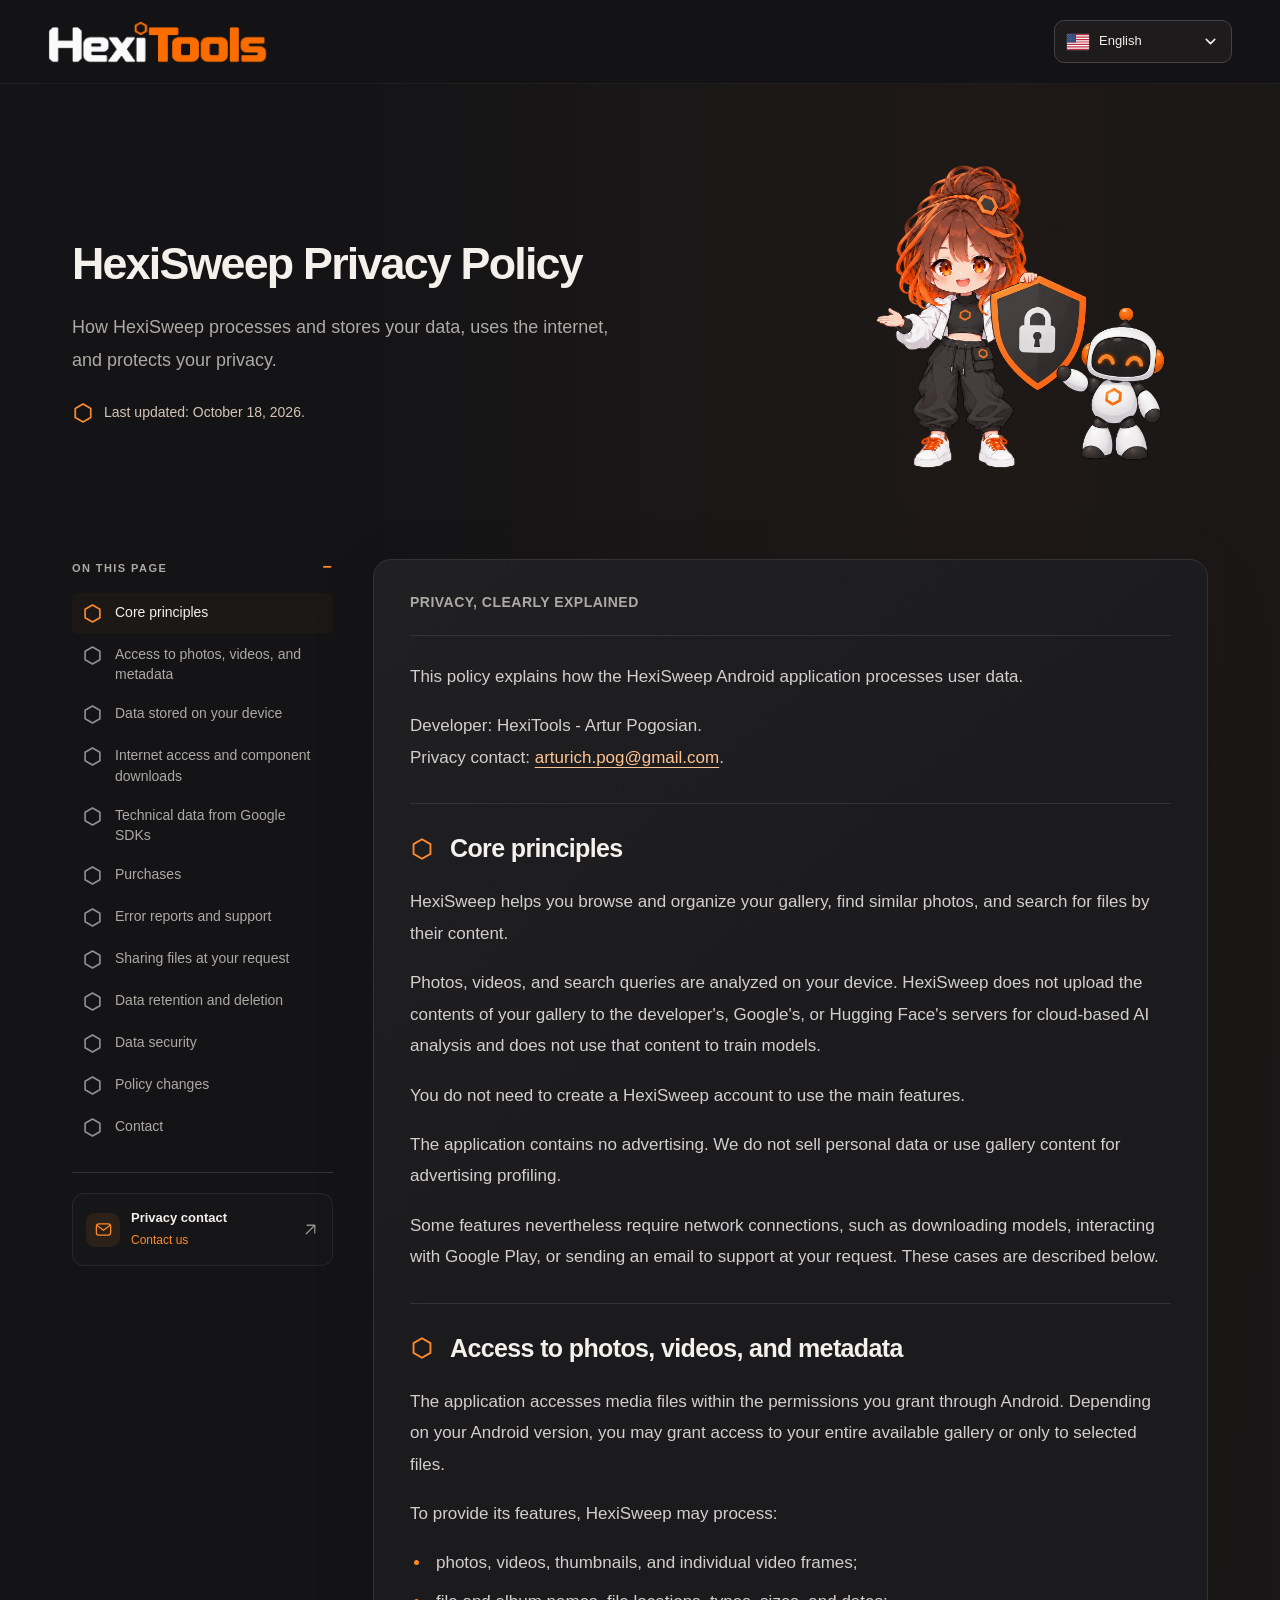
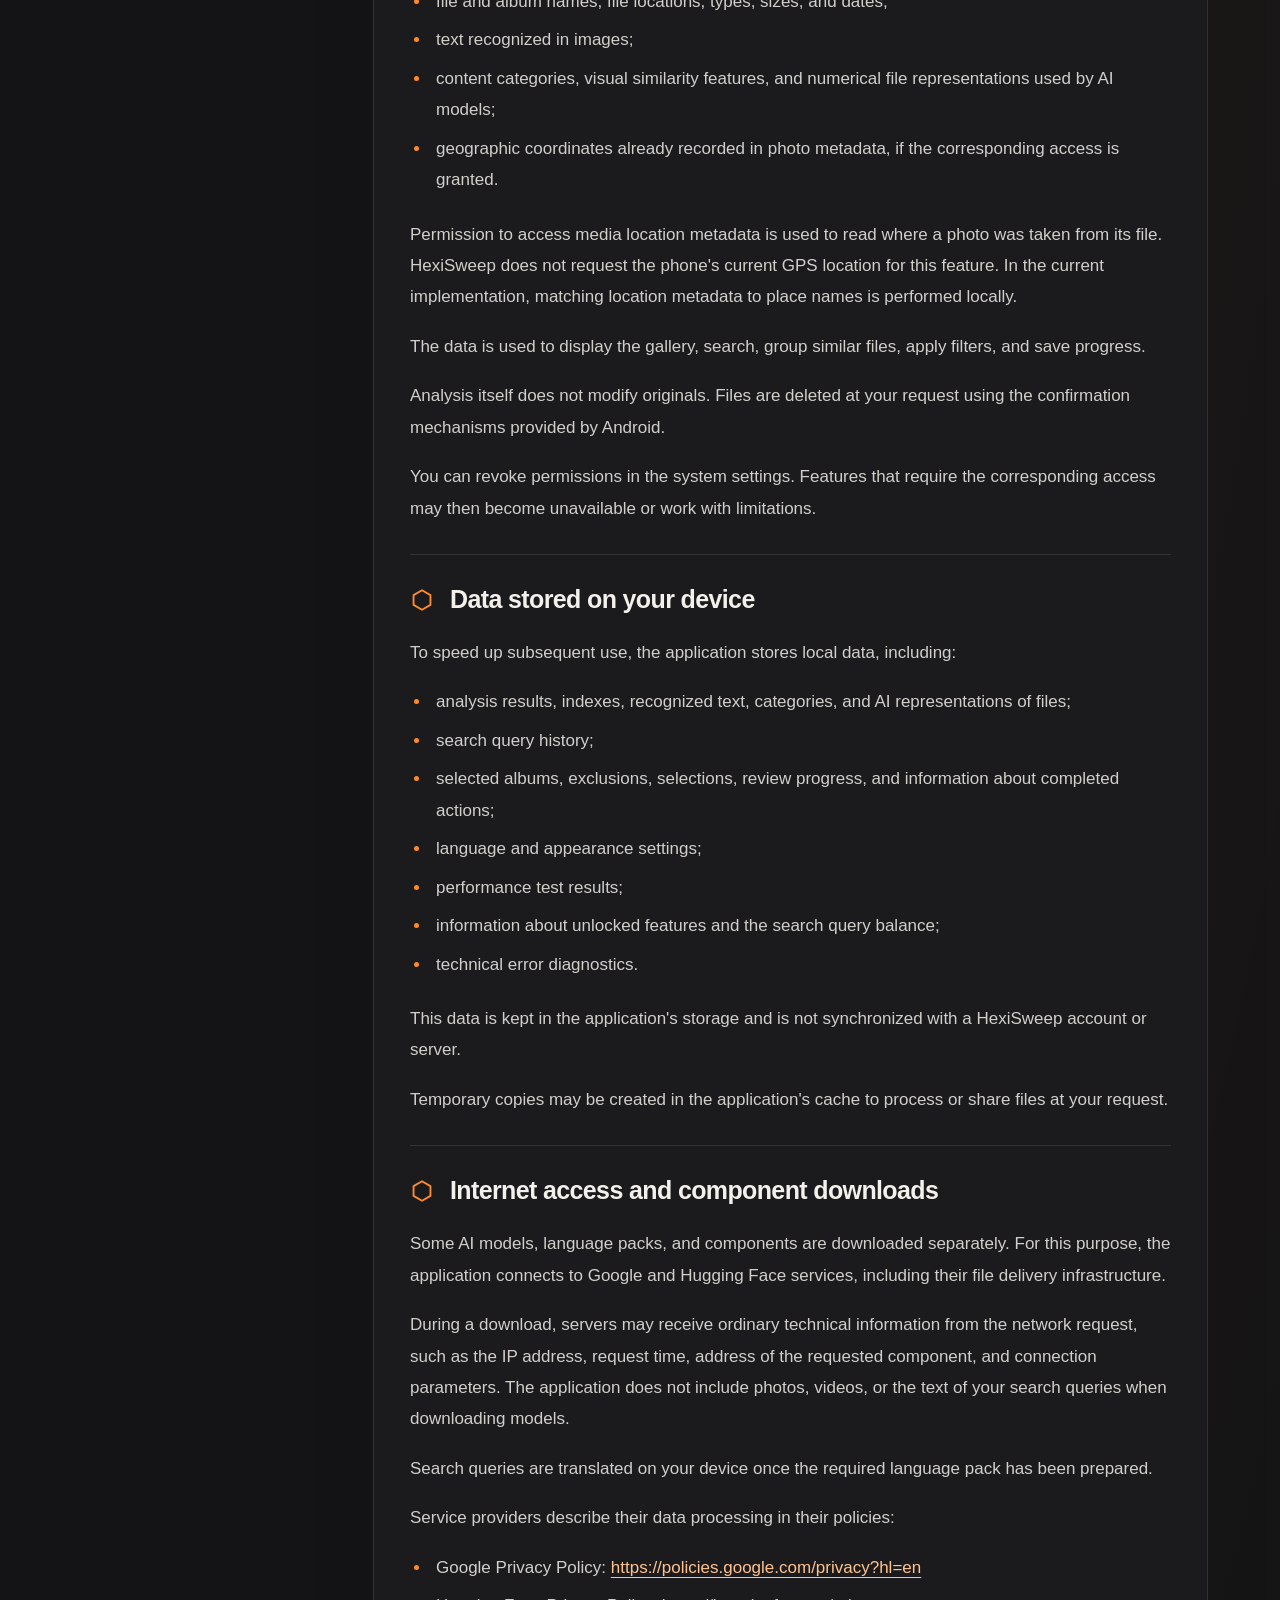
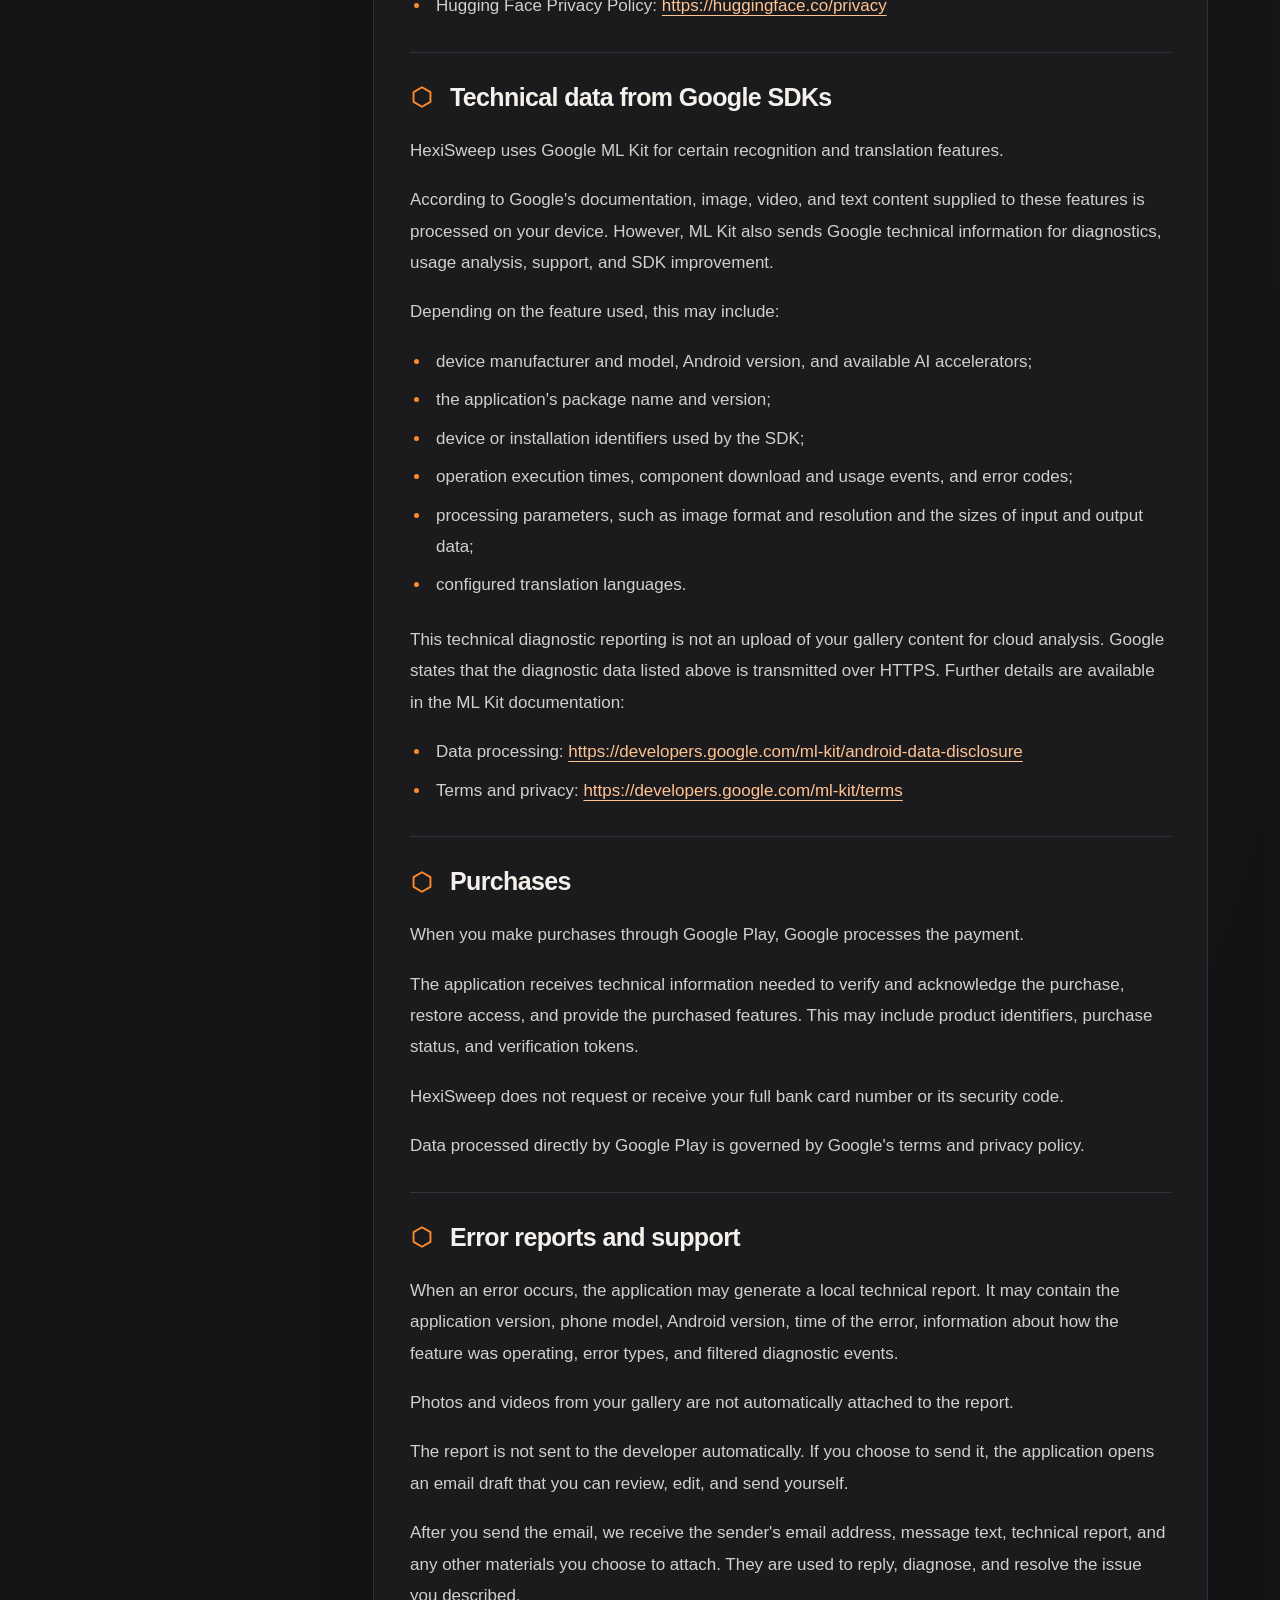
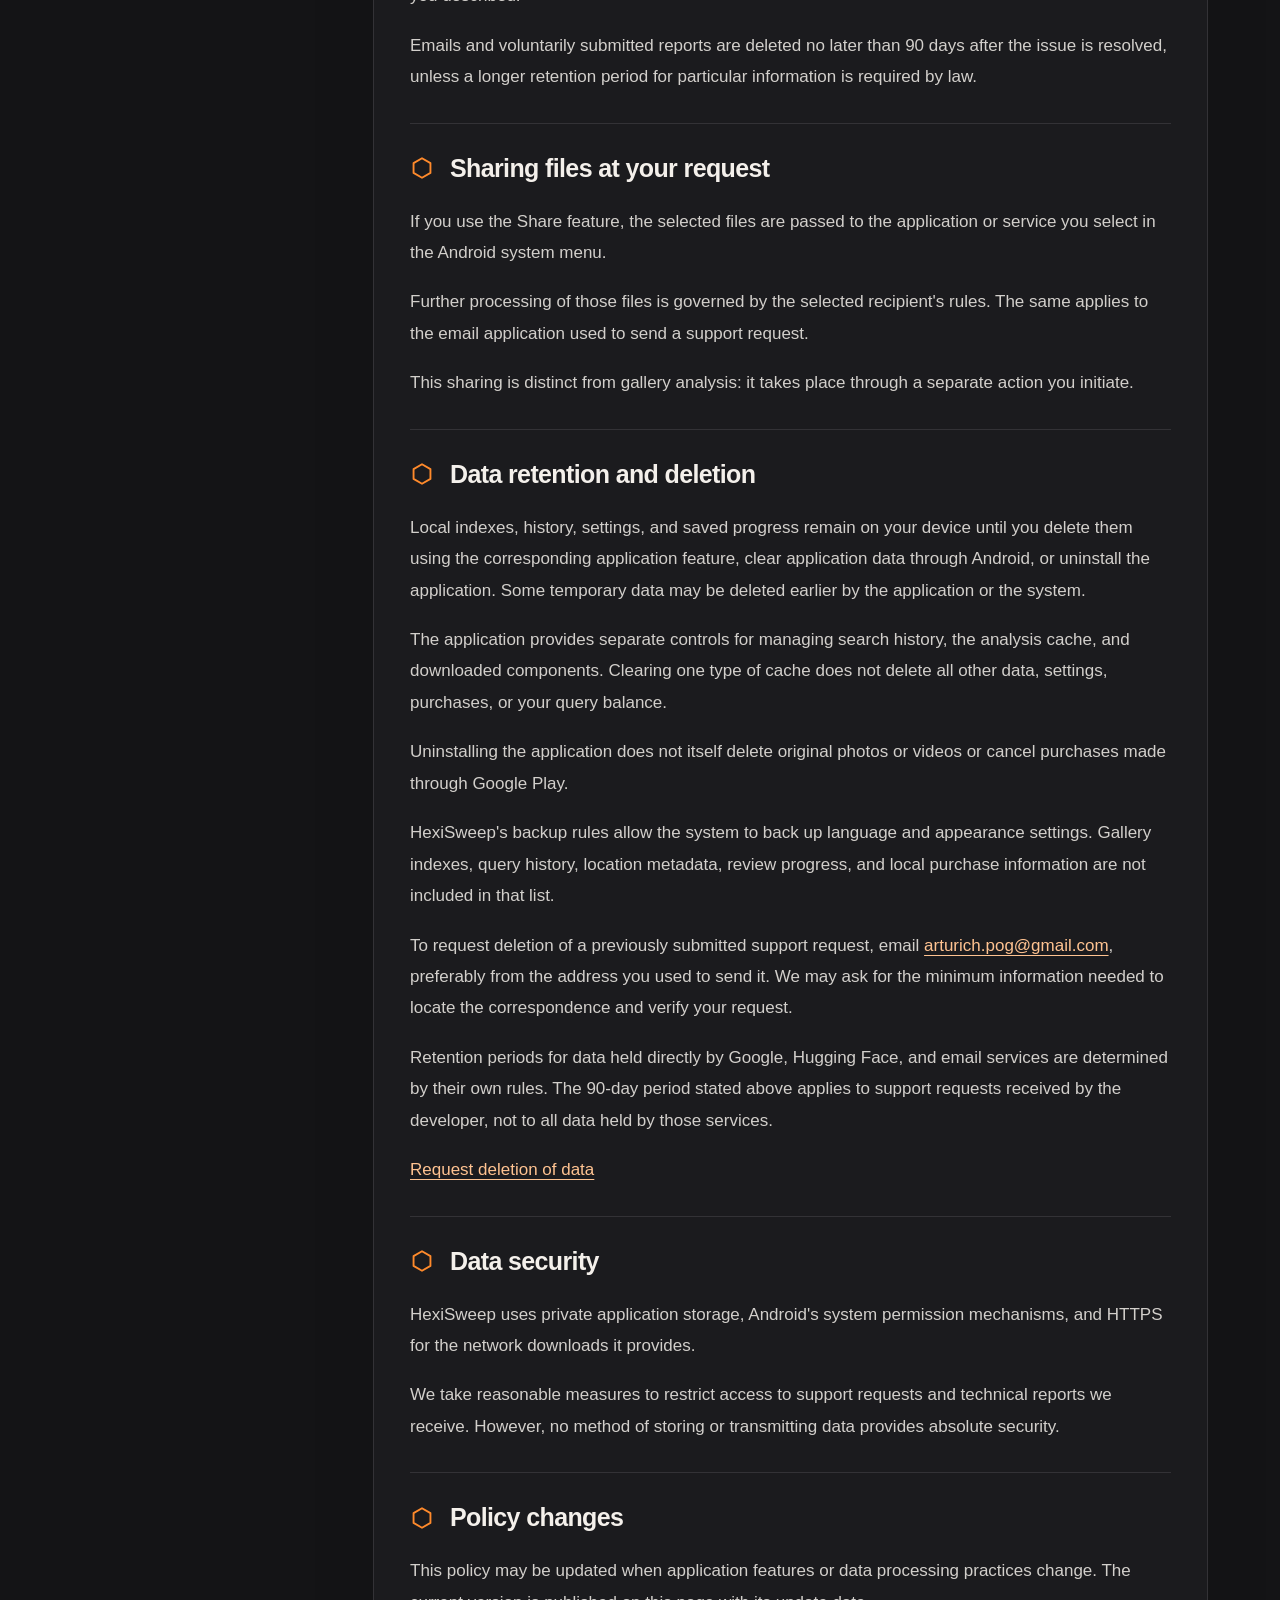
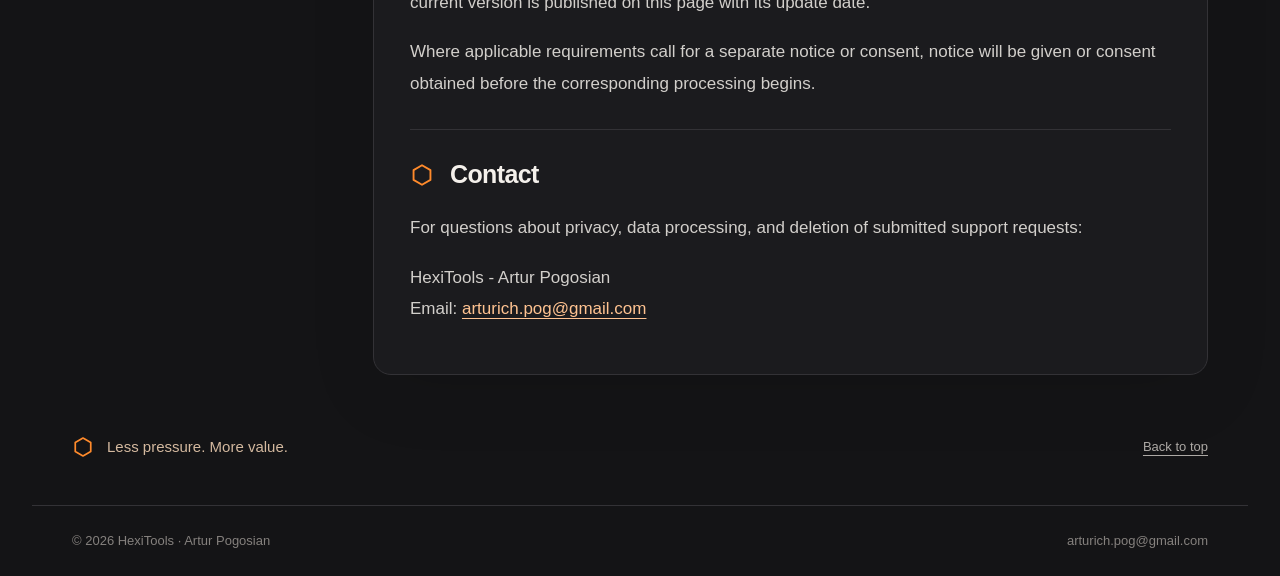
<file: hexisweep/index.html>
<!doctype html><html lang="en"><meta charset="utf-8"><meta name="viewport" content="width=device-width,initial-scale=1"><link rel="canonical" href="https://art1shock.github.io/hexitools-site/hexisweep/privacy/"><title>HexiSweep Privacy Policy</title><script>location.replace('privacy/'+location.search+location.hash)</script><noscript><meta http-equiv="refresh" content="0;url=privacy/"></noscript><a href="privacy/">HexiSweep Privacy Policy</a></html>
</file>
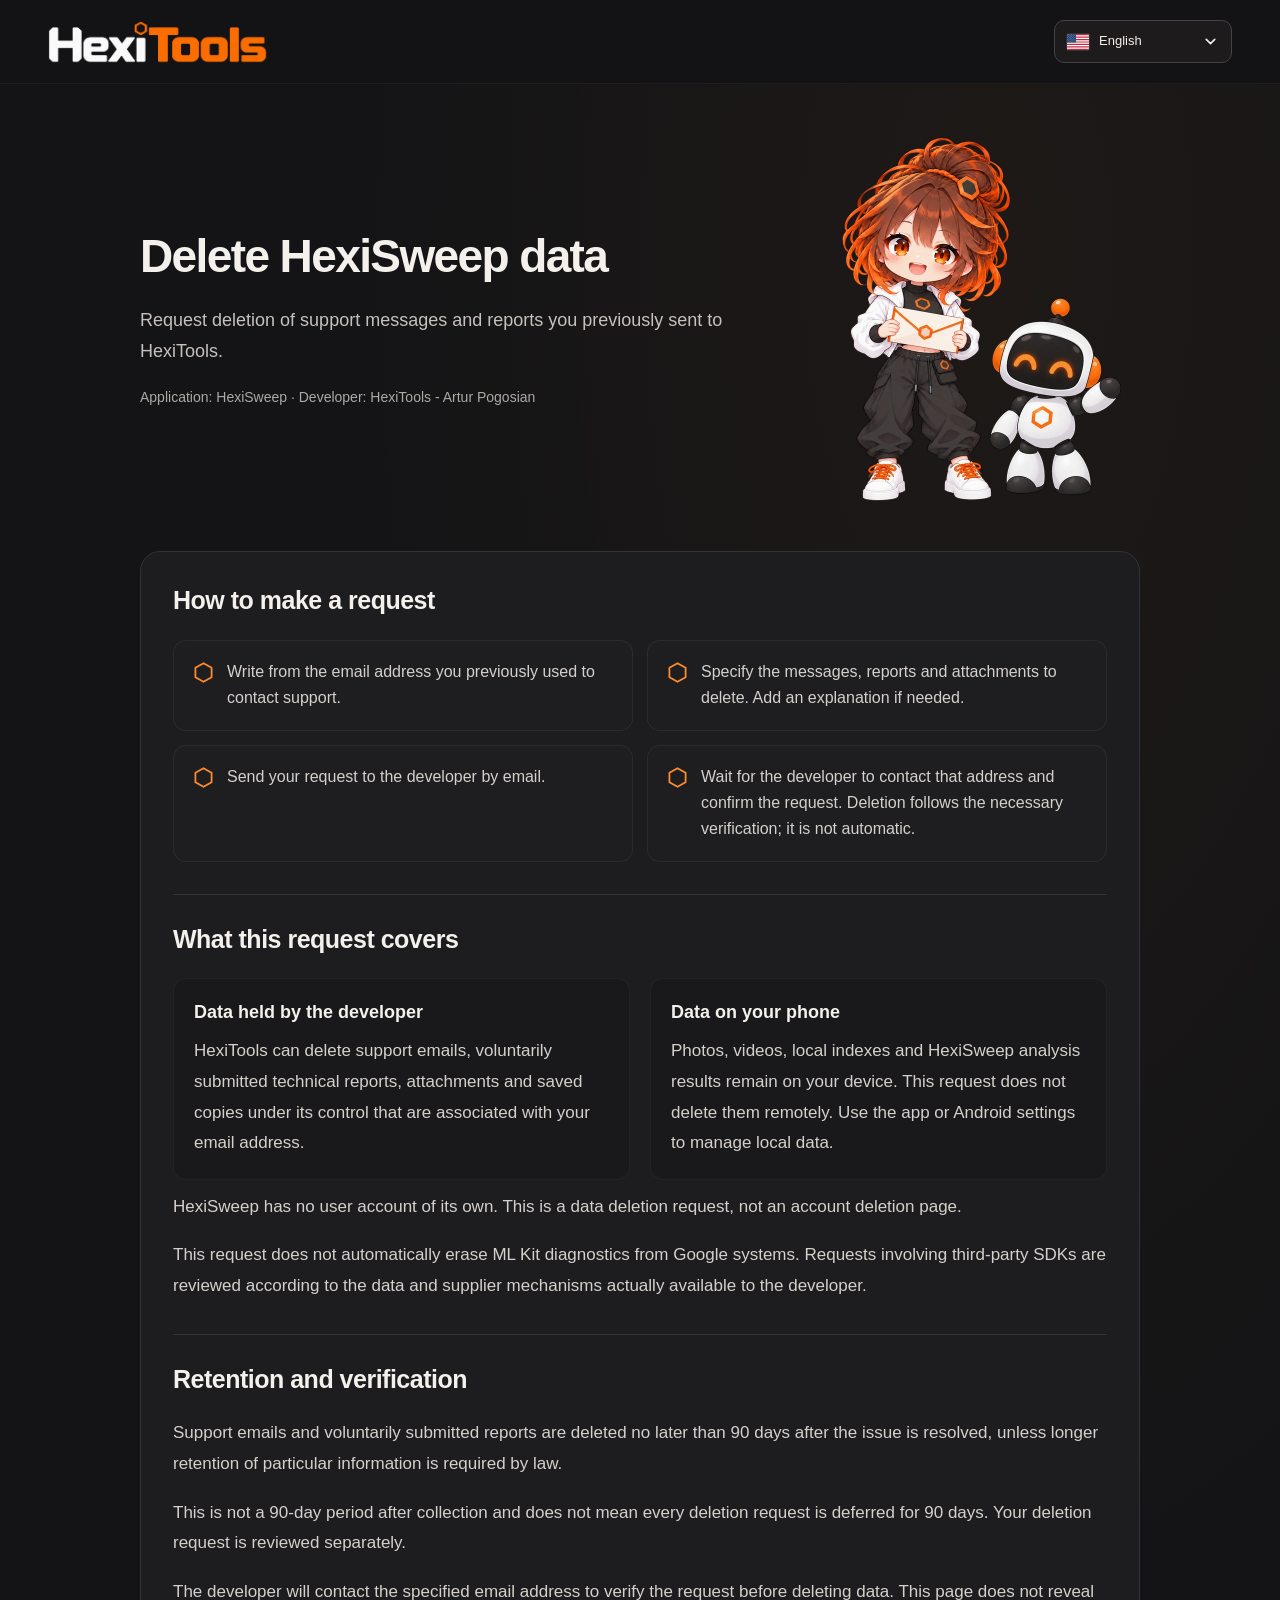
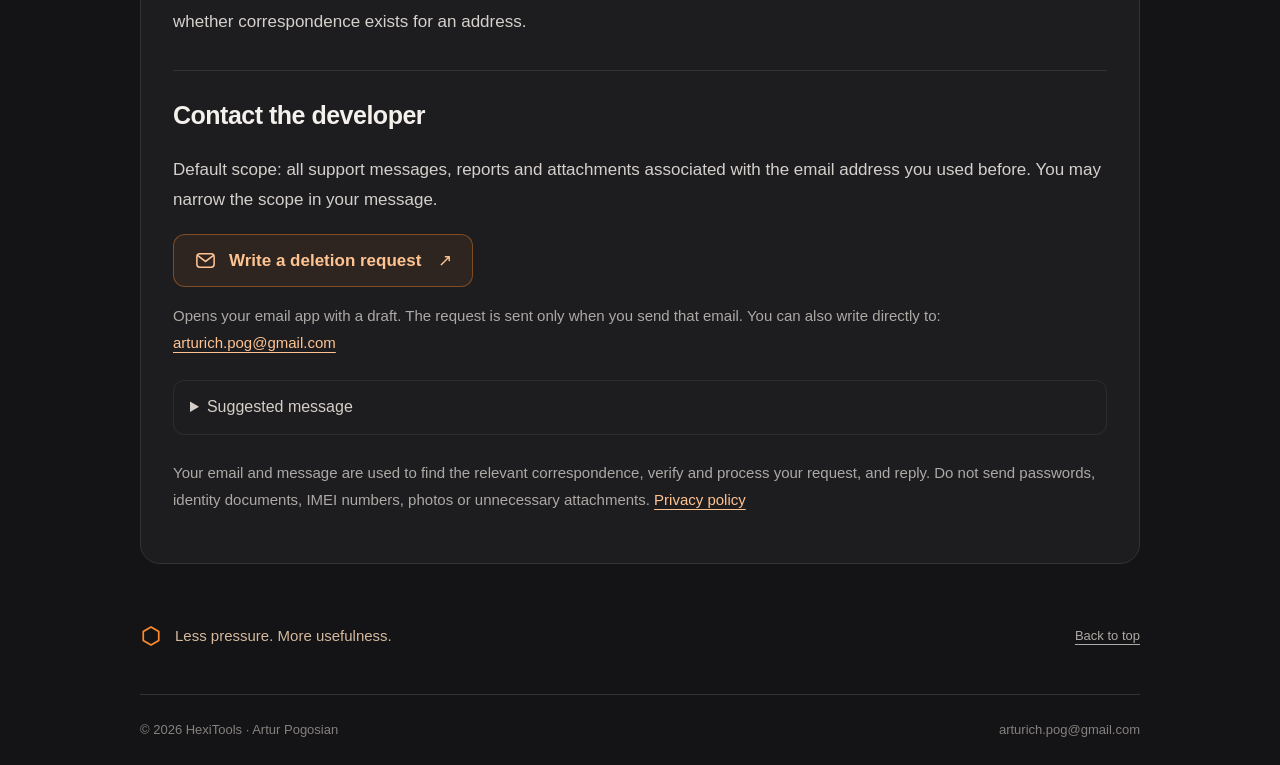
<file: hexisweep/delete-data/index.html>
<!doctype html><html lang="en" class="delete-page"><head><meta charset="utf-8"><meta name="viewport" content="width=device-width,initial-scale=1"><meta name="color-scheme" content="dark"><meta name="theme-color" content="#141416"><meta name="referrer" content="no-referrer"><meta name="description" content="Request deletion of HexiSweep support emails, reports and attachments held by HexiTools. Instructions in six languages, without an app or account."><title>Delete HexiSweep data · HexiTools</title><link rel="canonical" href="https://art1shock.github.io/hexitools-site/hexisweep/delete-data/"><link rel="icon" type="image/svg+xml" href="../privacy/hexagon.svg"><link rel="stylesheet" href="../privacy/style.css?v=20261019-7"><link rel="stylesheet" href="style.css?v=20261019-4"><script src="app.js?v=20261019-2" defer></script></head><body id="top"><header class="site-header"><div class="header-inner"><a aria-label="HexiTools" class="brand" href="#top"><img alt="HexiTools" height="378" src="../privacy/assets/hexitools-wordmark-v2.png" width="1980"/></a><div class="header-right"><div class="language"><label class="sr-only" data-ui="8" for="language">Language</label><select class="language-native" id="language"><option value="en">English</option><option value="ru">Русский</option><option value="es">Español</option><option value="de">Deutsch</option><option value="fr">Français</option><option value="pt-BR">Português (Brasil)</option></select><button aria-controls="language-menu" aria-expanded="false" aria-haspopup="listbox" class="language-toggle" hidden="" id="language-toggle" type="button"><img alt="" height="16" id="language-flag" src="../privacy/assets/flags/en.svg" width="22"/><span id="language-name">English</span><svg aria-hidden="true" class="language-chevron" fill="none" viewbox="0 0 20 20"><path d="m5 7.5 5 5 5-5" stroke="currentColor" stroke-linecap="round" stroke-linejoin="round" stroke-width="1.8"></path></svg></button><div aria-label="Language" class="language-menu" hidden="" id="language-menu" role="listbox" tabindex="-1"></div></div></div></div></header><main class="delete-wrap"><section class="delete-hero"><div><h1 id="page-title">Delete HexiSweep data</h1><p id="page-lead">Request deletion of support messages and reports you previously sent to HexiTools.</p><p id="developer-line">Application: HexiSweep · Developer: HexiTools - Artur Pogosian</p></div><img src="assets/hexi_delete_request_v1.webp" alt="" width="680" height="744"></section><noscript><div class="no-js-note">Instructions and direct email contact remain available without JavaScript.<br><a href="#en-steps" lang="en">en</a> · <a href="#ru-steps" lang="ru">ru</a> · <a href="#es-steps" lang="es">es</a> · <a href="#de-steps" lang="de">de</a> · <a href="#fr-steps" lang="fr">fr</a> · <a href="#pt-BR-steps" lang="pt-BR">pt-BR</a></div><style>.delete-copy[hidden]{display:block!important}.delete-copy{margin-bottom:40px}.language{display:none}</style></noscript><div class="delete-document"><article lang="en" id="delete-en" class="delete-copy">
<section data-block="steps" id="en-steps"><h2>How to make a request</h2><ol class="steps"><li><span class="site-hex step-hex" aria-hidden="true"></span><span>Write from the email address you previously used to contact support.</span></li><li><span class="site-hex step-hex" aria-hidden="true"></span><span>Specify the messages, reports and attachments to delete. Add an explanation if needed.</span></li><li><span class="site-hex step-hex" aria-hidden="true"></span><span>Send your request to the developer by email.</span></li><li><span class="site-hex step-hex" aria-hidden="true"></span><span>Wait for the developer to contact that address and confirm the request. Deletion follows the necessary verification; it is not automatic.</span></li></ol></section>
<section data-block="scope" id="en-scope"><h2>What this request covers</h2><div class="scope-grid"><div><h3>Data held by the developer</h3><p>HexiTools can delete support emails, voluntarily submitted technical reports, attachments and saved copies under its control that are associated with your email address.</p></div><div><h3>Data on your phone</h3><p>Photos, videos, local indexes and HexiSweep analysis results remain on your device. This request does not delete them remotely. Use the app or Android settings to manage local data.</p></div></div><p>HexiSweep has no user account of its own. This is a data deletion request, not an account deletion page.</p><p>This request does not automatically erase ML Kit diagnostics from Google systems. Requests involving third-party SDKs are reviewed according to the data and supplier mechanisms actually available to the developer.</p></section>
<section data-block="retention" id="en-retention"><h2>Retention and verification</h2><p>Support emails and voluntarily submitted reports are deleted no later than 90 days after the issue is resolved, unless longer retention of particular information is required by law.</p><p>This is not a 90-day period after collection and does not mean every deletion request is deferred for 90 days. Your deletion request is reviewed separately.</p><p>The developer will contact the specified email address to verify the request before deleting data. This page does not reveal whether correspondence exists for an address.</p></section>
<section data-block="request" id="en-request" class="request-panel"><h2>Contact the developer</h2><p>Default scope: all support messages, reports and attachments associated with the email address you used before. You may narrow the scope in your message.</p><a class="email-button" href="mailto:arturich.pog@gmail.com?subject=HexiSweep%20-%20data%20deletion%20request&amp;body=Application%3A%20HexiSweep%0APrevious%20support%20email%20address%3A%20%5Byour%20email%5D%0AData%20to%20delete%3A%20all%20associated%20support%20messages%2C%20reports%20and%20attachments%0AAdditional%20information%20%28optional%29%3A%20%5Bdetails%5D"><svg viewBox="0 0 24 24" fill="none" stroke="currentColor" stroke-width="1.6" aria-hidden="true"><rect x="3" y="5" width="18" height="14" rx="3"/><path d="m4 7 8 6 8-6"/></svg><span>Write a deletion request</span><span aria-hidden="true">↗</span></a><p class="mail-hint">Opens your email app with a draft. The request is sent only when you send that email. You can also write directly to:<br><a class="direct-email" href="mailto:arturich.pog@gmail.com">arturich.pog@gmail.com</a></p><details class="message-template"><summary>Suggested message</summary><pre>Application: HexiSweep
Previous support email address: [your email]
Data to delete: all associated support messages, reports and attachments
Additional information (optional): [details]</pre></details><p class="usage">Your email and message are used to find the relevant correspondence, verify and process your request, and reply. Do not send passwords, identity documents, IMEI numbers, photos or unnecessary attachments. <a class="privacy-link" href="../privacy/?lang=en" target="_blank" rel="noopener noreferrer">Privacy policy</a></p></section>
</article><article lang="ru" id="delete-ru" class="delete-copy" hidden>
<section data-block="steps" id="ru-steps"><h2>Как отправить запрос</h2><ol class="steps"><li><span class="site-hex step-hex" aria-hidden="true"></span><span>Напишите с адреса электронной почты, с которого ранее обращались в поддержку.</span></li><li><span class="site-hex step-hex" aria-hidden="true"></span><span>Укажите обращения, отчёты и вложения, которые хотите удалить. При необходимости добавьте пояснение.</span></li><li><span class="site-hex step-hex" aria-hidden="true"></span><span>Отправьте запрос разработчику по электронной почте.</span></li><li><span class="site-hex step-hex" aria-hidden="true"></span><span>Дождитесь письма разработчика на этот адрес для подтверждения запроса. Удаление выполняется после необходимой проверки, а не автоматически.</span></li></ol></section>
<section data-block="scope" id="ru-scope"><h2>Какие данные можно удалить</h2><div class="scope-grid"><div><h3>Данные у разработчика</h3><p>HexiTools может удалить находящиеся под его контролем письма поддержки, добровольно присланные технические отчёты, вложения и сохранённые копии, связанные с вашим email.</p></div><div><h3>Данные на телефоне</h3><p>Фотографии, видео, локальные индексы и результаты анализа HexiSweep находятся на вашем устройстве. Этот запрос не удаляет их дистанционно. Управлять локальными данными можно в приложении или настройках Android.</p></div></div><p>У HexiSweep нет собственного пользовательского аккаунта. Эта страница предназначена для удаления данных, а не аккаунта.</p><p>Запрос не удаляет автоматически диагностику ML Kit из систем Google. Обращения, затрагивающие сторонние SDK, рассматриваются с учётом реально доступных разработчику данных и механизмов поставщика.</p></section>
<section data-block="retention" id="ru-retention"><h2>Хранение и проверка запроса</h2><p>Письма поддержки и добровольно присланные отчёты удаляются не позднее 90 дней после решения вопроса, кроме случаев обязательного хранения отдельных сведений по закону.</p><p>Это не срок в 90 дней после сбора данных и не разрешение откладывать любой запрос на удаление на 90 дней. Запрос на удаление рассматривается отдельно.</p><p>Перед удалением разработчик связывается с указанным адресом для проверки запроса. Страница не раскрывает, существует ли переписка по определённому email.</p></section>
<section data-block="request" id="ru-request" class="request-panel"><h2>Связаться с разработчиком</h2><p>По умолчанию можно запросить удаление всех обращений, отчётов и вложений, связанных с email предыдущего обращения. При желании уточните состав данных в письме.</p><a class="email-button" href="mailto:arturich.pog@gmail.com?subject=HexiSweep%20-%20%D0%B7%D0%B0%D0%BF%D1%80%D0%BE%D1%81%20%D0%BD%D0%B0%20%D1%83%D0%B4%D0%B0%D0%BB%D0%B5%D0%BD%D0%B8%D0%B5%20%D0%B4%D0%B0%D0%BD%D0%BD%D1%8B%D1%85&amp;body=%D0%9F%D1%80%D0%B8%D0%BB%D0%BE%D0%B6%D0%B5%D0%BD%D0%B8%D0%B5%3A%20HexiSweep%0AEmail%20%D0%BF%D1%80%D0%B5%D0%B4%D1%8B%D0%B4%D1%83%D1%89%D0%B5%D0%B3%D0%BE%20%D0%BE%D0%B1%D1%80%D0%B0%D1%89%D0%B5%D0%BD%D0%B8%D1%8F%3A%20%5B%D0%B2%D0%B0%D1%88%20%D0%B0%D0%B4%D1%80%D0%B5%D1%81%5D%0A%D0%9A%D0%B0%D0%BA%D0%B8%D0%B5%20%D0%B4%D0%B0%D0%BD%D0%BD%D1%8B%D0%B5%20%D1%83%D0%B4%D0%B0%D0%BB%D0%B8%D1%82%D1%8C%3A%20%D0%B2%D1%81%D0%B5%20%D1%81%D0%B2%D1%8F%D0%B7%D0%B0%D0%BD%D0%BD%D1%8B%D0%B5%20%D0%BE%D0%B1%D1%80%D0%B0%D1%89%D0%B5%D0%BD%D0%B8%D1%8F%2C%20%D0%BE%D1%82%D1%87%D1%91%D1%82%D1%8B%20%D0%B8%20%D0%B2%D0%BB%D0%BE%D0%B6%D0%B5%D0%BD%D0%B8%D1%8F%0A%D0%94%D0%BE%D0%BF%D0%BE%D0%BB%D0%BD%D0%B8%D1%82%D0%B5%D0%BB%D1%8C%D0%BD%D0%B0%D1%8F%20%D0%B8%D0%BD%D1%84%D0%BE%D1%80%D0%BC%D0%B0%D1%86%D0%B8%D1%8F%20%28%D0%BD%D0%B5%D0%BE%D0%B1%D1%8F%D0%B7%D0%B0%D1%82%D0%B5%D0%BB%D1%8C%D0%BD%D0%BE%29%3A%20%5B%D0%BF%D0%BE%D1%8F%D1%81%D0%BD%D0%B5%D0%BD%D0%B8%D0%B5%5D"><svg viewBox="0 0 24 24" fill="none" stroke="currentColor" stroke-width="1.6" aria-hidden="true"><rect x="3" y="5" width="18" height="14" rx="3"/><path d="m4 7 8 6 8-6"/></svg><span>Написать запрос на удаление</span><span aria-hidden="true">↗</span></a><p class="mail-hint">Откроется почтовое приложение с черновиком. Запрос будет отправлен только после отправки письма вами. Также можно написать напрямую:<br><a class="direct-email" href="mailto:arturich.pog@gmail.com">arturich.pog@gmail.com</a></p><details class="message-template"><summary>Шаблон письма</summary><pre>Приложение: HexiSweep
Email предыдущего обращения: [ваш адрес]
Какие данные удалить: все связанные обращения, отчёты и вложения
Дополнительная информация (необязательно): [пояснение]</pre></details><p class="usage">Ваш email и текст письма используются для поиска переписки, проверки и обработки запроса, а также ответа. Не присылайте пароли, документы, IMEI, фотографии и ненужные вложения. <a class="privacy-link" href="../privacy/?lang=ru" target="_blank" rel="noopener noreferrer">Политика конфиденциальности</a></p></section>
</article><article lang="es" id="delete-es" class="delete-copy" hidden>
<section data-block="steps" id="es-steps"><h2>Cómo enviar una solicitud</h2><ol class="steps"><li><span class="site-hex step-hex" aria-hidden="true"></span><span>Escribe desde el correo electrónico que usaste para contactar con soporte.</span></li><li><span class="site-hex step-hex" aria-hidden="true"></span><span>Indica los mensajes, informes y archivos adjuntos que deseas eliminar. Añade una explicación si es necesario.</span></li><li><span class="site-hex step-hex" aria-hidden="true"></span><span>Envía tu solicitud al desarrollador por correo electrónico.</span></li><li><span class="site-hex step-hex" aria-hidden="true"></span><span>Espera a que el desarrollador contacte con esa dirección para confirmar la solicitud. La eliminación se realiza tras la verificación necesaria, no automáticamente.</span></li></ol></section>
<section data-block="scope" id="es-scope"><h2>Qué datos puedes solicitar que se eliminen</h2><div class="scope-grid"><div><h3>Datos en poder del desarrollador</h3><p>HexiTools puede eliminar correos de soporte, informes técnicos enviados voluntariamente, adjuntos y copias guardadas bajo su control que estén vinculados a tu correo electrónico.</p></div><div><h3>Datos en tu teléfono</h3><p>Las fotos, vídeos, índices locales y resultados del análisis de HexiSweep permanecen en tu dispositivo. Esta solicitud no los elimina de forma remota. Puedes gestionar los datos locales en la aplicación o en los ajustes de Android.</p></div></div><p>HexiSweep no tiene una cuenta de usuario propia. Esta página sirve para solicitar la eliminación de datos, no de una cuenta.</p><p>La solicitud no elimina automáticamente los diagnósticos de ML Kit de los sistemas de Google. Las solicitudes relativas a SDK de terceros se revisan según los datos y mecanismos del proveedor realmente disponibles para el desarrollador.</p></section>
<section data-block="retention" id="es-retention"><h2>Conservación y verificación</h2><p>Los correos de soporte y los informes enviados voluntariamente se eliminan como máximo 90 días después de resolver el asunto, salvo que la ley exija conservar determinados datos durante más tiempo.</p><p>Este plazo no empieza cuando se recopilan los datos ni permite aplazar todas las solicitudes de eliminación durante 90 días. Cada solicitud de eliminación se revisa por separado.</p><p>Antes de eliminar los datos, el desarrollador contactará con la dirección indicada para verificar la solicitud. Esta página no revela si existe correspondencia para una dirección.</p></section>
<section data-block="request" id="es-request" class="request-panel"><h2>Contactar con el desarrollador</h2><p>Puedes solicitar por defecto todos los mensajes, informes y adjuntos asociados al correo que usaste antes. Si lo deseas, delimita los datos en tu mensaje.</p><a class="email-button" href="mailto:arturich.pog@gmail.com?subject=HexiSweep%20-%20solicitud%20de%20eliminaci%C3%B3n%20de%20datos&amp;body=Aplicaci%C3%B3n%3A%20HexiSweep%0ACorreo%20de%20la%20consulta%20anterior%3A%20%5Btu%20correo%5D%0ADatos%20que%20eliminar%3A%20todos%20los%20mensajes%20de%20soporte%2C%20informes%20y%20adjuntos%20asociados%0AInformaci%C3%B3n%20adicional%20%28opcional%29%3A%20%5Bdetalles%5D"><svg viewBox="0 0 24 24" fill="none" stroke="currentColor" stroke-width="1.6" aria-hidden="true"><rect x="3" y="5" width="18" height="14" rx="3"/><path d="m4 7 8 6 8-6"/></svg><span>Escribir una solicitud de eliminación</span><span aria-hidden="true">↗</span></a><p class="mail-hint">Abre tu aplicación de correo con un borrador. La solicitud solo se envía cuando envías el mensaje. También puedes escribir directamente a:<br><a class="direct-email" href="mailto:arturich.pog@gmail.com">arturich.pog@gmail.com</a></p><details class="message-template"><summary>Mensaje sugerido</summary><pre>Aplicación: HexiSweep
Correo de la consulta anterior: [tu correo]
Datos que eliminar: todos los mensajes de soporte, informes y adjuntos asociados
Información adicional (opcional): [detalles]</pre></details><p class="usage">Tu correo y tu mensaje se usan para localizar la correspondencia, verificar y tramitar la solicitud y responderte. No envíes contraseñas, documentos de identidad, IMEI, fotos ni adjuntos innecesarios. <a class="privacy-link" href="../privacy/?lang=es" target="_blank" rel="noopener noreferrer">Política de privacidad</a></p></section>
</article><article lang="de" id="delete-de" class="delete-copy" hidden>
<section data-block="steps" id="de-steps"><h2>So stellst du eine Anfrage</h2><ol class="steps"><li><span class="site-hex step-hex" aria-hidden="true"></span><span>Schreibe von der E-Mail-Adresse, mit der du den Support zuvor kontaktiert hast.</span></li><li><span class="site-hex step-hex" aria-hidden="true"></span><span>Gib an, welche Nachrichten, Berichte und Anhänge gelöscht werden sollen. Ergänze bei Bedarf eine Erklärung.</span></li><li><span class="site-hex step-hex" aria-hidden="true"></span><span>Sende deine Anfrage per E-Mail an den Entwickler.</span></li><li><span class="site-hex step-hex" aria-hidden="true"></span><span>Warte auf eine Nachricht des Entwicklers an diese Adresse, um die Anfrage zu bestätigen. Die Löschung erfolgt nach der notwendigen Prüfung, nicht automatisch.</span></li></ol></section>
<section data-block="scope" id="de-scope"><h2>Welche Daten gelöscht werden können</h2><div class="scope-grid"><div><h3>Daten beim Entwickler</h3><p>HexiTools kann Support-E-Mails, freiwillig eingesendete technische Berichte, Anhänge und gespeicherte Kopien unter seiner Kontrolle löschen, die mit deiner E-Mail-Adresse verknüpft sind.</p></div><div><h3>Daten auf deinem Smartphone</h3><p>Fotos, Videos, lokale Indizes und Analyseergebnisse von HexiSweep bleiben auf deinem Gerät. Diese Anfrage löscht sie nicht aus der Ferne. Lokale Daten kannst du in der App oder in den Android-Einstellungen verwalten.</p></div></div><p>HexiSweep hat kein eigenes Benutzerkonto. Diese Seite dient der Datenlöschung, nicht der Kontolöschung.</p><p>Die Anfrage löscht ML-Kit-Diagnosedaten nicht automatisch aus Google-Systemen. Anfragen zu Drittanbieter-SDKs werden anhand der Daten und Anbieterverfahren geprüft, die dem Entwickler tatsächlich zur Verfügung stehen.</p></section>
<section data-block="retention" id="de-retention"><h2>Aufbewahrung und Prüfung</h2><p>Support-E-Mails und freiwillig eingesendete Berichte werden spätestens 90 Tage nach Klärung des Anliegens gelöscht, sofern eine längere Aufbewahrung einzelner Angaben nicht gesetzlich vorgeschrieben ist.</p><p>Die Frist beginnt nicht mit der Erhebung und erlaubt nicht, jede Löschanfrage um 90 Tage zu verschieben. Löschanfragen werden gesondert geprüft.</p><p>Vor der Löschung kontaktiert der Entwickler die angegebene Adresse, um die Anfrage zu prüfen. Diese Seite verrät nicht, ob zu einer Adresse Korrespondenz vorhanden ist.</p></section>
<section data-block="request" id="de-request" class="request-panel"><h2>Entwickler kontaktieren</h2><p>Standardmäßig kannst du alle Supportnachrichten, Berichte und Anhänge zu deiner bisherigen E-Mail-Adresse anfordern. Du kannst den Umfang in deiner Nachricht eingrenzen.</p><a class="email-button" href="mailto:arturich.pog@gmail.com?subject=HexiSweep%20-%20Anfrage%20zur%20Datenl%C3%B6schung&amp;body=App%3A%20HexiSweep%0AE-Mail-Adresse%20der%20fr%C3%BCheren%20Anfrage%3A%20%5Bdeine%20Adresse%5D%0AZu%20l%C3%B6schende%20Daten%3A%20alle%20zugeh%C3%B6rigen%20Supportnachrichten%2C%20Berichte%20und%20Anh%C3%A4nge%0AZus%C3%A4tzliche%20Informationen%20%28optional%29%3A%20%5BDetails%5D"><svg viewBox="0 0 24 24" fill="none" stroke="currentColor" stroke-width="1.6" aria-hidden="true"><rect x="3" y="5" width="18" height="14" rx="3"/><path d="m4 7 8 6 8-6"/></svg><span>Löschanfrage per E-Mail schreiben</span><span aria-hidden="true">↗</span></a><p class="mail-hint">Öffnet deine E-Mail-App mit einem Entwurf. Die Anfrage wird erst versendet, wenn du die E-Mail absendest. Du kannst auch direkt schreiben an:<br><a class="direct-email" href="mailto:arturich.pog@gmail.com">arturich.pog@gmail.com</a></p><details class="message-template"><summary>Nachrichtenvorlage</summary><pre>App: HexiSweep
E-Mail-Adresse der früheren Anfrage: [deine Adresse]
Zu löschende Daten: alle zugehörigen Supportnachrichten, Berichte und Anhänge
Zusätzliche Informationen (optional): [Details]</pre></details><p class="usage">Deine E-Mail-Adresse und Nachricht dienen dazu, die Korrespondenz zu finden, deine Anfrage zu prüfen und zu bearbeiten sowie dir zu antworten. Sende keine Passwörter, Ausweisdokumente, IMEI-Nummern, Fotos oder unnötigen Anhänge. <a class="privacy-link" href="../privacy/?lang=de" target="_blank" rel="noopener noreferrer">Datenschutzerklärung</a></p></section>
</article><article lang="fr" id="delete-fr" class="delete-copy" hidden>
<section data-block="steps" id="fr-steps"><h2>Comment faire une demande</h2><ol class="steps"><li><span class="site-hex step-hex" aria-hidden="true"></span><span>Écrivez depuis l’adresse e-mail utilisée pour contacter le support auparavant.</span></li><li><span class="site-hex step-hex" aria-hidden="true"></span><span>Précisez les messages, rapports et pièces jointes à supprimer. Ajoutez une explication si nécessaire.</span></li><li><span class="site-hex step-hex" aria-hidden="true"></span><span>Envoyez votre demande au développeur par e-mail.</span></li><li><span class="site-hex step-hex" aria-hidden="true"></span><span>Attendez le message du développeur à cette adresse pour confirmer la demande. La suppression intervient après la vérification nécessaire, et non automatiquement.</span></li></ol></section>
<section data-block="scope" id="fr-scope"><h2>Données concernées</h2><div class="scope-grid"><div><h3>Données détenues par le développeur</h3><p>HexiTools peut supprimer les e-mails de support, rapports techniques envoyés volontairement, pièces jointes et copies conservées sous son contrôle qui sont associés à votre adresse e-mail.</p></div><div><h3>Données sur votre téléphone</h3><p>Les photos, vidéos, index locaux et résultats d’analyse de HexiSweep restent sur votre appareil. Cette demande ne les supprime pas à distance. Gérez les données locales dans l’application ou les paramètres Android.</p></div></div><p>HexiSweep ne possède pas de compte utilisateur propre. Cette page concerne la suppression de données, pas d’un compte.</p><p>La demande n’efface pas automatiquement les diagnostics ML Kit des systèmes de Google. Les demandes concernant des SDK tiers sont examinées selon les données et mécanismes du fournisseur réellement accessibles au développeur.</p></section>
<section data-block="retention" id="fr-retention"><h2>Conservation et vérification</h2><p>Les e-mails de support et les rapports envoyés volontairement sont supprimés au plus tard 90 jours après la résolution du problème, sauf si la loi impose de conserver certaines informations plus longtemps.</p><p>Ce délai ne commence pas à la collecte et ne permet pas de reporter toutes les demandes de suppression de 90 jours. Les demandes de suppression sont examinées séparément.</p><p>Avant la suppression, le développeur contacte l’adresse indiquée pour vérifier la demande. Cette page ne révèle pas si une correspondance existe pour une adresse.</p></section>
<section data-block="request" id="fr-request" class="request-panel"><h2>Contacter le développeur</h2><p>Vous pouvez demander par défaut tous les messages, rapports et pièces jointes liés à l’adresse utilisée auparavant. Vous pouvez préciser un périmètre plus restreint dans votre message.</p><a class="email-button" href="mailto:arturich.pog@gmail.com?subject=HexiSweep%20-%20demande%20de%20suppression%20de%20donn%C3%A9es&amp;body=Application%20%3A%20HexiSweep%0AAdresse%20utilis%C3%A9e%20pour%20la%20demande%20pr%C3%A9c%C3%A9dente%20%3A%20%5Bvotre%20adresse%5D%0ADonn%C3%A9es%20%C3%A0%20supprimer%20%3A%20tous%20les%20messages%2C%20rapports%20et%20pi%C3%A8ces%20jointes%20associ%C3%A9s%0AInformations%20compl%C3%A9mentaires%20%28facultatif%29%20%3A%20%5Bpr%C3%A9cisions%5D"><svg viewBox="0 0 24 24" fill="none" stroke="currentColor" stroke-width="1.6" aria-hidden="true"><rect x="3" y="5" width="18" height="14" rx="3"/><path d="m4 7 8 6 8-6"/></svg><span>Rédiger une demande de suppression</span><span aria-hidden="true">↗</span></a><p class="mail-hint">Ouvre votre application de messagerie avec un brouillon. La demande n’est envoyée que lorsque vous envoyez cet e-mail. Vous pouvez aussi écrire directement à :<br><a class="direct-email" href="mailto:arturich.pog@gmail.com">arturich.pog@gmail.com</a></p><details class="message-template"><summary>Modèle de message</summary><pre>Application : HexiSweep
Adresse utilisée pour la demande précédente : [votre adresse]
Données à supprimer : tous les messages, rapports et pièces jointes associés
Informations complémentaires (facultatif) : [précisions]</pre></details><p class="usage">Votre adresse et votre message servent à retrouver la correspondance, vérifier et traiter la demande, puis vous répondre. N’envoyez pas de mots de passe, de pièces d’identité, d’IMEI, de photos ou de pièces jointes inutiles. <a class="privacy-link" href="../privacy/?lang=fr" target="_blank" rel="noopener noreferrer">Politique de confidentialité</a></p></section>
</article><article lang="pt-BR" id="delete-pt-BR" class="delete-copy" hidden>
<section data-block="steps" id="pt-BR-steps"><h2>Como enviar uma solicitação</h2><ol class="steps"><li><span class="site-hex step-hex" aria-hidden="true"></span><span>Escreva usando o endereço de e-mail com o qual entrou em contato com o suporte anteriormente.</span></li><li><span class="site-hex step-hex" aria-hidden="true"></span><span>Indique as mensagens, os relatórios e os anexos que deseja excluir. Acrescente uma explicação, se necessário.</span></li><li><span class="site-hex step-hex" aria-hidden="true"></span><span>Envie a solicitação ao desenvolvedor por e-mail.</span></li><li><span class="site-hex step-hex" aria-hidden="true"></span><span>Aguarde a mensagem do desenvolvedor nesse endereço para confirmar a solicitação. A exclusão ocorre após a verificação necessária, não automaticamente.</span></li></ol></section>
<section data-block="scope" id="pt-BR-scope"><h2>Quais dados podem ser excluídos</h2><div class="scope-grid"><div><h3>Dados em poder do desenvolvedor</h3><p>A HexiTools pode excluir e-mails de suporte, relatórios técnicos enviados voluntariamente, anexos e cópias salvas sob seu controle que estejam associados ao seu e-mail.</p></div><div><h3>Dados no seu celular</h3><p>Fotos, vídeos, índices locais e resultados da análise do HexiSweep permanecem no seu dispositivo. Esta solicitação não os exclui remotamente. Gerencie os dados locais no aplicativo ou nas configurações do Android.</p></div></div><p>O HexiSweep não possui uma conta de usuário própria. Esta página trata da exclusão de dados, não de uma conta.</p><p>A solicitação não apaga automaticamente os diagnósticos do ML Kit dos sistemas do Google. Solicitações que envolvam SDKs de terceiros são analisadas conforme os dados e mecanismos do fornecedor realmente disponíveis ao desenvolvedor.</p></section>
<section data-block="retention" id="pt-BR-retention"><h2>Retenção e verificação</h2><p>Os e-mails de suporte e os relatórios enviados voluntariamente são excluídos em até 90 dias após a resolução do assunto, salvo quando a lei exigir a retenção de determinadas informações por mais tempo.</p><p>Esse prazo não começa na coleta nem permite adiar toda solicitação de exclusão por 90 dias. Solicitações de exclusão são analisadas separadamente.</p><p>Antes de excluir os dados, o desenvolvedor entra em contato com o endereço informado para verificar a solicitação. Esta página não revela se existe correspondência associada a um endereço.</p></section>
<section data-block="request" id="pt-BR-request" class="request-panel"><h2>Entrar em contato com o desenvolvedor</h2><p>Por padrão, você pode solicitar todas as mensagens, os relatórios e os anexos associados ao e-mail usado anteriormente. Se preferir, delimite o escopo na mensagem.</p><a class="email-button" href="mailto:arturich.pog@gmail.com?subject=HexiSweep%20-%20solicita%C3%A7%C3%A3o%20de%20exclus%C3%A3o%20de%20dados&amp;body=Aplicativo%3A%20HexiSweep%0AE-mail%20do%20contato%20anterior%3A%20%5Bseu%20endere%C3%A7o%5D%0ADados%20a%20excluir%3A%20todas%20as%20mensagens%2C%20relat%C3%B3rios%20e%20anexos%20associados%0AInforma%C3%A7%C3%B5es%20adicionais%20%28opcional%29%3A%20%5Bdetalhes%5D"><svg viewBox="0 0 24 24" fill="none" stroke="currentColor" stroke-width="1.6" aria-hidden="true"><rect x="3" y="5" width="18" height="14" rx="3"/><path d="m4 7 8 6 8-6"/></svg><span>Escrever solicitação de exclusão</span><span aria-hidden="true">↗</span></a><p class="mail-hint">Abre seu aplicativo de e-mail com um rascunho. A solicitação só é enviada quando você envia a mensagem. Você também pode escrever diretamente para:<br><a class="direct-email" href="mailto:arturich.pog@gmail.com">arturich.pog@gmail.com</a></p><details class="message-template"><summary>Modelo de mensagem</summary><pre>Aplicativo: HexiSweep
E-mail do contato anterior: [seu endereço]
Dados a excluir: todas as mensagens, relatórios e anexos associados
Informações adicionais (opcional): [detalhes]</pre></details><p class="usage">Seu e-mail e sua mensagem são usados para localizar a correspondência, verificar e processar a solicitação e responder. Não envie senhas, documentos de identidade, IMEI, fotos ou anexos desnecessários. <a class="privacy-link" href="../privacy/?lang=pt-BR" target="_blank" rel="noopener noreferrer">Política de privacidade</a></p></section>
</article></div><div class="closing"><div><span aria-hidden="true" class="site-hex closing-hex"></span><span id="footer-line">Less pressure. More usefulness.</span></div><a id="back-top" href="#top">Back to top</a></div><footer><span>© 2026 HexiTools · Artur Pogosian</span><div class="footer-links"><a href="mailto:arturich.pog@gmail.com">arturich.pog@gmail.com</a></div></footer></main><script type="application/json" id="translations">{"en": {"title": "Delete HexiSweep data", "lead": "Request deletion of support messages and reports you previously sent to HexiTools.", "stepsTitle": "How to make a request", "steps": ["Write from the email address you previously used to contact support.", "Specify the messages, reports and attachments to delete. Add an explanation if needed.", "Send your request to the developer by email.", "Wait for the developer to contact that address and confirm the request. Deletion follows the necessary verification; it is not automatic."], "scopeTitle": "What this request covers", "canTitle": "Data held by the developer", "can": "HexiTools can delete support emails, voluntarily submitted technical reports, attachments and saved copies under its control that are associated with your email address.", "localTitle": "Data on your phone", "local": "Photos, videos, local indexes and HexiSweep analysis results remain on your device. This request does not delete them remotely. Use the app or Android settings to manage local data.", "account": "HexiSweep has no user account of its own. This is a data deletion request, not an account deletion page.", "sdk": "This request does not automatically erase ML Kit diagnostics from Google systems. Requests involving third-party SDKs are reviewed according to the data and supplier mechanisms actually available to the developer.", "retentionTitle": "Retention and verification", "retention": "Support emails and voluntarily submitted reports are deleted no later than 90 days after the issue is resolved, unless longer retention of particular information is required by law.", "timing": "This is not a 90-day period after collection and does not mean every deletion request is deferred for 90 days. Your deletion request is reviewed separately.", "verification": "The developer will contact the specified email address to verify the request before deleting data. This page does not reveal whether correspondence exists for an address.", "requestTitle": "Contact the developer", "requestLead": "Default scope: all support messages, reports and attachments associated with the email address you used before. You may narrow the scope in your message.", "button": "Write a deletion request", "mailHint": "Opens your email app with a draft. The request is sent only when you send that email. You can also write directly to:", "templateTitle": "Suggested message", "subject": "HexiSweep - data deletion request", "template": "Application: HexiSweep\nPrevious support email address: [your email]\nData to delete: all associated support messages, reports and attachments\nAdditional information (optional): [details]", "usage": "Your email and message are used to find the relevant correspondence, verify and process your request, and reply. Do not send passwords, identity documents, IMEI numbers, photos or unnecessary attachments.", "privacy": "Privacy policy", "developer": "Application: HexiSweep · Developer: HexiTools - Artur Pogosian", "link": "Request deletion of data", "footer": "Less pressure. More usefulness.", "back": "Back to privacy policy", "language": "Language", "noscript": "Instructions and direct email contact remain available without JavaScript.", "backTop": "Back to top"}, "ru": {"title": "Удаление данных HexiSweep", "lead": "Запросите удаление обращений и отчётов, которые вы ранее отправляли HexiTools.", "stepsTitle": "Как отправить запрос", "steps": ["Напишите с адреса электронной почты, с которого ранее обращались в поддержку.", "Укажите обращения, отчёты и вложения, которые хотите удалить. При необходимости добавьте пояснение.", "Отправьте запрос разработчику по электронной почте.", "Дождитесь письма разработчика на этот адрес для подтверждения запроса. Удаление выполняется после необходимой проверки, а не автоматически."], "scopeTitle": "Какие данные можно удалить", "canTitle": "Данные у разработчика", "can": "HexiTools может удалить находящиеся под его контролем письма поддержки, добровольно присланные технические отчёты, вложения и сохранённые копии, связанные с вашим email.", "localTitle": "Данные на телефоне", "local": "Фотографии, видео, локальные индексы и результаты анализа HexiSweep находятся на вашем устройстве. Этот запрос не удаляет их дистанционно. Управлять локальными данными можно в приложении или настройках Android.", "account": "У HexiSweep нет собственного пользовательского аккаунта. Эта страница предназначена для удаления данных, а не аккаунта.", "sdk": "Запрос не удаляет автоматически диагностику ML Kit из систем Google. Обращения, затрагивающие сторонние SDK, рассматриваются с учётом реально доступных разработчику данных и механизмов поставщика.", "retentionTitle": "Хранение и проверка запроса", "retention": "Письма поддержки и добровольно присланные отчёты удаляются не позднее 90 дней после решения вопроса, кроме случаев обязательного хранения отдельных сведений по закону.", "timing": "Это не срок в 90 дней после сбора данных и не разрешение откладывать любой запрос на удаление на 90 дней. Запрос на удаление рассматривается отдельно.", "verification": "Перед удалением разработчик связывается с указанным адресом для проверки запроса. Страница не раскрывает, существует ли переписка по определённому email.", "requestTitle": "Связаться с разработчиком", "requestLead": "По умолчанию можно запросить удаление всех обращений, отчётов и вложений, связанных с email предыдущего обращения. При желании уточните состав данных в письме.", "button": "Написать запрос на удаление", "mailHint": "Откроется почтовое приложение с черновиком. Запрос будет отправлен только после отправки письма вами. Также можно написать напрямую:", "templateTitle": "Шаблон письма", "subject": "HexiSweep - запрос на удаление данных", "template": "Приложение: HexiSweep\nEmail предыдущего обращения: [ваш адрес]\nКакие данные удалить: все связанные обращения, отчёты и вложения\nДополнительная информация (необязательно): [пояснение]", "usage": "Ваш email и текст письма используются для поиска переписки, проверки и обработки запроса, а также ответа. Не присылайте пароли, документы, IMEI, фотографии и ненужные вложения.", "privacy": "Политика конфиденциальности", "developer": "Приложение: HexiSweep · Разработчик: HexiTools - Artur Pogosian", "link": "Запросить удаление данных", "footer": "Меньше навязчивости. Больше пользы.", "back": "К политике конфиденциальности", "language": "Язык", "noscript": "Инструкция и прямой контакт по email доступны без JavaScript.", "backTop": "Наверх"}, "es": {"title": "Eliminación de datos de HexiSweep", "lead": "Solicita la eliminación de mensajes e informes que enviaste a HexiTools.", "stepsTitle": "Cómo enviar una solicitud", "steps": ["Escribe desde el correo electrónico que usaste para contactar con soporte.", "Indica los mensajes, informes y archivos adjuntos que deseas eliminar. Añade una explicación si es necesario.", "Envía tu solicitud al desarrollador por correo electrónico.", "Espera a que el desarrollador contacte con esa dirección para confirmar la solicitud. La eliminación se realiza tras la verificación necesaria, no automáticamente."], "scopeTitle": "Qué datos puedes solicitar que se eliminen", "canTitle": "Datos en poder del desarrollador", "can": "HexiTools puede eliminar correos de soporte, informes técnicos enviados voluntariamente, adjuntos y copias guardadas bajo su control que estén vinculados a tu correo electrónico.", "localTitle": "Datos en tu teléfono", "local": "Las fotos, vídeos, índices locales y resultados del análisis de HexiSweep permanecen en tu dispositivo. Esta solicitud no los elimina de forma remota. Puedes gestionar los datos locales en la aplicación o en los ajustes de Android.", "account": "HexiSweep no tiene una cuenta de usuario propia. Esta página sirve para solicitar la eliminación de datos, no de una cuenta.", "sdk": "La solicitud no elimina automáticamente los diagnósticos de ML Kit de los sistemas de Google. Las solicitudes relativas a SDK de terceros se revisan según los datos y mecanismos del proveedor realmente disponibles para el desarrollador.", "retentionTitle": "Conservación y verificación", "retention": "Los correos de soporte y los informes enviados voluntariamente se eliminan como máximo 90 días después de resolver el asunto, salvo que la ley exija conservar determinados datos durante más tiempo.", "timing": "Este plazo no empieza cuando se recopilan los datos ni permite aplazar todas las solicitudes de eliminación durante 90 días. Cada solicitud de eliminación se revisa por separado.", "verification": "Antes de eliminar los datos, el desarrollador contactará con la dirección indicada para verificar la solicitud. Esta página no revela si existe correspondencia para una dirección.", "requestTitle": "Contactar con el desarrollador", "requestLead": "Puedes solicitar por defecto todos los mensajes, informes y adjuntos asociados al correo que usaste antes. Si lo deseas, delimita los datos en tu mensaje.", "button": "Escribir una solicitud de eliminación", "mailHint": "Abre tu aplicación de correo con un borrador. La solicitud solo se envía cuando envías el mensaje. También puedes escribir directamente a:", "templateTitle": "Mensaje sugerido", "subject": "HexiSweep - solicitud de eliminación de datos", "template": "Aplicación: HexiSweep\nCorreo de la consulta anterior: [tu correo]\nDatos que eliminar: todos los mensajes de soporte, informes y adjuntos asociados\nInformación adicional (opcional): [detalles]", "usage": "Tu correo y tu mensaje se usan para localizar la correspondencia, verificar y tramitar la solicitud y responderte. No envíes contraseñas, documentos de identidad, IMEI, fotos ni adjuntos innecesarios.", "privacy": "Política de privacidad", "developer": "Aplicación: HexiSweep · Desarrollador: HexiTools - Artur Pogosian", "link": "Solicitar la eliminación de datos", "footer": "Menos presión. Más utilidad.", "back": "Volver a la política de privacidad", "language": "Idioma", "noscript": "Las instrucciones y el contacto directo por correo están disponibles sin JavaScript.", "backTop": "Volver arriba"}, "de": {"title": "HexiSweep-Daten löschen", "lead": "Fordere die Löschung von Supportnachrichten und Berichten an, die du an HexiTools gesendet hast.", "stepsTitle": "So stellst du eine Anfrage", "steps": ["Schreibe von der E-Mail-Adresse, mit der du den Support zuvor kontaktiert hast.", "Gib an, welche Nachrichten, Berichte und Anhänge gelöscht werden sollen. Ergänze bei Bedarf eine Erklärung.", "Sende deine Anfrage per E-Mail an den Entwickler.", "Warte auf eine Nachricht des Entwicklers an diese Adresse, um die Anfrage zu bestätigen. Die Löschung erfolgt nach der notwendigen Prüfung, nicht automatisch."], "scopeTitle": "Welche Daten gelöscht werden können", "canTitle": "Daten beim Entwickler", "can": "HexiTools kann Support-E-Mails, freiwillig eingesendete technische Berichte, Anhänge und gespeicherte Kopien unter seiner Kontrolle löschen, die mit deiner E-Mail-Adresse verknüpft sind.", "localTitle": "Daten auf deinem Smartphone", "local": "Fotos, Videos, lokale Indizes und Analyseergebnisse von HexiSweep bleiben auf deinem Gerät. Diese Anfrage löscht sie nicht aus der Ferne. Lokale Daten kannst du in der App oder in den Android-Einstellungen verwalten.", "account": "HexiSweep hat kein eigenes Benutzerkonto. Diese Seite dient der Datenlöschung, nicht der Kontolöschung.", "sdk": "Die Anfrage löscht ML-Kit-Diagnosedaten nicht automatisch aus Google-Systemen. Anfragen zu Drittanbieter-SDKs werden anhand der Daten und Anbieterverfahren geprüft, die dem Entwickler tatsächlich zur Verfügung stehen.", "retentionTitle": "Aufbewahrung und Prüfung", "retention": "Support-E-Mails und freiwillig eingesendete Berichte werden spätestens 90 Tage nach Klärung des Anliegens gelöscht, sofern eine längere Aufbewahrung einzelner Angaben nicht gesetzlich vorgeschrieben ist.", "timing": "Die Frist beginnt nicht mit der Erhebung und erlaubt nicht, jede Löschanfrage um 90 Tage zu verschieben. Löschanfragen werden gesondert geprüft.", "verification": "Vor der Löschung kontaktiert der Entwickler die angegebene Adresse, um die Anfrage zu prüfen. Diese Seite verrät nicht, ob zu einer Adresse Korrespondenz vorhanden ist.", "requestTitle": "Entwickler kontaktieren", "requestLead": "Standardmäßig kannst du alle Supportnachrichten, Berichte und Anhänge zu deiner bisherigen E-Mail-Adresse anfordern. Du kannst den Umfang in deiner Nachricht eingrenzen.", "button": "Löschanfrage per E-Mail schreiben", "mailHint": "Öffnet deine E-Mail-App mit einem Entwurf. Die Anfrage wird erst versendet, wenn du die E-Mail absendest. Du kannst auch direkt schreiben an:", "templateTitle": "Nachrichtenvorlage", "subject": "HexiSweep - Anfrage zur Datenlöschung", "template": "App: HexiSweep\nE-Mail-Adresse der früheren Anfrage: [deine Adresse]\nZu löschende Daten: alle zugehörigen Supportnachrichten, Berichte und Anhänge\nZusätzliche Informationen (optional): [Details]", "usage": "Deine E-Mail-Adresse und Nachricht dienen dazu, die Korrespondenz zu finden, deine Anfrage zu prüfen und zu bearbeiten sowie dir zu antworten. Sende keine Passwörter, Ausweisdokumente, IMEI-Nummern, Fotos oder unnötigen Anhänge.", "privacy": "Datenschutzerklärung", "developer": "App: HexiSweep · Entwickler: HexiTools - Artur Pogosian", "link": "Löschung von Daten anfragen", "footer": "Weniger Druck. Mehr Nutzen.", "back": "Zur Datenschutzerklärung", "language": "Sprache", "noscript": "Anleitung und direkter E-Mail-Kontakt sind ohne JavaScript verfügbar.", "backTop": "Nach oben"}, "fr": {"title": "Suppression des données HexiSweep", "lead": "Demandez la suppression des messages et rapports que vous avez envoyés à HexiTools.", "stepsTitle": "Comment faire une demande", "steps": ["Écrivez depuis l’adresse e-mail utilisée pour contacter le support auparavant.", "Précisez les messages, rapports et pièces jointes à supprimer. Ajoutez une explication si nécessaire.", "Envoyez votre demande au développeur par e-mail.", "Attendez le message du développeur à cette adresse pour confirmer la demande. La suppression intervient après la vérification nécessaire, et non automatiquement."], "scopeTitle": "Données concernées", "canTitle": "Données détenues par le développeur", "can": "HexiTools peut supprimer les e-mails de support, rapports techniques envoyés volontairement, pièces jointes et copies conservées sous son contrôle qui sont associés à votre adresse e-mail.", "localTitle": "Données sur votre téléphone", "local": "Les photos, vidéos, index locaux et résultats d’analyse de HexiSweep restent sur votre appareil. Cette demande ne les supprime pas à distance. Gérez les données locales dans l’application ou les paramètres Android.", "account": "HexiSweep ne possède pas de compte utilisateur propre. Cette page concerne la suppression de données, pas d’un compte.", "sdk": "La demande n’efface pas automatiquement les diagnostics ML Kit des systèmes de Google. Les demandes concernant des SDK tiers sont examinées selon les données et mécanismes du fournisseur réellement accessibles au développeur.", "retentionTitle": "Conservation et vérification", "retention": "Les e-mails de support et les rapports envoyés volontairement sont supprimés au plus tard 90 jours après la résolution du problème, sauf si la loi impose de conserver certaines informations plus longtemps.", "timing": "Ce délai ne commence pas à la collecte et ne permet pas de reporter toutes les demandes de suppression de 90 jours. Les demandes de suppression sont examinées séparément.", "verification": "Avant la suppression, le développeur contacte l’adresse indiquée pour vérifier la demande. Cette page ne révèle pas si une correspondance existe pour une adresse.", "requestTitle": "Contacter le développeur", "requestLead": "Vous pouvez demander par défaut tous les messages, rapports et pièces jointes liés à l’adresse utilisée auparavant. Vous pouvez préciser un périmètre plus restreint dans votre message.", "button": "Rédiger une demande de suppression", "mailHint": "Ouvre votre application de messagerie avec un brouillon. La demande n’est envoyée que lorsque vous envoyez cet e-mail. Vous pouvez aussi écrire directement à :", "templateTitle": "Modèle de message", "subject": "HexiSweep - demande de suppression de données", "template": "Application : HexiSweep\nAdresse utilisée pour la demande précédente : [votre adresse]\nDonnées à supprimer : tous les messages, rapports et pièces jointes associés\nInformations complémentaires (facultatif) : [précisions]", "usage": "Votre adresse et votre message servent à retrouver la correspondance, vérifier et traiter la demande, puis vous répondre. N’envoyez pas de mots de passe, de pièces d’identité, d’IMEI, de photos ou de pièces jointes inutiles.", "privacy": "Politique de confidentialité", "developer": "Application : HexiSweep · Développeur : HexiTools - Artur Pogosian", "link": "Demander la suppression de données", "footer": "Moins de pression. Plus d’utilité.", "back": "Retour à la politique de confidentialité", "language": "Langue", "noscript": "Les instructions et le contact direct par e-mail sont accessibles sans JavaScript.", "backTop": "Retour en haut"}, "pt-BR": {"title": "Exclusão de dados do HexiSweep", "lead": "Solicite a exclusão de mensagens e relatórios que você enviou à HexiTools.", "stepsTitle": "Como enviar uma solicitação", "steps": ["Escreva usando o endereço de e-mail com o qual entrou em contato com o suporte anteriormente.", "Indique as mensagens, os relatórios e os anexos que deseja excluir. Acrescente uma explicação, se necessário.", "Envie a solicitação ao desenvolvedor por e-mail.", "Aguarde a mensagem do desenvolvedor nesse endereço para confirmar a solicitação. A exclusão ocorre após a verificação necessária, não automaticamente."], "scopeTitle": "Quais dados podem ser excluídos", "canTitle": "Dados em poder do desenvolvedor", "can": "A HexiTools pode excluir e-mails de suporte, relatórios técnicos enviados voluntariamente, anexos e cópias salvas sob seu controle que estejam associados ao seu e-mail.", "localTitle": "Dados no seu celular", "local": "Fotos, vídeos, índices locais e resultados da análise do HexiSweep permanecem no seu dispositivo. Esta solicitação não os exclui remotamente. Gerencie os dados locais no aplicativo ou nas configurações do Android.", "account": "O HexiSweep não possui uma conta de usuário própria. Esta página trata da exclusão de dados, não de uma conta.", "sdk": "A solicitação não apaga automaticamente os diagnósticos do ML Kit dos sistemas do Google. Solicitações que envolvam SDKs de terceiros são analisadas conforme os dados e mecanismos do fornecedor realmente disponíveis ao desenvolvedor.", "retentionTitle": "Retenção e verificação", "retention": "Os e-mails de suporte e os relatórios enviados voluntariamente são excluídos em até 90 dias após a resolução do assunto, salvo quando a lei exigir a retenção de determinadas informações por mais tempo.", "timing": "Esse prazo não começa na coleta nem permite adiar toda solicitação de exclusão por 90 dias. Solicitações de exclusão são analisadas separadamente.", "verification": "Antes de excluir os dados, o desenvolvedor entra em contato com o endereço informado para verificar a solicitação. Esta página não revela se existe correspondência associada a um endereço.", "requestTitle": "Entrar em contato com o desenvolvedor", "requestLead": "Por padrão, você pode solicitar todas as mensagens, os relatórios e os anexos associados ao e-mail usado anteriormente. Se preferir, delimite o escopo na mensagem.", "button": "Escrever solicitação de exclusão", "mailHint": "Abre seu aplicativo de e-mail com um rascunho. A solicitação só é enviada quando você envia a mensagem. Você também pode escrever diretamente para:", "templateTitle": "Modelo de mensagem", "subject": "HexiSweep - solicitação de exclusão de dados", "template": "Aplicativo: HexiSweep\nE-mail do contato anterior: [seu endereço]\nDados a excluir: todas as mensagens, relatórios e anexos associados\nInformações adicionais (opcional): [detalhes]", "usage": "Seu e-mail e sua mensagem são usados para localizar a correspondência, verificar e processar a solicitação e responder. Não envie senhas, documentos de identidade, IMEI, fotos ou anexos desnecessários.", "privacy": "Política de privacidade", "developer": "Aplicativo: HexiSweep · Desenvolvedor: HexiTools - Artur Pogosian", "link": "Solicitar exclusão de dados", "footer": "Menos pressão. Mais utilidade.", "back": "Voltar à política de privacidade", "language": "Idioma", "noscript": "As instruções e o contato direto por e-mail estão disponíveis sem JavaScript.", "backTop": "Voltar ao topo"}}</script></body></html>
</file>
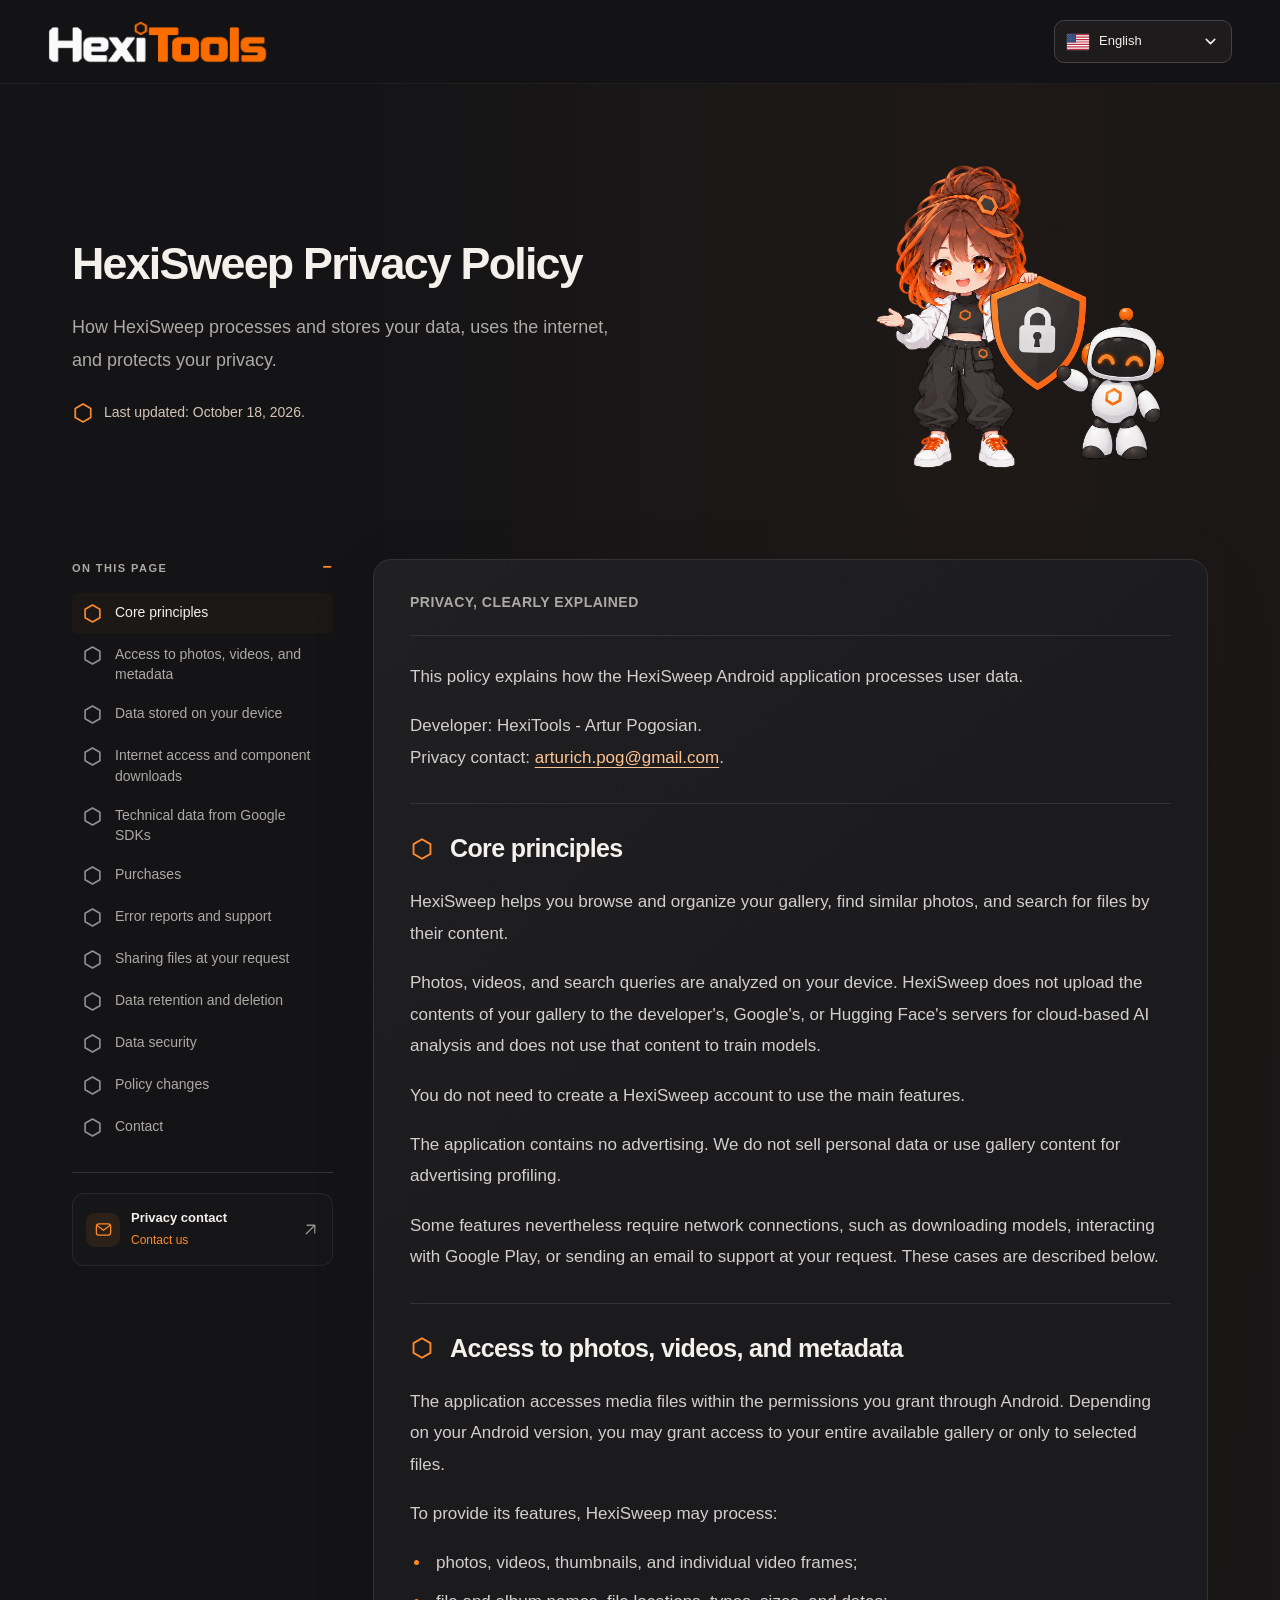
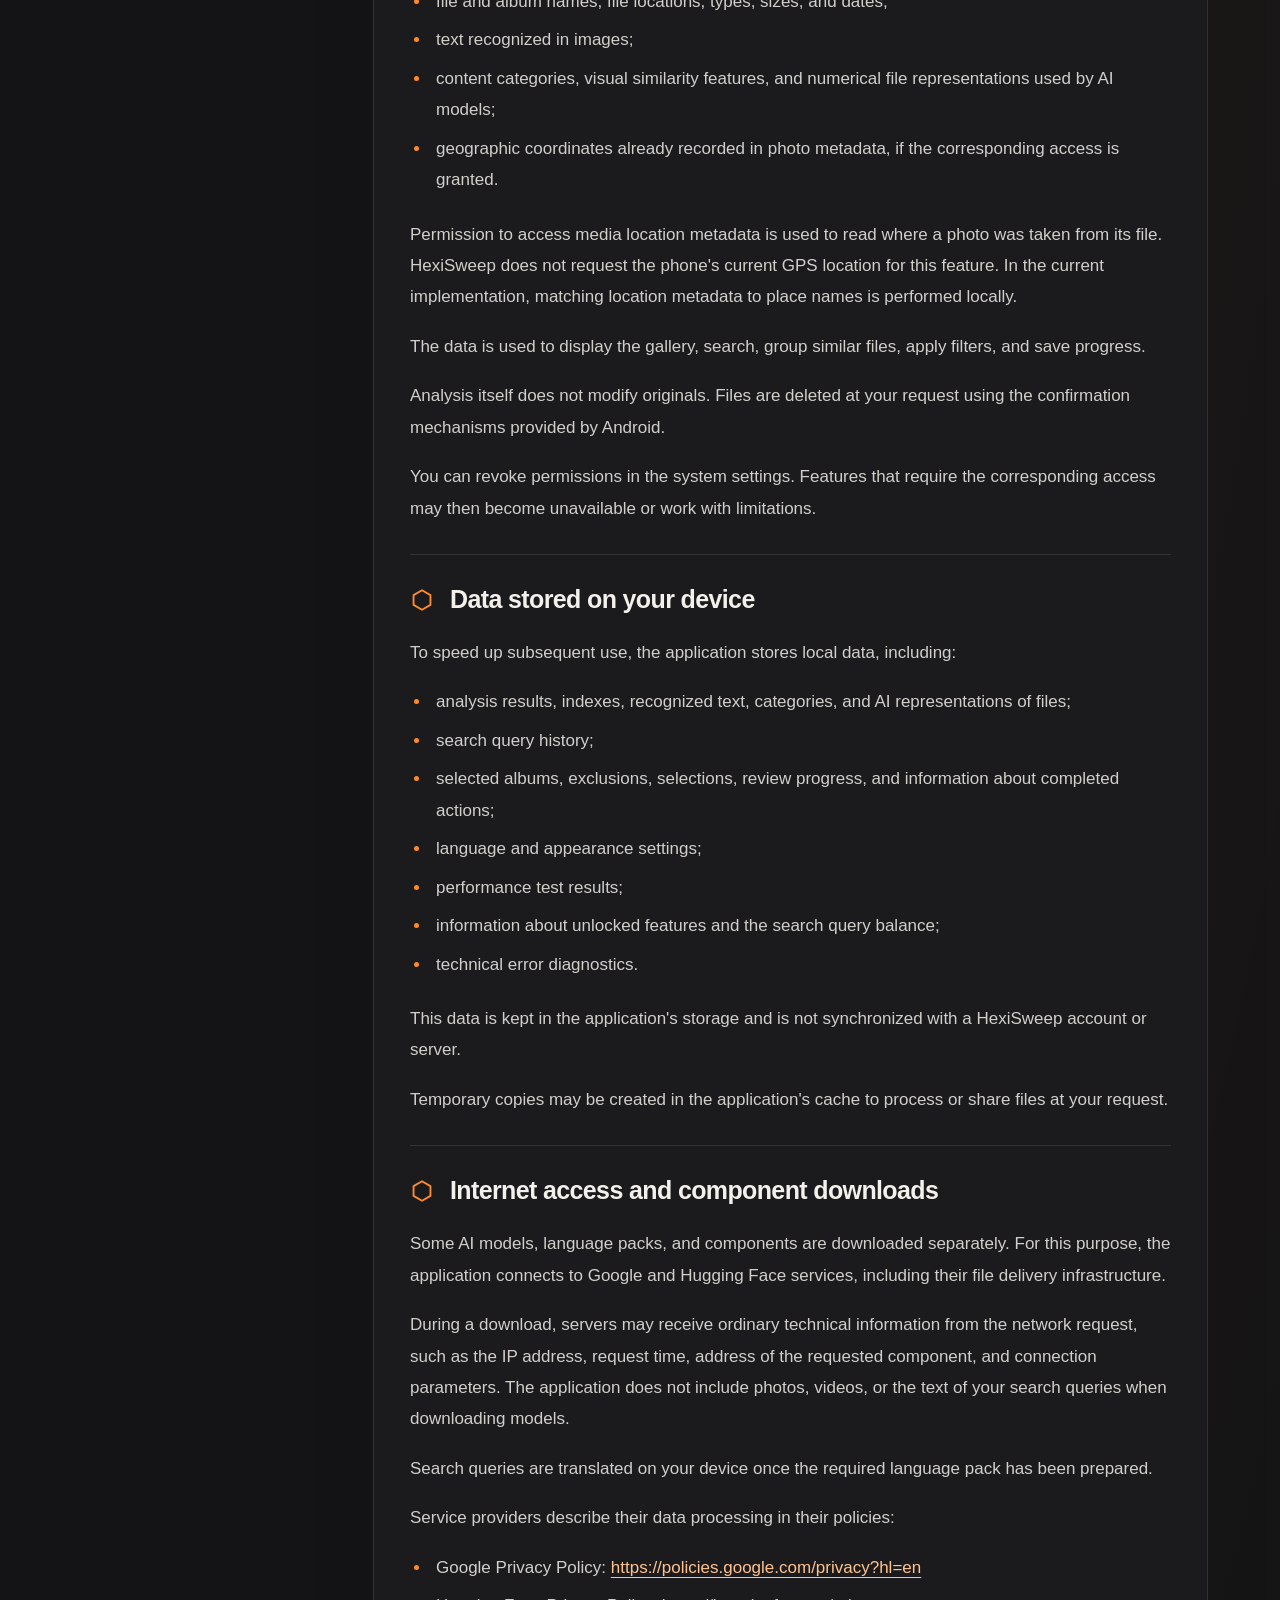
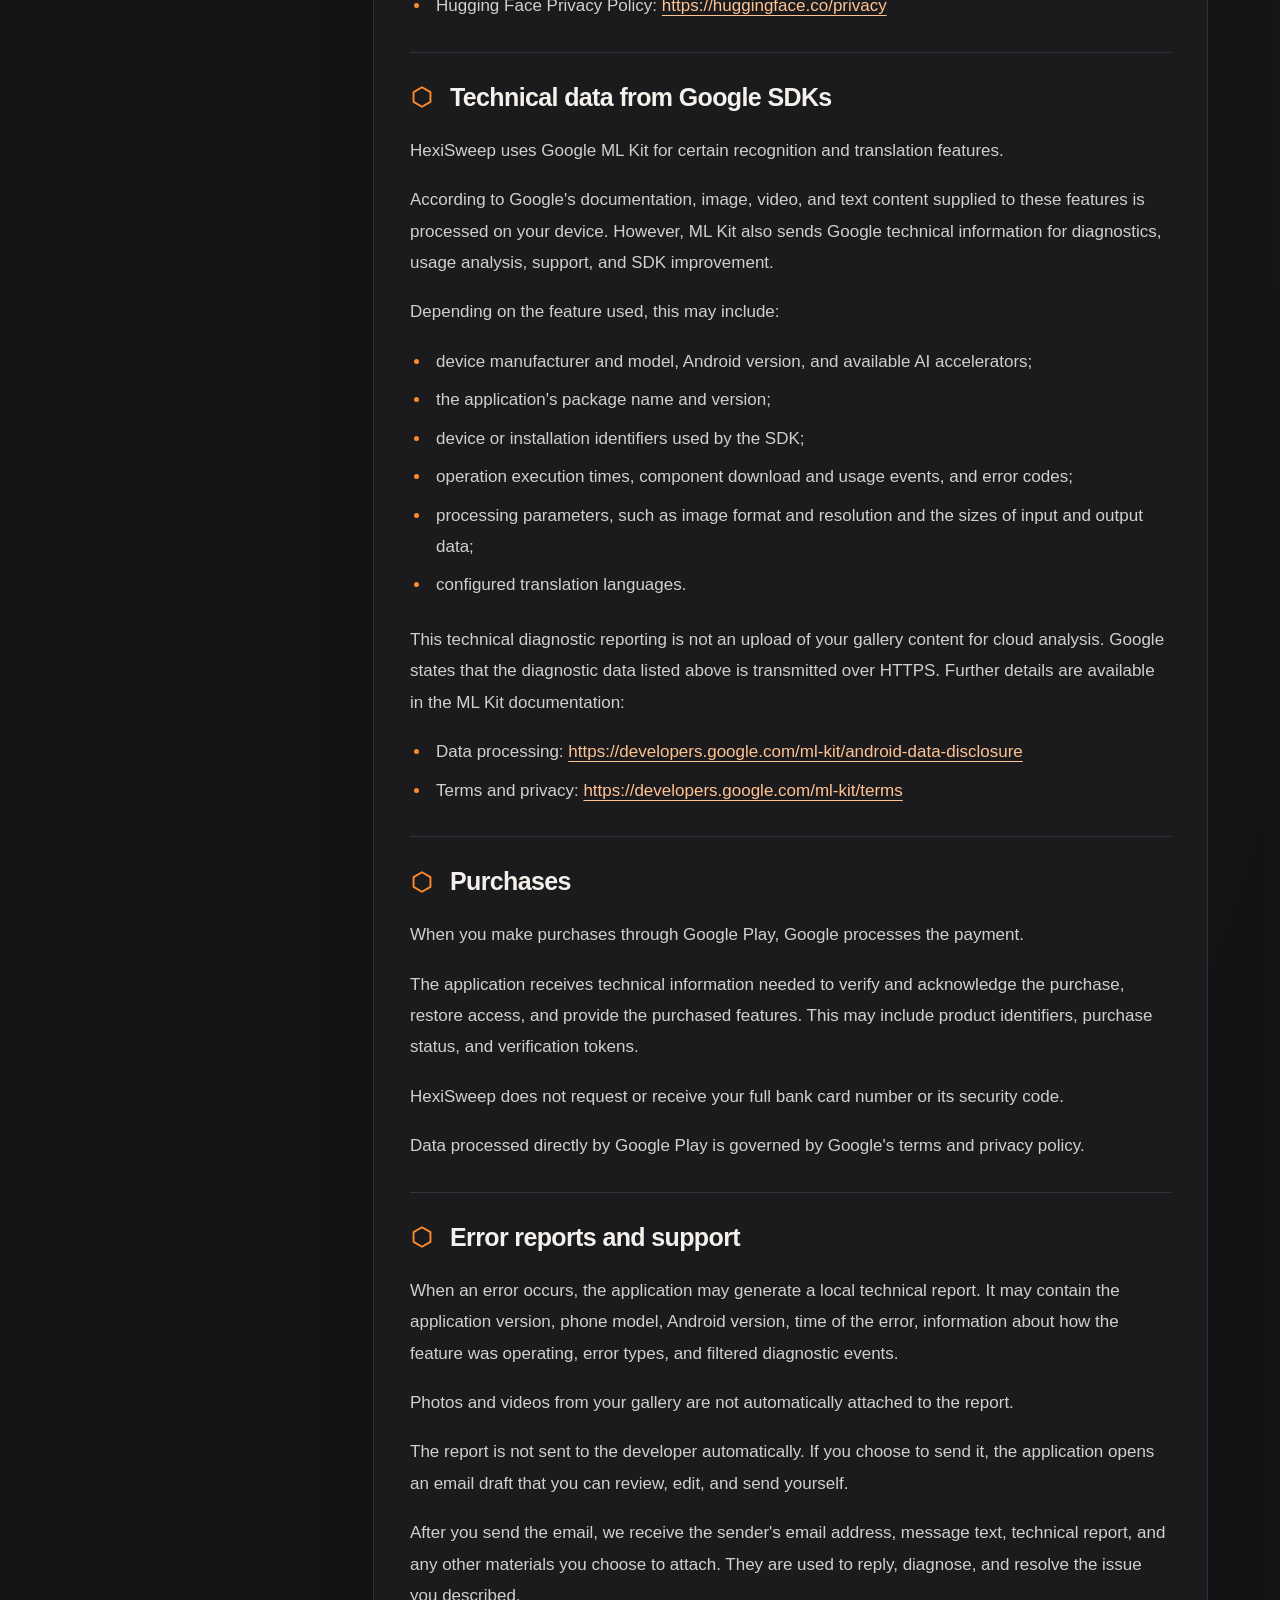
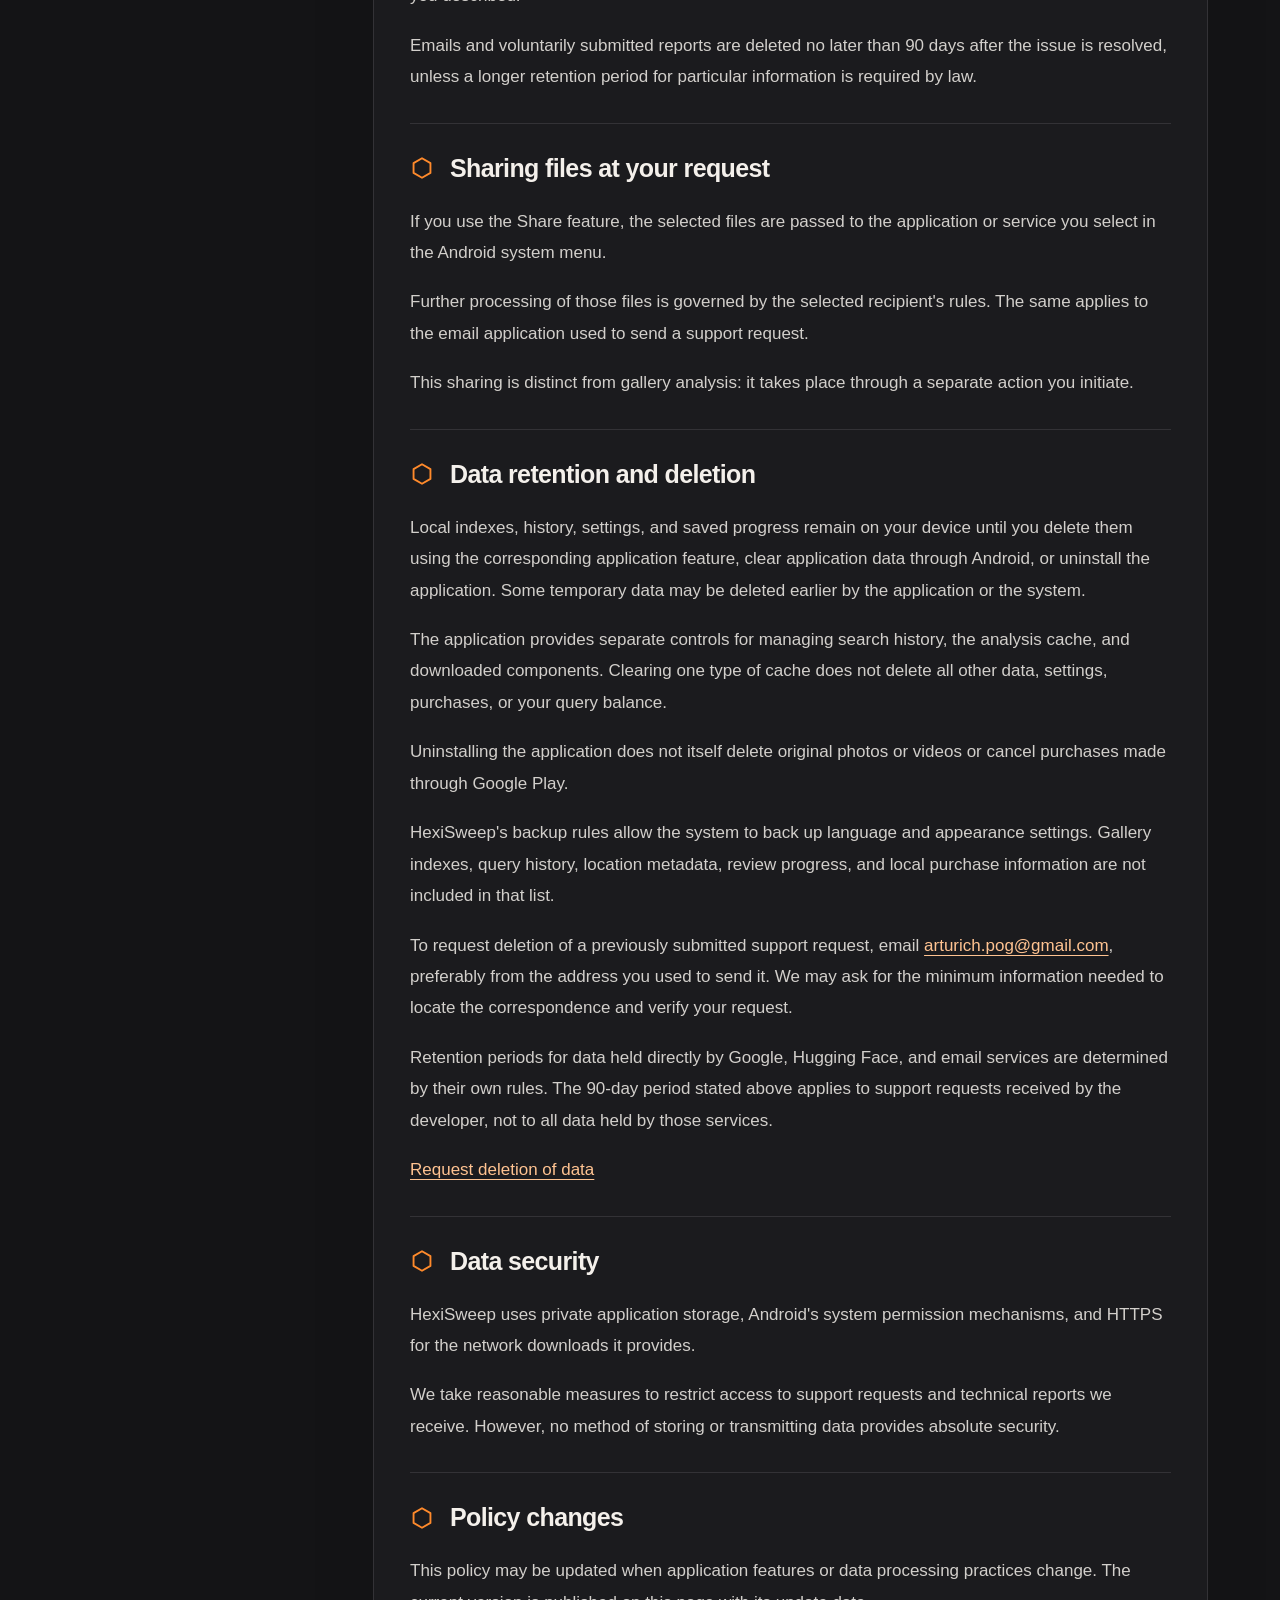
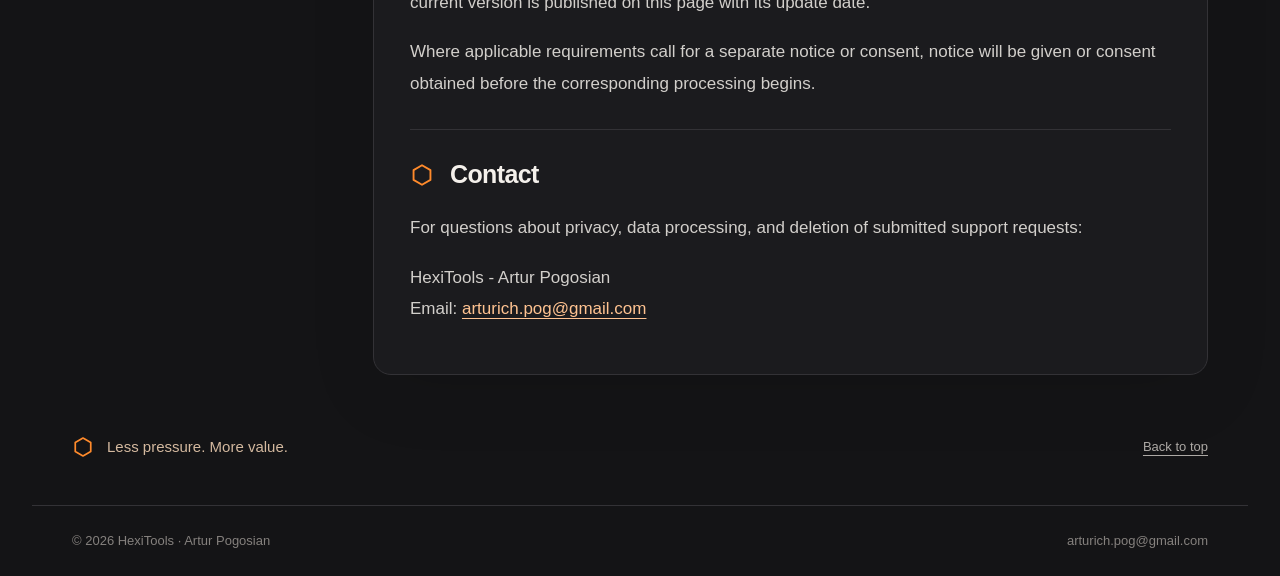
<file: hexisweep/privacy/index.html>
<!DOCTYPE html>

<html lang="en"><head><meta charset="utf-8"/><meta content="width=device-width,initial-scale=1" name="viewport"/><meta content="dark" name="color-scheme"/><meta content="#141416" name="theme-color"/><meta content="HexiSweep privacy policy: on-device gallery analysis, permissions, purchases, support, and your data. Available in six languages." name="description"/><meta content="no-referrer" name="referrer"/><title>HexiSweep Privacy Policy · HexiTools</title><link href="https://art1shock.github.io/hexitools-site/hexisweep/privacy/" rel="canonical"/><link href="hexagon.svg" rel="icon" type="image/svg+xml"/><link href="style.css?v=20261019-7" rel="stylesheet"/><script defer="" src="app.js?v=20261019-8"></script></head>
<body id="top"><a class="skip" data-ui="11" href="#policy">Skip to policy</a><div aria-hidden="true" class="reading-progress"></div>
<header class="site-header"><div class="header-inner"><a aria-label="HexiTools" class="brand" href="#top"><img alt="HexiTools" height="378" src="assets/hexitools-wordmark-v2.png" width="1980"/></a><div class="header-right"><div class="language"><label class="sr-only" data-ui="8" for="language">Language</label><select class="language-native" id="language"><option value="en">English</option><option value="ru">Русский</option><option value="es">Español</option><option value="de">Deutsch</option><option value="fr">Français</option><option value="pt-BR">Português (Brasil)</option></select><button aria-controls="language-menu" aria-expanded="false" aria-haspopup="listbox" class="language-toggle" hidden="" id="language-toggle" type="button"><img alt="" height="16" id="language-flag" src="assets/flags/en.svg" width="22"/><span id="language-name">English</span><svg aria-hidden="true" class="language-chevron" fill="none" viewbox="0 0 20 20"><path d="m5 7.5 5 5 5-5" stroke="currentColor" stroke-linecap="round" stroke-linejoin="round" stroke-width="1.8"></path></svg></button><div aria-label="Language" class="language-menu" hidden="" id="language-menu" role="listbox" tabindex="-1"></div></div></div></div></header>
<main><div class="hero wrap"><div class="hero-copy"><h1 id="page-title">HexiSweep Privacy Policy</h1><p class="hero-lead" data-ui="1">How HexiSweep processes and stores your data, uses the internet, and protects your privacy.</p><div class="hero-meta"><span class="tiny-hex"><span aria-hidden="true" class="site-hex date-hex"></span></span><span id="update-date">Last updated: October 18, 2026.</span></div></div><div aria-hidden="true" class="hero-art team-art"><picture><source srcset="assets/hexi_privacy_team_v3.webp" type="image/webp"/><img alt="" decoding="async" fetchpriority="high" height="1199" src="assets/hexi_privacy_team_v3.png" width="1312"/></picture></div></div>
<div class="document-layout wrap"><aside class="sidebar"><details class="toc-card" open=""><summary class="eyebrow" data-ui="5">On this page</summary><nav aria-label="On this page" id="toc"></nav></details><a class="contact-card" href="mailto:arturich.pog@gmail.com"><span aria-hidden="true" class="contact-icon"><svg fill="none" viewbox="0 0 24 24"><rect height="14" rx="3" width="18" x="3" y="5"></rect><path d="m4 7 8 6 8-6"></path></svg></span><span class="contact-copy"><strong data-ui="6">Privacy contact</strong><span class="contact-cta" data-ui="13">Contact us</span></span><span aria-hidden="true" class="contact-arrow"><svg fill="none" viewbox="0 0 20 20"><path d="M5 15 15 5M6 5h9v9"></path></svg></span></a></aside><div class="document" id="policy"><div class="document-heading"><span class="eyebrow" data-ui="0">Privacy, clearly explained</span></div><noscript><p><a href="privacy-policy.txt" rel="noopener noreferrer" target="_blank">English · Русский · Español · Deutsch · Français · Português (Brasil): plain text / текст</a></p></noscript><article aria-label="HexiSweep Privacy Policy" id="policy-en" lang="en"><p>This policy explains how the HexiSweep Android application processes user data.</p>
<p>Developer: HexiTools - Artur Pogosian.<br/>Privacy contact: <a href="mailto:arturich.pog@gmail.com">arturich.pog@gmail.com</a>.</p><section class="policy-section" id="en-section-1"><h2><span aria-hidden="true" class="site-hex section-hex"></span><span>Core principles</span></h2><p>HexiSweep helps you browse and organize your gallery, find similar photos, and search for files by their content.</p>
<p>Photos, videos, and search queries are analyzed on your device. HexiSweep does not upload the contents of your gallery to the developer's, Google's, or Hugging Face's servers for cloud-based AI analysis and does not use that content to train models.</p>
<p>You do not need to create a HexiSweep account to use the main features.</p>
<p>The application contains no advertising. We do not sell personal data or use gallery content for advertising profiling.</p>
<p>Some features nevertheless require network connections, such as downloading models, interacting with Google Play, or sending an email to support at your request. These cases are described below.</p></section>
<section class="policy-section" id="en-section-2"><h2><span aria-hidden="true" class="site-hex section-hex"></span><span>Access to photos, videos, and metadata</span></h2><p>The application accesses media files within the permissions you grant through Android. Depending on your Android version, you may grant access to your entire available gallery or only to selected files.</p>
<p>To provide its features, HexiSweep may process:</p>
<ul><li>photos, videos, thumbnails, and individual video frames;</li><li>file and album names, file locations, types, sizes, and dates;</li><li>text recognized in images;</li><li>content categories, visual similarity features, and numerical file representations used by AI models;</li><li>geographic coordinates already recorded in photo metadata, if the corresponding access is granted.</li></ul>
<p>Permission to access media location metadata is used to read where a photo was taken from its file. HexiSweep does not request the phone's current GPS location for this feature. In the current implementation, matching location metadata to place names is performed locally.</p>
<p>The data is used to display the gallery, search, group similar files, apply filters, and save progress.</p>
<p>Analysis itself does not modify originals. Files are deleted at your request using the confirmation mechanisms provided by Android.</p>
<p>You can revoke permissions in the system settings. Features that require the corresponding access may then become unavailable or work with limitations.</p></section>
<section class="policy-section" id="en-section-3"><h2><span aria-hidden="true" class="site-hex section-hex"></span><span>Data stored on your device</span></h2><p>To speed up subsequent use, the application stores local data, including:</p>
<ul><li>analysis results, indexes, recognized text, categories, and AI representations of files;</li><li>search query history;</li><li>selected albums, exclusions, selections, review progress, and information about completed actions;</li><li>language and appearance settings;</li><li>performance test results;</li><li>information about unlocked features and the search query balance;</li><li>technical error diagnostics.</li></ul>
<p>This data is kept in the application's storage and is not synchronized with a HexiSweep account or server.</p>
<p>Temporary copies may be created in the application's cache to process or share files at your request.</p></section>
<section class="policy-section" id="en-section-4"><h2><span aria-hidden="true" class="site-hex section-hex"></span><span>Internet access and component downloads</span></h2><p>Some AI models, language packs, and components are downloaded separately. For this purpose, the application connects to Google and Hugging Face services, including their file delivery infrastructure.</p>
<p>During a download, servers may receive ordinary technical information from the network request, such as the IP address, request time, address of the requested component, and connection parameters. The application does not include photos, videos, or the text of your search queries when downloading models.</p>
<p>Search queries are translated on your device once the required language pack has been prepared.</p>
<p>Service providers describe their data processing in their policies:</p>
<ul><li>Google Privacy Policy: <a href="https://policies.google.com/privacy?hl=en" rel="noopener noreferrer" target="_blank">https://policies.google.com/privacy?hl=en</a></li><li>Hugging Face Privacy Policy: <a href="https://huggingface.co/privacy" rel="noopener noreferrer" target="_blank">https://huggingface.co/privacy</a></li></ul></section>
<section class="policy-section" id="en-section-5"><h2><span aria-hidden="true" class="site-hex section-hex"></span><span>Technical data from Google SDKs</span></h2><p>HexiSweep uses Google ML Kit for certain recognition and translation features.</p>
<p>According to Google's documentation, image, video, and text content supplied to these features is processed on your device. However, ML Kit also sends Google technical information for diagnostics, usage analysis, support, and SDK improvement.</p>
<p>Depending on the feature used, this may include:</p>
<ul><li>device manufacturer and model, Android version, and available AI accelerators;</li><li>the application's package name and version;</li><li>device or installation identifiers used by the SDK;</li><li>operation execution times, component download and usage events, and error codes;</li><li>processing parameters, such as image format and resolution and the sizes of input and output data;</li><li>configured translation languages.</li></ul>
<p>This technical diagnostic reporting is not an upload of your gallery content for cloud analysis. Google states that the diagnostic data listed above is transmitted over HTTPS. Further details are available in the ML Kit documentation:</p>
<ul><li>Data processing: <a href="https://developers.google.com/ml-kit/android-data-disclosure" rel="noopener noreferrer" target="_blank">https://developers.google.com/ml-kit/android-data-disclosure</a></li><li>Terms and privacy: <a href="https://developers.google.com/ml-kit/terms" rel="noopener noreferrer" target="_blank">https://developers.google.com/ml-kit/terms</a></li></ul></section>
<section class="policy-section" id="en-section-6"><h2><span aria-hidden="true" class="site-hex section-hex"></span><span>Purchases</span></h2><p>When you make purchases through Google Play, Google processes the payment.</p>
<p>The application receives technical information needed to verify and acknowledge the purchase, restore access, and provide the purchased features. This may include product identifiers, purchase status, and verification tokens.</p>
<p>HexiSweep does not request or receive your full bank card number or its security code.</p>
<p>Data processed directly by Google Play is governed by Google's terms and privacy policy.</p></section>
<section class="policy-section" id="en-section-7"><h2><span aria-hidden="true" class="site-hex section-hex"></span><span>Error reports and support</span></h2><p>When an error occurs, the application may generate a local technical report. It may contain the application version, phone model, Android version, time of the error, information about how the feature was operating, error types, and filtered diagnostic events.</p>
<p>Photos and videos from your gallery are not automatically attached to the report.</p>
<p>The report is not sent to the developer automatically. If you choose to send it, the application opens an email draft that you can review, edit, and send yourself.</p>
<p>After you send the email, we receive the sender's email address, message text, technical report, and any other materials you choose to attach. They are used to reply, diagnose, and resolve the issue you described.</p>
<p>Emails and voluntarily submitted reports are deleted no later than 90 days after the issue is resolved, unless a longer retention period for particular information is required by law.</p></section>
<section class="policy-section" id="en-section-8"><h2><span aria-hidden="true" class="site-hex section-hex"></span><span>Sharing files at your request</span></h2><p>If you use the Share feature, the selected files are passed to the application or service you select in the Android system menu.</p>
<p>Further processing of those files is governed by the selected recipient's rules. The same applies to the email application used to send a support request.</p>
<p>This sharing is distinct from gallery analysis: it takes place through a separate action you initiate.</p></section>
<section class="policy-section" id="en-section-9"><h2><span aria-hidden="true" class="site-hex section-hex"></span><span>Data retention and deletion</span></h2><p>Local indexes, history, settings, and saved progress remain on your device until you delete them using the corresponding application feature, clear application data through Android, or uninstall the application. Some temporary data may be deleted earlier by the application or the system.</p>
<p>The application provides separate controls for managing search history, the analysis cache, and downloaded components. Clearing one type of cache does not delete all other data, settings, purchases, or your query balance.</p>
<p>Uninstalling the application does not itself delete original photos or videos or cancel purchases made through Google Play.</p>
<p>HexiSweep's backup rules allow the system to back up language and appearance settings. Gallery indexes, query history, location metadata, review progress, and local purchase information are not included in that list.</p>
<p>To request deletion of a previously submitted support request, email <a href="mailto:arturich.pog@gmail.com">arturich.pog@gmail.com</a>, preferably from the address you used to send it. We may ask for the minimum information needed to locate the correspondence and verify your request.</p>
<p>Retention periods for data held directly by Google, Hugging Face, and email services are determined by their own rules. The 90-day period stated above applies to support requests received by the developer, not to all data held by those services.</p><p><a class="delete-data-link" href="../delete-data/?lang=en" rel="noopener noreferrer" target="_blank">Request deletion of data</a></p></section>
<section class="policy-section" id="en-section-10"><h2><span aria-hidden="true" class="site-hex section-hex"></span><span>Data security</span></h2><p>HexiSweep uses private application storage, Android's system permission mechanisms, and HTTPS for the network downloads it provides.</p>
<p>We take reasonable measures to restrict access to support requests and technical reports we receive. However, no method of storing or transmitting data provides absolute security.</p></section>
<section class="policy-section" id="en-section-11"><h2><span aria-hidden="true" class="site-hex section-hex"></span><span>Policy changes</span></h2><p>This policy may be updated when application features or data processing practices change. The current version is published on this page with its update date.</p>
<p>Where applicable requirements call for a separate notice or consent, notice will be given or consent obtained before the corresponding processing begins.</p></section>
<section class="policy-section" id="en-section-12"><h2><span aria-hidden="true" class="site-hex section-hex"></span><span>Contact</span></h2><p>For questions about privacy, data processing, and deletion of submitted support requests:</p>
<p>HexiTools - Artur Pogosian<br/>Email: <a href="mailto:arturich.pog@gmail.com">arturich.pog@gmail.com</a></p></section>
</article>
<article aria-label="Политика конфиденциальности HexiSweep" hidden="" id="policy-ru" lang="ru"><p>Настоящая политика объясняет, как приложение HexiSweep для Android обрабатывает данные пользователей.</p>
<p>Разработчик: HexiTools - Artur Pogosian.<br/>Контакт по вопросам конфиденциальности: <a href="mailto:arturich.pog@gmail.com">arturich.pog@gmail.com</a>.</p><section class="policy-section" id="ru-section-1"><h2><span aria-hidden="true" class="site-hex section-hex"></span><span>Основные принципы</span></h2><p>HexiSweep помогает просматривать и упорядочивать галерею, находить похожие фотографии и искать файлы по содержимому.</p>
<p>Анализ фотографий, видео и поисковых запросов выполняется на устройстве. HexiSweep не загружает содержимое вашей галереи на серверы разработчика, Google или Hugging Face для облачного AI-анализа и не использует его для обучения моделей.</p>
<p>Для основных функций не требуется создавать аккаунт HexiSweep.</p>
<p>В приложении нет рекламы. Мы не продаём персональные данные и не используем содержимое галереи для рекламного профилирования.</p>
<p>При этом отдельные функции требуют сетевых соединений: например, скачивание моделей, взаимодействие с Google Play и отправка пользователем письма в поддержку. Эти случаи описаны ниже.</p></section>
<section class="policy-section" id="ru-section-2"><h2><span aria-hidden="true" class="site-hex section-hex"></span><span>Доступ к фотографиям, видео и метаданным</span></h2><p>Приложение получает доступ к медиафайлам в пределах разрешений, предоставленных вами через Android. В зависимости от версии системы вы можете разрешить доступ ко всей доступной галерее или только к выбранным файлам.</p>
<p>Для работы функций HexiSweep может обрабатывать:</p>
<ul><li>фотографии, видео, миниатюры и отдельные кадры видео;</li><li>названия файлов и альбомов, расположение файлов, тип, размер и даты;</li><li>текст, распознанный на изображениях;</li><li>категории содержимого, признаки визуального сходства и числовые представления файлов, используемые AI-моделями;</li><li>географические координаты, уже записанные в метаданных фотографий, если предоставлен соответствующий доступ.</li></ul>
<p>Разрешение на доступ к геометкам медиа используется для чтения местоположения съёмки из файлов. HexiSweep не запрашивает текущее GPS-местоположение телефона для этой функции. Сопоставление геометок с названиями мест в текущей реализации выполняется локально.</p>
<p>Данные используются для отображения галереи, поиска, группировки похожих файлов, фильтрации и сохранения прогресса.</p>
<p>Сам анализ не изменяет оригиналы. Удаление файлов выполняется по вашему действию с использованием предусмотренных Android механизмов подтверждения.</p>
<p>Вы можете отозвать разрешения в системных настройках. После этого функции, которым необходим соответствующий доступ, могут стать недоступны или работать с ограничениями.</p></section>
<section class="policy-section" id="ru-section-3"><h2><span aria-hidden="true" class="site-hex section-hex"></span><span>Данные, сохраняемые на устройстве</span></h2><p>Для ускорения повторной работы приложение сохраняет локальные данные, в том числе:</p>
<ul><li>результаты анализа, индексы, распознанный текст, категории и AI-представления файлов;</li><li>историю поисковых запросов;</li><li>выбранные альбомы, исключения, отметки, прогресс разбора и сведения о выполненных действиях;</li><li>настройки языка и оформления;</li><li>результаты тестов производительности;</li><li>сведения об открытых функциях и балансе поисковых запросов;</li><li>техническую диагностику ошибок.</li></ul>
<p>Эти данные размещаются в хранилище приложения и не синхронизируются с собственным аккаунтом или сервером HexiSweep.</p>
<p>Для обработки и передачи файлов по вашему запросу могут создаваться временные копии в кэше приложения.</p></section>
<section class="policy-section" id="ru-section-4"><h2><span aria-hidden="true" class="site-hex section-hex"></span><span>Интернет и загрузка компонентов</span></h2><p>Некоторые AI-модели, языковые пакеты и компоненты загружаются отдельно. Для этого приложение обращается к сервисам Google и Hugging Face, включая используемую ими инфраструктуру доставки файлов.</p>
<p>При загрузке серверы могут получать обычные технические сведения сетевого запроса: IP-адрес, время обращения, адрес запрашиваемого компонента и служебные параметры соединения. Для скачивания моделей приложение не прикладывает фотографии, видео или текст ваших поисковых запросов.</p>
<p>Перевод поискового запроса выполняется на устройстве после подготовки необходимого языкового пакета.</p>
<p>Обработка данных поставщиками сервисов описана в их политиках:</p>
<ul><li>Политика конфиденциальности Google: <a href="https://policies.google.com/privacy?hl=ru" rel="noopener noreferrer" target="_blank">https://policies.google.com/privacy?hl=ru</a></li><li>Политика конфиденциальности Hugging Face: <a href="https://huggingface.co/privacy" rel="noopener noreferrer" target="_blank">https://huggingface.co/privacy</a></li></ul></section>
<section class="policy-section" id="ru-section-5"><h2><span aria-hidden="true" class="site-hex section-hex"></span><span>Технические данные Google SDK</span></h2><p>HexiSweep использует Google ML Kit для отдельных функций распознавания и перевода.</p>
<p>Согласно документации Google, содержимое изображений, видео и текста, передаваемое этим функциям, обрабатывается на устройстве. Однако ML Kit также передаёт Google технические сведения для диагностики, анализа использования, поддержки и улучшения SDK.</p>
<p>В зависимости от используемой функции это могут быть:</p>
<ul><li>производитель и модель устройства, версия Android и доступные AI-ускорители;</li><li>название пакета и версия приложения;</li><li>идентификаторы устройства или установки, используемые SDK;</li><li>время выполнения операций, события загрузки и использования компонентов, коды ошибок;</li><li>параметры обработки, например формат и разрешение изображения, размеры входных и выходных данных;</li><li>настроенные языки перевода.</li></ul>
<p>Эта техническая диагностика не является загрузкой содержимого вашей галереи для облачного анализа. Google указывает, что перечисленные диагностические данные передаются по HTTPS. Подробности доступны в документации ML Kit:</p>
<ul><li>Обработка данных: <a href="https://developers.google.com/ml-kit/android-data-disclosure" rel="noopener noreferrer" target="_blank">https://developers.google.com/ml-kit/android-data-disclosure</a></li><li>Условия и конфиденциальность: <a href="https://developers.google.com/ml-kit/terms" rel="noopener noreferrer" target="_blank">https://developers.google.com/ml-kit/terms</a></li></ul></section>
<section class="policy-section" id="ru-section-6"><h2><span aria-hidden="true" class="site-hex section-hex"></span><span>Покупки</span></h2><p>При совершении покупок через Google Play платёж обрабатывается Google.</p>
<p>Приложение получает служебные сведения, необходимые для проверки покупки, её подтверждения, восстановления доступа и предоставления приобретённых возможностей. Они могут включать идентификаторы продуктов, статус покупки и токены подтверждения.</p>
<p>HexiSweep не запрашивает и не получает полный номер вашей банковской карты или её защитный код.</p>
<p>Данные, обрабатываемые непосредственно Google Play, регулируются условиями и политикой конфиденциальности Google.</p></section>
<section class="policy-section" id="ru-section-7"><h2><span aria-hidden="true" class="site-hex section-hex"></span><span>Отчёты об ошибках и связь с поддержкой</span></h2><p>При ошибках приложение может сформировать локальный технический отчёт. Он может содержать версию приложения, модель телефона, версию Android, время ошибки, сведения о работе функции, типы ошибок и отфильтрованные диагностические события.</p>
<p>Фотографии и видео из галереи автоматически к отчёту не прикладываются.</p>
<p>Отчёт не отправляется разработчику автоматически. Если вы выбираете отправку, приложение открывает почтовый черновик, который вы можете проверить, изменить и отправить самостоятельно.</p>
<p>После отправки мы получаем адрес отправителя, текст письма, технический отчёт и другие материалы, которые вы решили приложить. Они используются для ответа, диагностики и решения описанной проблемы.</p>
<p>Письма и добровольно присланные отчёты удаляются не позднее чем через 90 дней после решения вопроса, если более длительное хранение отдельных сведений не требуется законом.</p></section>
<section class="policy-section" id="ru-section-8"><h2><span aria-hidden="true" class="site-hex section-hex"></span><span>Передача файлов по вашему действию</span></h2><p>Если вы используете функцию «Поделиться», выбранные файлы передаются приложению или сервису, который вы указали в системном меню Android.</p>
<p>Дальнейшая обработка этих файлов регулируется правилами выбранного получателя. То же относится к почтовому приложению, используемому для отправки обращения.</p>
<p>Такая передача отличается от анализа галереи: она выполняется по вашему отдельному действию.</p></section>
<section class="policy-section" id="ru-section-9"><h2><span aria-hidden="true" class="site-hex section-hex"></span><span>Хранение и удаление данных</span></h2><p>Локальные индексы, история, настройки и сохранённый прогресс хранятся на устройстве до их удаления соответствующей функцией приложения, очистки данных через Android или удаления приложения. Отдельные временные данные могут удаляться раньше самим приложением или системой.</p>
<p>В приложении предусмотрены отдельные средства управления историей поиска, кэшем анализа и скачанными компонентами. Очистка одного вида кэша не означает удаления всех остальных данных, настроек, покупок или баланса запросов.</p>
<p>Удаление приложения само по себе не удаляет оригиналы фотографий и видео и не отменяет покупки, совершённые через Google Play.</p>
<p>Правила резервного копирования HexiSweep разрешают системное сохранение настроек языка и оформления. Индексы галереи, история запросов, геометки, прогресс разбора и локальные сведения о покупках не включены в этот список.</p>
<p>Для удаления ранее отправленного обращения напишите на <a href="mailto:arturich.pog@gmail.com">arturich.pog@gmail.com</a>, желательно с адреса, с которого оно было отправлено. Мы можем запросить минимальные сведения, необходимые для нахождения обращения и проверки запроса.</p>
<p>Сроки хранения данных непосредственно Google, Hugging Face и почтовыми сервисами определяются их собственными правилами. Указанный выше срок 90 дней относится к обращениям, полученным разработчиком, а не ко всем данным этих сервисов.</p><p><a class="delete-data-link" href="../delete-data/?lang=ru" rel="noopener noreferrer" target="_blank">Запросить удаление данных</a></p></section>
<section class="policy-section" id="ru-section-10"><h2><span aria-hidden="true" class="site-hex section-hex"></span><span>Защита данных</span></h2><p>HexiSweep использует приватное хранилище приложения, системные механизмы разрешений Android и HTTPS для предусмотренных сетевых загрузок.</p>
<p>Мы принимаем разумные меры для ограничения доступа к полученным обращениям и техническим отчётам. При этом ни один способ хранения или передачи данных не обеспечивает абсолютной защиты.</p></section>
<section class="policy-section" id="ru-section-11"><h2><span aria-hidden="true" class="site-hex section-hex"></span><span>Изменения политики</span></h2><p>Политика может обновляться при изменении функций приложения или порядка обработки данных. Актуальная редакция публикуется на этой странице с указанием даты обновления.</p>
<p>Если изменения требуют отдельного уведомления или согласия, они предоставляются до начала соответствующей обработки в случаях, предусмотренных применимыми требованиями.</p></section>
<section class="policy-section" id="ru-section-12"><h2><span aria-hidden="true" class="site-hex section-hex"></span><span>Контакты</span></h2><p>По вопросам конфиденциальности, обработки данных и удаления отправленных обращений:</p>
<p>HexiTools - Artur Pogosian<br/>Электронная почта: <a href="mailto:arturich.pog@gmail.com">arturich.pog@gmail.com</a></p></section>
</article>
<article aria-label="Política de privacidad de HexiSweep" hidden="" id="policy-es" lang="es"><p>Esta política explica cómo la aplicación HexiSweep para Android trata los datos de los usuarios.</p>
<p>Desarrollador: HexiTools - Artur Pogosian.<br/>Contacto para cuestiones de privacidad: <a href="mailto:arturich.pog@gmail.com">arturich.pog@gmail.com</a>.</p><section class="policy-section" id="es-section-1"><h2><span aria-hidden="true" class="site-hex section-hex"></span><span>Principios básicos</span></h2><p>HexiSweep ayuda a ver y organizar la galería, encontrar fotografías similares y buscar archivos por su contenido.</p>
<p>El análisis de fotografías, vídeos y consultas de búsqueda se realiza en el dispositivo. HexiSweep no sube el contenido de tu galería a los servidores del desarrollador, Google o Hugging Face para realizar análisis de IA en la nube, ni lo utiliza para entrenar modelos.</p>
<p>No es necesario crear una cuenta de HexiSweep para utilizar las funciones principales.</p>
<p>La aplicación no contiene publicidad. No vendemos datos personales ni utilizamos el contenido de la galería para crear perfiles publicitarios.</p>
<p>Sin embargo, algunas funciones requieren conexiones de red: por ejemplo, la descarga de modelos, la interacción con Google Play y el envío de un correo electrónico al servicio de asistencia por parte del usuario. Estos casos se describen a continuación.</p></section>
<section class="policy-section" id="es-section-2"><h2><span aria-hidden="true" class="site-hex section-hex"></span><span>Acceso a fotografías, vídeos y metadatos</span></h2><p>La aplicación accede a los archivos multimedia dentro de los límites de los permisos que concedas a través de Android. Según la versión del sistema, puedes permitir el acceso a toda la galería disponible o solo a los archivos seleccionados.</p>
<p>Para ofrecer sus funciones, HexiSweep puede tratar:</p>
<ul><li>fotografías, vídeos, miniaturas y fotogramas individuales de los vídeos;</li><li>nombres de archivos y álbumes, ubicación de los archivos, tipo, tamaño y fechas;</li><li>texto reconocido en las imágenes;</li><li>categorías de contenido, características de similitud visual y representaciones numéricas de los archivos utilizadas por los modelos de IA;</li><li>coordenadas geográficas ya registradas en los metadatos de las fotografías, si se ha concedido el acceso correspondiente.</li></ul>
<p>El permiso de acceso a las etiquetas de ubicación de los archivos multimedia se utiliza para leer la ubicación de la toma desde los archivos. HexiSweep no solicita la ubicación GPS actual del teléfono para esta función. En la implementación actual, la correspondencia entre las etiquetas de ubicación y los nombres de los lugares se realiza localmente.</p>
<p>Los datos se utilizan para mostrar la galería, realizar búsquedas, agrupar archivos similares, filtrar y guardar el progreso.</p>
<p>El análisis en sí no modifica los originales. Los archivos se eliminan por una acción tuya mediante los mecanismos de confirmación previstos por Android.</p>
<p>Puedes revocar los permisos en los ajustes del sistema. Después, las funciones que necesiten ese acceso pueden dejar de estar disponibles o funcionar con limitaciones.</p></section>
<section class="policy-section" id="es-section-3"><h2><span aria-hidden="true" class="site-hex section-hex"></span><span>Datos guardados en el dispositivo</span></h2><p>Para agilizar el uso posterior, la aplicación guarda datos locales, entre ellos:</p>
<ul><li>resultados del análisis, índices, texto reconocido, categorías y representaciones de los archivos utilizadas por la IA;</li><li>historial de consultas de búsqueda;</li><li>álbumes seleccionados, exclusiones, marcas, progreso de la revisión e información sobre las acciones realizadas;</li><li>ajustes de idioma y apariencia;</li><li>resultados de las pruebas de rendimiento;</li><li>información sobre las funciones desbloqueadas y el saldo de consultas de búsqueda;</li><li>diagnóstico técnico de errores.</li></ul>
<p>Estos datos se encuentran en el almacenamiento de la aplicación y no se sincronizan con una cuenta o un servidor propios de HexiSweep.</p>
<p>Para procesar y transferir archivos a petición tuya, pueden crearse copias temporales en la caché de la aplicación.</p></section>
<section class="policy-section" id="es-section-4"><h2><span aria-hidden="true" class="site-hex section-hex"></span><span>Internet y descarga de componentes</span></h2><p>Algunos modelos de IA, paquetes de idiomas y componentes se descargan por separado. Para ello, la aplicación se conecta a servicios de Google y Hugging Face, incluida la infraestructura de distribución de archivos que utilizan.</p>
<p>Durante la descarga, los servidores pueden recibir los datos técnicos habituales de una solicitud de red: dirección IP, hora de la solicitud, dirección del componente solicitado y parámetros técnicos de la conexión. Para descargar modelos, la aplicación no adjunta fotografías, vídeos ni el texto de tus consultas de búsqueda.</p>
<p>La traducción de una consulta de búsqueda se realiza en el dispositivo después de preparar el paquete de idiomas necesario.</p>
<p>El tratamiento de los datos por parte de los proveedores de servicios se describe en sus políticas:</p>
<ul><li>Política de privacidad de Google: <a href="https://policies.google.com/privacy?hl=es" rel="noopener noreferrer" target="_blank">https://policies.google.com/privacy?hl=es</a></li><li>Política de privacidad de Hugging Face: <a href="https://huggingface.co/privacy" rel="noopener noreferrer" target="_blank">https://huggingface.co/privacy</a></li></ul></section>
<section class="policy-section" id="es-section-5"><h2><span aria-hidden="true" class="site-hex section-hex"></span><span>Datos técnicos de los SDK de Google</span></h2><p>HexiSweep utiliza Google ML Kit para determinadas funciones de reconocimiento y traducción.</p>
<p>Según la documentación de Google, el contenido de las imágenes, los vídeos y el texto que se proporciona a estas funciones se procesa en el dispositivo. Sin embargo, ML Kit también transmite a Google información técnica para el diagnóstico, el análisis del uso, el soporte y la mejora del SDK.</p>
<p>Según la función utilizada, esta información puede incluir:</p>
<ul><li>fabricante y modelo del dispositivo, versión de Android y aceleradores de IA disponibles;</li><li>nombre del paquete y versión de la aplicación;</li><li>identificadores del dispositivo o de la instalación utilizados por el SDK;</li><li>tiempos de ejecución de las operaciones, eventos de carga y uso de los componentes y códigos de error;</li><li>parámetros de procesamiento, como el formato y la resolución de la imagen y el tamaño de los datos de entrada y salida;</li><li>idiomas de traducción configurados.</li></ul>
<p>Este diagnóstico técnico no constituye una subida del contenido de tu galería para su análisis en la nube. Google indica que los datos de diagnóstico enumerados se transmiten mediante HTTPS. Encontrarás más información en la documentación de ML Kit:</p>
<ul><li>Tratamiento de datos: <a href="https://developers.google.com/ml-kit/android-data-disclosure" rel="noopener noreferrer" target="_blank">https://developers.google.com/ml-kit/android-data-disclosure</a></li><li>Condiciones y privacidad: <a href="https://developers.google.com/ml-kit/terms" rel="noopener noreferrer" target="_blank">https://developers.google.com/ml-kit/terms</a></li></ul></section>
<section class="policy-section" id="es-section-6"><h2><span aria-hidden="true" class="site-hex section-hex"></span><span>Compras</span></h2><p>Cuando realizas compras a través de Google Play, Google procesa el pago.</p>
<p>La aplicación recibe los datos operativos necesarios para verificar la compra, confirmarla, restaurar el acceso y proporcionar las funciones adquiridas. Pueden incluir identificadores de productos, el estado de la compra y tokens de confirmación.</p>
<p>HexiSweep no solicita ni recibe el número completo de tu tarjeta bancaria ni su código de seguridad.</p>
<p>Los datos tratados directamente por Google Play se rigen por las condiciones y la política de privacidad de Google.</p></section>
<section class="policy-section" id="es-section-7"><h2><span aria-hidden="true" class="site-hex section-hex"></span><span>Informes de errores y contacto con el servicio de asistencia</span></h2><p>Si se producen errores, la aplicación puede generar un informe técnico local. Puede contener la versión de la aplicación, el modelo del teléfono, la versión de Android, la hora del error, información sobre el funcionamiento de la función, tipos de errores y eventos de diagnóstico filtrados.</p>
<p>Las fotografías y los vídeos de la galería no se adjuntan automáticamente al informe.</p>
<p>El informe no se envía automáticamente al desarrollador. Si decides enviarlo, la aplicación abre un borrador de correo electrónico que puedes revisar, modificar y enviar por tu cuenta.</p>
<p>Después del envío, recibimos la dirección del remitente, el texto del correo, el informe técnico y otros materiales que hayas decidido adjuntar. Se utilizan para responder, diagnosticar y resolver el problema descrito.</p>
<p>Los correos electrónicos y los informes enviados voluntariamente se eliminan en un plazo máximo de 90 días tras la resolución del asunto, salvo que la ley exija conservar determinados datos durante más tiempo.</p></section>
<section class="policy-section" id="es-section-8"><h2><span aria-hidden="true" class="site-hex section-hex"></span><span>Transferencia de archivos por una acción tuya</span></h2><p>Si utilizas la función «Compartir», los archivos seleccionados se transfieren a la aplicación o al servicio que indiques en el menú del sistema Android.</p>
<p>El tratamiento posterior de estos archivos se rige por las normas del destinatario seleccionado. Lo mismo se aplica a la aplicación de correo utilizada para enviar una solicitud de asistencia.</p>
<p>Esta transferencia es distinta del análisis de la galería: se realiza por una acción tuya independiente.</p></section>
<section class="policy-section" id="es-section-9"><h2><span aria-hidden="true" class="site-hex section-hex"></span><span>Conservación y eliminación de datos</span></h2><p>Los índices locales, el historial, los ajustes y el progreso guardado permanecen en el dispositivo hasta que se eliminen mediante la función correspondiente de la aplicación, se borren los datos a través de Android o se desinstale la aplicación. Algunos datos temporales pueden ser eliminados antes por la propia aplicación o por el sistema.</p>
<p>La aplicación ofrece herramientas independientes para gestionar el historial de búsqueda, la caché del análisis y los componentes descargados. Borrar un tipo de caché no implica eliminar todos los demás datos, ajustes, compras o el saldo de consultas.</p>
<p>Desinstalar la aplicación no elimina por sí solo las fotografías y los vídeos originales ni cancela las compras realizadas a través de Google Play.</p>
<p>Las reglas de copia de seguridad de HexiSweep permiten que el sistema guarde los ajustes de idioma y apariencia. Los índices de la galería, el historial de consultas, las etiquetas de ubicación, el progreso de la revisión y la información local sobre compras no están incluidos en esta lista.</p>
<p>Para solicitar la eliminación de una solicitud de asistencia enviada anteriormente, escribe a <a href="mailto:arturich.pog@gmail.com">arturich.pog@gmail.com</a>, preferiblemente desde la dirección desde la que la enviaste. Podemos pedir los datos mínimos necesarios para localizar la solicitud y verificar la petición.</p>
<p>Los plazos de conservación de los datos tratados directamente por Google, Hugging Face y los servicios de correo se determinan según sus propias normas. El plazo de 90 días indicado anteriormente se refiere a las solicitudes recibidas por el desarrollador, no a todos los datos de esos servicios.</p><p><a class="delete-data-link" href="../delete-data/?lang=es" rel="noopener noreferrer" target="_blank">Solicitar la eliminación de datos</a></p></section>
<section class="policy-section" id="es-section-10"><h2><span aria-hidden="true" class="site-hex section-hex"></span><span>Protección de datos</span></h2><p>HexiSweep utiliza el almacenamiento privado de la aplicación, los mecanismos de permisos del sistema Android y HTTPS para las descargas de red previstas.</p>
<p>Adoptamos medidas razonables para limitar el acceso a las solicitudes recibidas y a los informes técnicos. Sin embargo, ningún método de almacenamiento o transmisión de datos ofrece una protección absoluta.</p></section>
<section class="policy-section" id="es-section-11"><h2><span aria-hidden="true" class="site-hex section-hex"></span><span>Cambios en la política</span></h2><p>La política puede actualizarse cuando cambien las funciones de la aplicación o la forma de tratar los datos. La versión vigente se publica en esta página e indica la fecha de actualización.</p>
<p>Si los cambios requieren una notificación o un consentimiento por separado, estos se facilitarán antes de que comience el tratamiento correspondiente en los casos previstos por los requisitos aplicables.</p></section>
<section class="policy-section" id="es-section-12"><h2><span aria-hidden="true" class="site-hex section-hex"></span><span>Contacto</span></h2><p>Para cuestiones relacionadas con la privacidad, el tratamiento de datos y la eliminación de solicitudes enviadas:</p>
<p>HexiTools - Artur Pogosian<br/>Correo electrónico: <a href="mailto:arturich.pog@gmail.com">arturich.pog@gmail.com</a></p></section>
</article>
<article aria-label="Datenschutzerklärung von HexiSweep" hidden="" id="policy-de" lang="de"><p>Diese Erklärung erläutert, wie die Android-App HexiSweep Nutzerdaten verarbeitet.</p>
<p>Entwickler: HexiTools - Artur Pogosian.<br/>Kontakt für Datenschutzfragen: <a href="mailto:arturich.pog@gmail.com">arturich.pog@gmail.com</a>.</p><section class="policy-section" id="de-section-1"><h2><span aria-hidden="true" class="site-hex section-hex"></span><span>Grundsätze</span></h2><p>HexiSweep hilft Ihnen, Ihre Galerie anzusehen und zu organisieren, ähnliche Fotos zu finden und Dateien anhand ihres Inhalts zu suchen.</p>
<p>Die Analyse von Fotos, Videos und Suchanfragen erfolgt auf dem Gerät. HexiSweep lädt die Inhalte Ihrer Galerie weder auf Server des Entwicklers noch auf Server von Google oder Hugging Face hoch, um sie einer cloudbasierten KI-Analyse zu unterziehen, und verwendet sie nicht zum Trainieren von Modellen.</p>
<p>Für die grundlegenden Funktionen ist kein HexiSweep-Konto erforderlich.</p>
<p>Die App enthält keine Werbung. Wir verkaufen keine personenbezogenen Daten und verwenden die Inhalte Ihrer Galerie nicht für Werbeprofile.</p>
<p>Einzelne Funktionen benötigen jedoch Netzwerkverbindungen, etwa das Herunterladen von Modellen, die Kommunikation mit Google Play oder das Versenden einer E-Mail an den Support durch den Nutzer. Diese Fälle werden nachfolgend beschrieben.</p></section>
<section class="policy-section" id="de-section-2"><h2><span aria-hidden="true" class="site-hex section-hex"></span><span>Zugriff auf Fotos, Videos und Metadaten</span></h2><p>Die App greift im Rahmen der Berechtigungen auf Mediendateien zu, die Sie ihr über Android erteilen. Je nach Systemversion können Sie den Zugriff auf die gesamte verfügbare Galerie oder nur auf ausgewählte Dateien erlauben.</p>
<p>Für seine Funktionen kann HexiSweep folgende Daten verarbeiten:</p>
<ul><li>Fotos, Videos, Miniaturansichten und einzelne Videobilder;</li><li>Datei- und Albumnamen, Dateispeicherorte, Dateitypen, Größen und Datumsangaben;</li><li>in Bildern erkannten Text;</li><li>Inhaltskategorien, Merkmale visueller Ähnlichkeit und numerische Darstellungen von Dateien, die von KI-Modellen verwendet werden;</li><li>geografische Koordinaten, die bereits in den Metadaten von Fotos gespeichert sind, sofern der entsprechende Zugriff erteilt wurde.</li></ul>
<p>Die Berechtigung für den Zugriff auf Standortinformationen von Medien wird verwendet, um den Aufnahmeort aus Dateien auszulesen. HexiSweep fragt für diese Funktion nicht den aktuellen GPS-Standort des Telefons ab. Die Zuordnung von Geotags zu Ortsnamen erfolgt in der aktuellen Implementierung lokal.</p>
<p>Die Daten werden für die Anzeige der Galerie, die Suche, die Gruppierung ähnlicher Dateien, die Filterung und das Speichern des Bearbeitungsfortschritts verwendet.</p>
<p>Die Analyse selbst verändert die Originale nicht. Dateien werden nur auf Ihre Veranlassung hin über die von Android vorgesehenen Bestätigungsmechanismen gelöscht.</p>
<p>Sie können Berechtigungen in den Systemeinstellungen widerrufen. Funktionen, die den jeweiligen Zugriff benötigen, sind danach möglicherweise nicht mehr oder nur eingeschränkt verfügbar.</p></section>
<section class="policy-section" id="de-section-3"><h2><span aria-hidden="true" class="site-hex section-hex"></span><span>Auf dem Gerät gespeicherte Daten</span></h2><p>Um die erneute Nutzung zu beschleunigen, speichert die App lokale Daten, darunter:</p>
<ul><li>Analyseergebnisse, Indizes, erkannten Text, Kategorien und KI-Darstellungen von Dateien;</li><li>den Suchverlauf;</li><li>ausgewählte Alben, Ausnahmen, Markierungen, den Sortierfortschritt und Angaben zu ausgeführten Aktionen;</li><li>Sprach- und Darstellungseinstellungen;</li><li>Ergebnisse von Leistungstests;</li><li>Angaben zu freigeschalteten Funktionen und zum verfügbaren Kontingent an Suchanfragen;</li><li>technische Fehlerdiagnosen.</li></ul>
<p>Diese Daten befinden sich im Speicher der App und werden nicht mit einem eigenen HexiSweep-Konto oder -Server synchronisiert.</p>
<p>Zur Verarbeitung und Weitergabe von Dateien auf Ihre Veranlassung hin können temporäre Kopien im Cache der App angelegt werden.</p></section>
<section class="policy-section" id="de-section-4"><h2><span aria-hidden="true" class="site-hex section-hex"></span><span>Internet und Herunterladen von Komponenten</span></h2><p>Einige KI-Modelle, Sprachpakete und Komponenten werden separat heruntergeladen. Dafür greift die App auf Dienste von Google und Hugging Face zu, einschließlich der von ihnen verwendeten Infrastruktur zur Dateibereitstellung.</p>
<p>Beim Herunterladen können die Server übliche technische Angaben zur Netzwerkanfrage erhalten: die IP-Adresse, den Zeitpunkt des Zugriffs, die Adresse der angeforderten Komponente und technische Verbindungsparameter. Zum Herunterladen von Modellen übermittelt die App keine Fotos, Videos oder Texte Ihrer Suchanfragen.</p>
<p>Suchanfragen werden nach der Bereitstellung des erforderlichen Sprachpakets auf dem Gerät übersetzt.</p>
<p>Die Datenverarbeitung durch die Diensteanbieter ist in deren Datenschutzerklärungen beschrieben:</p>
<ul><li>Datenschutzerklärung von Google: <a href="https://policies.google.com/privacy?hl=de" rel="noopener noreferrer" target="_blank">https://policies.google.com/privacy?hl=de</a></li><li>Datenschutzerklärung von Hugging Face: <a href="https://huggingface.co/privacy" rel="noopener noreferrer" target="_blank">https://huggingface.co/privacy</a></li></ul></section>
<section class="policy-section" id="de-section-5"><h2><span aria-hidden="true" class="site-hex section-hex"></span><span>Technische Daten der Google-SDKs</span></h2><p>HexiSweep verwendet Google ML Kit für einzelne Erkennungs- und Übersetzungsfunktionen.</p>
<p>Laut der Dokumentation von Google werden die Bild-, Video- und Textinhalte, die diesen Funktionen übergeben werden, auf dem Gerät verarbeitet. ML Kit übermittelt jedoch auch technische Angaben an Google zur Diagnose, zur Nutzungsanalyse sowie zur Unterstützung und Verbesserung des SDKs.</p>
<p>Je nach verwendeter Funktion können dazu folgende Angaben gehören:</p>
<ul><li>Gerätehersteller und -modell, Android-Version und verfügbare KI-Beschleuniger;</li><li>Paketname und Version der App;</li><li>vom SDK verwendete Geräte- oder Installationskennungen;</li><li>Ausführungszeiten von Vorgängen, Ereignisse beim Herunterladen und Verwenden von Komponenten sowie Fehlercodes;</li><li>Verarbeitungsparameter, beispielsweise Bildformat und -auflösung sowie die Größe der Ein- und Ausgabedaten;</li><li>eingestellte Übersetzungssprachen.</li></ul>
<p>Diese technische Diagnose bedeutet nicht, dass die Inhalte Ihrer Galerie zur Analyse in die Cloud hochgeladen werden. Google gibt an, dass die aufgeführten Diagnosedaten über HTTPS übertragen werden. Weitere Informationen finden Sie in der ML-Kit-Dokumentation:</p>
<ul><li>Datenverarbeitung: <a href="https://developers.google.com/ml-kit/android-data-disclosure" rel="noopener noreferrer" target="_blank">https://developers.google.com/ml-kit/android-data-disclosure</a></li><li>Bedingungen und Datenschutz: <a href="https://developers.google.com/ml-kit/terms" rel="noopener noreferrer" target="_blank">https://developers.google.com/ml-kit/terms</a></li></ul></section>
<section class="policy-section" id="de-section-6"><h2><span aria-hidden="true" class="site-hex section-hex"></span><span>Käufe</span></h2><p>Bei Käufen über Google Play wird die Zahlung von Google abgewickelt.</p>
<p>Die App erhält die technischen Angaben, die zur Prüfung und Bestätigung des Kaufs, zur Wiederherstellung des Zugriffs und zur Bereitstellung der erworbenen Funktionen erforderlich sind. Dazu können Produktkennungen, der Kaufstatus und Bestätigungstokens gehören.</p>
<p>HexiSweep fragt weder die vollständige Nummer Ihrer Bankkarte noch deren Sicherheitscode ab und erhält diese auch nicht.</p>
<p>Für Daten, die unmittelbar von Google Play verarbeitet werden, gelten die Bedingungen und die Datenschutzerklärung von Google.</p></section>
<section class="policy-section" id="de-section-7"><h2><span aria-hidden="true" class="site-hex section-hex"></span><span>Fehlerberichte und Kontakt zum Support</span></h2><p>Bei Fehlern kann die App einen lokalen technischen Bericht erstellen. Dieser kann die App-Version, das Telefonmodell, die Android-Version, den Fehlerzeitpunkt, Angaben zur Ausführung der Funktion, Fehlerarten und gefilterte Diagnoseereignisse enthalten.</p>
<p>Fotos und Videos aus der Galerie werden dem Bericht nicht automatisch beigefügt.</p>
<p>Der Bericht wird nicht automatisch an den Entwickler gesendet. Wenn Sie die Versandoption wählen, öffnet die App einen E-Mail-Entwurf, den Sie selbst prüfen, ändern und versenden können.</p>
<p>Nach dem Versand erhalten wir die Absenderadresse, den Nachrichtentext, den technischen Bericht und weitere Materialien, die Sie beigefügt haben. Sie werden zur Beantwortung Ihrer Anfrage sowie zur Diagnose und Behebung des beschriebenen Problems verwendet.</p>
<p>E-Mails und freiwillig übermittelte Berichte werden spätestens 90 Tage nach Klärung des Anliegens gelöscht, sofern eine längere Aufbewahrung einzelner Angaben nicht gesetzlich vorgeschrieben ist.</p></section>
<section class="policy-section" id="de-section-8"><h2><span aria-hidden="true" class="site-hex section-hex"></span><span>Weitergabe von Dateien auf Ihre Veranlassung</span></h2><p>Wenn Sie die Funktion „Teilen“ verwenden, werden die ausgewählten Dateien an die App oder den Dienst weitergegeben, die bzw. den Sie im Android-Systemmenü ausgewählt haben.</p>
<p>Für die weitere Verarbeitung dieser Dateien gelten die Regeln des ausgewählten Empfängers. Dasselbe gilt für die E-Mail-App, mit der Sie eine Anfrage versenden.</p>
<p>Diese Weitergabe unterscheidet sich von der Galerieanalyse: Sie erfolgt durch eine gesonderte Aktion Ihrerseits.</p></section>
<section class="policy-section" id="de-section-9"><h2><span aria-hidden="true" class="site-hex section-hex"></span><span>Speicherung und Löschung von Daten</span></h2><p>Lokale Indizes, der Verlauf, Einstellungen und gespeicherter Fortschritt verbleiben auf dem Gerät, bis sie über die entsprechende App-Funktion, durch das Löschen der App-Daten in Android oder durch die Deinstallation der App entfernt werden. Einzelne temporäre Daten können von der App oder dem System bereits früher gelöscht werden.</p>
<p>Die App bietet separate Funktionen zur Verwaltung des Suchverlaufs, des Analyse-Caches und heruntergeladener Komponenten. Das Leeren einer Cache-Art bedeutet nicht, dass alle anderen Daten, Einstellungen, Käufe oder das Kontingent an Suchanfragen gelöscht werden.</p>
<p>Die Deinstallation der App allein löscht weder die Originalfotos und -videos noch storniert sie Käufe, die über Google Play getätigt wurden.</p>
<p>Die Sicherungsregeln von HexiSweep erlauben die systemseitige Sicherung der Sprach- und Darstellungseinstellungen. Galerieindizes, Suchverlauf, Geotags, Sortierfortschritt und lokale Kaufangaben sind nicht in dieser Liste enthalten.</p>
<p>Um eine bereits gesendete Anfrage löschen zu lassen, schreiben Sie an <a href="mailto:arturich.pog@gmail.com">arturich.pog@gmail.com</a>, möglichst von der Adresse, von der Sie die Anfrage gesendet haben. Wir können die Mindestangaben anfordern, die zum Auffinden der Anfrage und zur Prüfung Ihres Löschanliegens erforderlich sind.</p>
<p>Für die Aufbewahrungsfristen von Daten bei Google, Hugging Face und E-Mail-Diensten gelten deren eigene Regeln. Die oben genannte Frist von 90 Tagen gilt für Anfragen, die der Entwickler erhalten hat, nicht für sämtliche Daten dieser Dienste.</p><p><a class="delete-data-link" href="../delete-data/?lang=de" rel="noopener noreferrer" target="_blank">Löschung von Daten anfragen</a></p></section>
<section class="policy-section" id="de-section-10"><h2><span aria-hidden="true" class="site-hex section-hex"></span><span>Datensicherheit</span></h2><p>HexiSweep verwendet den privaten App-Speicher, die Berechtigungsmechanismen von Android und HTTPS für die vorgesehenen Netzwerkdownloads.</p>
<p>Wir treffen angemessene Maßnahmen, um den Zugriff auf erhaltene Anfragen und technische Berichte zu beschränken. Keine Form der Speicherung oder Übertragung von Daten bietet jedoch absolute Sicherheit.</p></section>
<section class="policy-section" id="de-section-11"><h2><span aria-hidden="true" class="site-hex section-hex"></span><span>Änderungen dieser Erklärung</span></h2><p>Diese Erklärung kann aktualisiert werden, wenn sich App-Funktionen oder die Datenverarbeitung ändern. Die aktuelle Fassung wird auf dieser Seite mit dem Aktualisierungsdatum veröffentlicht.</p>
<p>Erfordern Änderungen eine gesonderte Benachrichtigung oder Einwilligung, erfolgt diese in den von den anwendbaren Anforderungen vorgesehenen Fällen vor Beginn der entsprechenden Verarbeitung.</p></section>
<section class="policy-section" id="de-section-12"><h2><span aria-hidden="true" class="site-hex section-hex"></span><span>Kontakt</span></h2><p>Bei Fragen zum Datenschutz, zur Datenverarbeitung und zur Löschung bereits gesendeter Anfragen:</p>
<p>HexiTools - Artur Pogosian<br/>E-Mail: <a href="mailto:arturich.pog@gmail.com">arturich.pog@gmail.com</a></p></section>
</article>
<article aria-label="Politique de confidentialité de HexiSweep" hidden="" id="policy-fr" lang="fr"><p>La présente politique explique comment l’application Android HexiSweep traite les données des utilisateurs.</p>
<p>Développeur : HexiTools - Artur Pogosian.<br/>Contact pour les questions de confidentialité : <a href="mailto:arturich.pog@gmail.com">arturich.pog@gmail.com</a>.</p><section class="policy-section" id="fr-section-1"><h2><span aria-hidden="true" class="site-hex section-hex"></span><span>Principes généraux</span></h2><p>HexiSweep vous aide à consulter et à organiser votre galerie, à trouver des photos similaires et à rechercher des fichiers selon leur contenu.</p>
<p>L’analyse des photos, des vidéos et des requêtes de recherche s’effectue sur l’appareil. HexiSweep ne téléverse pas le contenu de votre galerie vers les serveurs du développeur, de Google ou de Hugging Face pour une analyse par IA dans le cloud et ne l’utilise pas pour entraîner des modèles.</p>
<p>Il n’est pas nécessaire de créer un compte HexiSweep pour utiliser les fonctions principales.</p>
<p>L’application ne contient pas de publicité. Nous ne vendons pas de données personnelles et n’utilisons pas le contenu de la galerie à des fins de profilage publicitaire.</p>
<p>Certaines fonctions nécessitent toutefois des connexions réseau, par exemple le téléchargement de modèles, les échanges avec Google Play et l’envoi d’un e-mail au support par l’utilisateur. Ces cas sont décrits ci-dessous.</p></section>
<section class="policy-section" id="fr-section-2"><h2><span aria-hidden="true" class="site-hex section-hex"></span><span>Accès aux photos, aux vidéos et aux métadonnées</span></h2><p>L’application accède aux fichiers multimédias dans les limites des autorisations que vous lui accordez par l’intermédiaire d’Android. Selon la version du système, vous pouvez autoriser l’accès à l’ensemble de la galerie disponible ou uniquement aux fichiers sélectionnés.</p>
<p>Pour assurer ses fonctions, HexiSweep peut traiter :</p>
<ul><li>les photos, les vidéos, les miniatures et certaines images extraites de vidéos ;</li><li>les noms des fichiers et des albums, l’emplacement des fichiers, leur type, leur taille et leurs dates ;</li><li>le texte reconnu dans les images ;</li><li>les catégories de contenu, les caractéristiques de similarité visuelle et les représentations numériques des fichiers utilisées par les modèles d’IA ;</li><li>les coordonnées géographiques déjà enregistrées dans les métadonnées des photos, si l’accès correspondant a été accordé.</li></ul>
<p>L’autorisation d’accès aux données de localisation des médias sert à lire le lieu de prise de vue enregistré dans les fichiers. HexiSweep ne demande pas la position GPS actuelle du téléphone pour cette fonction. Dans l’implémentation actuelle, la correspondance entre les géotags et les noms de lieux est établie localement.</p>
<p>Ces données sont utilisées pour afficher la galerie, effectuer des recherches, regrouper les fichiers similaires, appliquer des filtres et enregistrer la progression.</p>
<p>L’analyse elle-même ne modifie pas les originaux. La suppression des fichiers s’effectue à votre initiative, au moyen des mécanismes de confirmation prévus par Android.</p>
<p>Vous pouvez révoquer les autorisations dans les paramètres du système. Les fonctions qui nécessitent l’accès concerné peuvent alors devenir indisponibles ou fonctionner de manière limitée.</p></section>
<section class="policy-section" id="fr-section-3"><h2><span aria-hidden="true" class="site-hex section-hex"></span><span>Données conservées sur l’appareil</span></h2><p>Pour accélérer les utilisations suivantes, l’application conserve des données locales, notamment :</p>
<ul><li>les résultats d’analyse, les index, le texte reconnu, les catégories et les représentations des fichiers par l’IA ;</li><li>l’historique des requêtes de recherche ;</li><li>les albums sélectionnés, les exclusions, les éléments marqués, la progression du tri et les informations sur les actions effectuées ;</li><li>les paramètres de langue et d’apparence ;</li><li>les résultats des tests de performances ;</li><li>les informations sur les fonctions débloquées et le solde de requêtes de recherche ;</li><li>les diagnostics techniques des erreurs.</li></ul>
<p>Ces données sont stockées dans l’espace de l’application et ne sont pas synchronisées avec un compte ou un serveur propre à HexiSweep.</p>
<p>Des copies temporaires peuvent être créées dans le cache de l’application pour traiter et transmettre des fichiers à votre demande.</p></section>
<section class="policy-section" id="fr-section-4"><h2><span aria-hidden="true" class="site-hex section-hex"></span><span>Internet et téléchargement de composants</span></h2><p>Certains modèles d’IA, packs de langues et composants sont téléchargés séparément. Pour cela, l’application se connecte aux services de Google et de Hugging Face, y compris à l’infrastructure de distribution de fichiers qu’ils utilisent.</p>
<p>Lors d’un téléchargement, les serveurs peuvent recevoir les informations techniques habituelles d’une requête réseau : l’adresse IP, la date et l’heure de la connexion, l’adresse du composant demandé et les paramètres techniques de connexion. Pour télécharger des modèles, l’application ne joint ni photos, ni vidéos, ni texte de vos requêtes de recherche.</p>
<p>La traduction des requêtes de recherche s’effectue sur l’appareil, une fois le pack de langue nécessaire préparé.</p>
<p>Le traitement des données par les fournisseurs de services est décrit dans leurs politiques :</p>
<ul><li>Politique de confidentialité de Google : <a href="https://policies.google.com/privacy?hl=fr" rel="noopener noreferrer" target="_blank">https://policies.google.com/privacy?hl=fr</a></li><li>Politique de confidentialité de Hugging Face : <a href="https://huggingface.co/privacy" rel="noopener noreferrer" target="_blank">https://huggingface.co/privacy</a></li></ul></section>
<section class="policy-section" id="fr-section-5"><h2><span aria-hidden="true" class="site-hex section-hex"></span><span>Données techniques des SDK Google</span></h2><p>HexiSweep utilise Google ML Kit pour certaines fonctions de reconnaissance et de traduction.</p>
<p>Selon la documentation de Google, le contenu des images, des vidéos et des textes transmis à ces fonctions est traité sur l’appareil. Toutefois, ML Kit transmet également à Google des informations techniques à des fins de diagnostic, d’analyse de l’utilisation, de maintenance et d’amélioration du SDK.</p>
<p>Selon la fonction utilisée, ces informations peuvent comprendre :</p>
<ul><li>le fabricant et le modèle de l’appareil, la version d’Android et les accélérateurs d’IA disponibles ;</li><li>le nom du package et la version de l’application ;</li><li>les identifiants de l’appareil ou de l’installation utilisés par le SDK ;</li><li>la durée d’exécution des opérations, les événements de téléchargement et d’utilisation des composants et les codes d’erreur ;</li><li>les paramètres de traitement, par exemple le format et la résolution des images ainsi que la taille des données d’entrée et de sortie ;</li><li>les langues de traduction configurées.</li></ul>
<p>Ces diagnostics techniques ne constituent pas un téléversement du contenu de votre galerie pour une analyse dans le cloud. Google indique que les données de diagnostic énumérées sont transmises par HTTPS. Pour en savoir plus, consultez la documentation de ML Kit :</p>
<ul><li>Traitement des données : <a href="https://developers.google.com/ml-kit/android-data-disclosure" rel="noopener noreferrer" target="_blank">https://developers.google.com/ml-kit/android-data-disclosure</a></li><li>Conditions et confidentialité : <a href="https://developers.google.com/ml-kit/terms" rel="noopener noreferrer" target="_blank">https://developers.google.com/ml-kit/terms</a></li></ul></section>
<section class="policy-section" id="fr-section-6"><h2><span aria-hidden="true" class="site-hex section-hex"></span><span>Achats</span></h2><p>Lorsque vous effectuez un achat via Google Play, le paiement est traité par Google.</p>
<p>L’application reçoit les informations techniques nécessaires pour vérifier l’achat, le confirmer, rétablir l’accès et fournir les fonctionnalités achetées. Elles peuvent comprendre les identifiants des produits, le statut de l’achat et les jetons de confirmation.</p>
<p>HexiSweep ne demande ni ne reçoit le numéro complet de votre carte bancaire ou son code de sécurité.</p>
<p>Les données traitées directement par Google Play sont régies par les conditions et la politique de confidentialité de Google.</p></section>
<section class="policy-section" id="fr-section-7"><h2><span aria-hidden="true" class="site-hex section-hex"></span><span>Rapports d’erreur et contact avec le support</span></h2><p>En cas d’erreur, l’application peut générer un rapport technique local. Celui-ci peut contenir la version de l’application, le modèle du téléphone, la version d’Android, la date et l’heure de l’erreur, des informations sur le fonctionnement de la fonction concernée, les types d’erreurs et des événements de diagnostic filtrés.</p>
<p>Les photos et vidéos de la galerie ne sont pas automatiquement jointes au rapport.</p>
<p>Le rapport n’est pas envoyé automatiquement au développeur. Si vous choisissez de l’envoyer, l’application ouvre un brouillon d’e-mail que vous pouvez vérifier, modifier et envoyer vous-même.</p>
<p>Après l’envoi, nous recevons l’adresse de l’expéditeur, le texte du message, le rapport technique et les autres éléments que vous avez décidé de joindre. Ils sont utilisés pour vous répondre, établir un diagnostic et résoudre le problème décrit.</p>
<p>Les e-mails et les rapports envoyés volontairement sont supprimés au plus tard 90 jours après la résolution de la demande, sauf si une conservation plus longue de certaines informations est imposée par la loi.</p></section>
<section class="policy-section" id="fr-section-8"><h2><span aria-hidden="true" class="site-hex section-hex"></span><span>Transmission de fichiers à votre initiative</span></h2><p>Si vous utilisez la fonction « Partager », les fichiers sélectionnés sont transmis à l’application ou au service que vous avez choisi dans le menu système d’Android.</p>
<p>Le traitement ultérieur de ces fichiers est régi par les règles du destinataire choisi. Il en va de même pour l’application de messagerie utilisée pour envoyer votre demande.</p>
<p>Cette transmission se distingue de l’analyse de la galerie : elle résulte d’une action distincte de votre part.</p></section>
<section class="policy-section" id="fr-section-9"><h2><span aria-hidden="true" class="site-hex section-hex"></span><span>Conservation et suppression des données</span></h2><p>Les index locaux, l’historique, les paramètres et la progression enregistrée sont conservés sur l’appareil jusqu’à leur suppression au moyen de la fonction correspondante de l’application, de l’effacement des données via Android ou de la désinstallation de l’application. Certaines données temporaires peuvent être supprimées plus tôt par l’application elle-même ou par le système.</p>
<p>L’application propose des outils distincts pour gérer l’historique des recherches, le cache d’analyse et les composants téléchargés. Vider un type de cache ne signifie pas supprimer toutes les autres données, les paramètres, les achats ou le solde de requêtes.</p>
<p>La désinstallation de l’application ne supprime pas à elle seule les photos et vidéos originales et n’annule pas les achats effectués via Google Play.</p>
<p>Les règles de sauvegarde de HexiSweep autorisent la sauvegarde système des paramètres de langue et d’apparence. Les index de la galerie, l’historique des requêtes, les géotags, la progression du tri et les informations locales sur les achats ne figurent pas dans cette liste.</p>
<p>Pour demander la suppression d’une demande précédemment envoyée, écrivez à <a href="mailto:arturich.pog@gmail.com">arturich.pog@gmail.com</a>, de préférence depuis l’adresse utilisée pour l’envoyer. Nous pouvons vous demander le minimum d’informations nécessaire pour retrouver le message et vérifier votre demande de suppression.</p>
<p>Les durées de conservation des données traitées directement par Google, Hugging Face et les services de messagerie sont définies par leurs propres règles. Le délai de 90 jours indiqué ci-dessus concerne les demandes reçues par le développeur, et non l’ensemble des données de ces services.</p><p><a class="delete-data-link" href="../delete-data/?lang=fr" rel="noopener noreferrer" target="_blank">Demander la suppression de données</a></p></section>
<section class="policy-section" id="fr-section-10"><h2><span aria-hidden="true" class="site-hex section-hex"></span><span>Protection des données</span></h2><p>HexiSweep utilise l’espace de stockage privé de l’application, les mécanismes d’autorisation d’Android et HTTPS pour les téléchargements réseau prévus.</p>
<p>Nous prenons des mesures raisonnables pour limiter l’accès aux demandes reçues et aux rapports techniques. Toutefois, aucune méthode de stockage ou de transmission des données ne garantit une protection absolue.</p></section>
<section class="policy-section" id="fr-section-11"><h2><span aria-hidden="true" class="site-hex section-hex"></span><span>Modifications de la politique</span></h2><p>La politique peut être mise à jour en cas de modification des fonctions de l’application ou des modalités de traitement des données. La version en vigueur est publiée sur cette page avec sa date de mise à jour.</p>
<p>Si des modifications nécessitent une notification distincte ou un consentement, ceux-ci interviennent avant le début du traitement concerné dans les cas prévus par les exigences applicables.</p></section>
<section class="policy-section" id="fr-section-12"><h2><span aria-hidden="true" class="site-hex section-hex"></span><span>Contact</span></h2><p>Pour toute question concernant la confidentialité, le traitement des données ou la suppression des demandes envoyées :</p>
<p>HexiTools - Artur Pogosian<br/>E-mail : <a href="mailto:arturich.pog@gmail.com">arturich.pog@gmail.com</a></p></section>
</article>
<article aria-label="Política de privacidade do HexiSweep" hidden="" id="policy-pt-BR" lang="pt-BR"><p>Esta política explica como o aplicativo HexiSweep para Android trata os dados dos usuários.</p>
<p>Desenvolvedor: HexiTools - Artur Pogosian.<br/>Contato para questões de privacidade: <a href="mailto:arturich.pog@gmail.com">arturich.pog@gmail.com</a>.</p><section class="policy-section" id="pt-BR-section-1"><h2><span aria-hidden="true" class="site-hex section-hex"></span><span>Princípios básicos</span></h2><p>O HexiSweep ajuda a visualizar e organizar a galeria, encontrar fotos semelhantes e buscar arquivos pelo conteúdo.</p>
<p>A análise de fotos, vídeos e consultas de pesquisa é realizada no dispositivo. O HexiSweep não envia o conteúdo da sua galeria aos servidores do desenvolvedor, do Google ou do Hugging Face para análise de IA na nuvem, nem o utiliza para treinar modelos.</p>
<p>Não é necessário criar uma conta do HexiSweep para usar os recursos principais.</p>
<p>O aplicativo não contém publicidade. Não vendemos dados pessoais nem usamos o conteúdo da galeria para criar perfis publicitários.</p>
<p>No entanto, alguns recursos exigem conexões de rede: por exemplo, o download de modelos, a interação com o Google Play e o envio de um e-mail ao suporte pelo usuário. Esses casos são descritos abaixo.</p></section>
<section class="policy-section" id="pt-BR-section-2"><h2><span aria-hidden="true" class="site-hex section-hex"></span><span>Acesso a fotos, vídeos e metadados</span></h2><p>O aplicativo acessa os arquivos de mídia dentro dos limites das permissões que você concede pelo Android. Dependendo da versão do sistema, você pode permitir o acesso a toda a galeria disponível ou somente aos arquivos selecionados.</p>
<p>Para oferecer seus recursos, o HexiSweep pode tratar:</p>
<ul><li>fotos, vídeos, miniaturas e quadros individuais dos vídeos;</li><li>nomes de arquivos e álbuns, localização dos arquivos, tipo, tamanho e datas;</li><li>texto reconhecido nas imagens;</li><li>categorias de conteúdo, características de semelhança visual e representações numéricas dos arquivos utilizadas pelos modelos de IA;</li><li>coordenadas geográficas já registradas nos metadados das fotos, se o acesso correspondente tiver sido concedido.</li></ul>
<p>A permissão de acesso às marcações geográficas dos arquivos de mídia é usada para ler, nos arquivos, o local em que as fotos foram tiradas. O HexiSweep não solicita a localização GPS atual do telefone para esse recurso. Na implementação atual, a associação dessas marcações aos nomes dos lugares é realizada localmente.</p>
<p>Os dados são usados para exibir a galeria, realizar pesquisas, agrupar arquivos semelhantes, filtrar e salvar o progresso.</p>
<p>A análise em si não altera os originais. A exclusão de arquivos ocorre por uma ação sua, utilizando os mecanismos de confirmação previstos pelo Android.</p>
<p>Você pode revogar as permissões nas configurações do sistema. Depois disso, os recursos que precisam do acesso correspondente podem ficar indisponíveis ou funcionar com limitações.</p></section>
<section class="policy-section" id="pt-BR-section-3"><h2><span aria-hidden="true" class="site-hex section-hex"></span><span>Dados armazenados no dispositivo</span></h2><p>Para agilizar o uso posterior, o aplicativo salva dados locais, incluindo:</p>
<ul><li>resultados da análise, índices, texto reconhecido, categorias e representações dos arquivos utilizadas pela IA;</li><li>histórico de consultas de pesquisa;</li><li>álbuns selecionados, exclusões, marcações, progresso da revisão e informações sobre as ações realizadas;</li><li>configurações de idioma e aparência;</li><li>resultados dos testes de desempenho;</li><li>informações sobre os recursos desbloqueados e o saldo de consultas de pesquisa;</li><li>diagnóstico técnico de erros.</li></ul>
<p>Esses dados ficam no armazenamento do aplicativo e não são sincronizados com uma conta própria ou um servidor próprio do HexiSweep.</p>
<p>Para processar e transferir arquivos a seu pedido, podem ser criadas cópias temporárias no cache do aplicativo.</p></section>
<section class="policy-section" id="pt-BR-section-4"><h2><span aria-hidden="true" class="site-hex section-hex"></span><span>Internet e download de componentes</span></h2><p>Alguns modelos de IA, pacotes de idiomas e componentes são baixados separadamente. Para isso, o aplicativo se conecta a serviços do Google e do Hugging Face, incluindo a infraestrutura de distribuição de arquivos utilizada por eles.</p>
<p>Durante o download, os servidores podem receber as informações técnicas habituais de uma solicitação de rede: endereço IP, horário da solicitação, endereço do componente solicitado e parâmetros técnicos da conexão. Para baixar modelos, o aplicativo não anexa fotos, vídeos ou o texto das suas consultas de pesquisa.</p>
<p>A tradução de uma consulta de pesquisa é realizada no dispositivo após a preparação do pacote de idiomas necessário.</p>
<p>O tratamento de dados pelos fornecedores dos serviços é descrito nas respectivas políticas:</p>
<ul><li>Política de privacidade do Google: <a href="https://policies.google.com/privacy?hl=pt-BR" rel="noopener noreferrer" target="_blank">https://policies.google.com/privacy?hl=pt-BR</a></li><li>Política de privacidade do Hugging Face: <a href="https://huggingface.co/privacy" rel="noopener noreferrer" target="_blank">https://huggingface.co/privacy</a></li></ul></section>
<section class="policy-section" id="pt-BR-section-5"><h2><span aria-hidden="true" class="site-hex section-hex"></span><span>Dados técnicos dos SDKs do Google</span></h2><p>O HexiSweep usa o Google ML Kit para determinados recursos de reconhecimento e tradução.</p>
<p>Segundo a documentação do Google, o conteúdo de imagens, vídeos e texto fornecido a esses recursos é processado no dispositivo. No entanto, o ML Kit também transmite ao Google informações técnicas para diagnóstico, análise de uso, suporte e melhoria do SDK.</p>
<p>Dependendo do recurso utilizado, essas informações podem incluir:</p>
<ul><li>fabricante e modelo do dispositivo, versão do Android e aceleradores de IA disponíveis;</li><li>nome do pacote e versão do aplicativo;</li><li>identificadores do dispositivo ou da instalação utilizados pelo SDK;</li><li>tempos de execução das operações, eventos de carregamento e uso dos componentes e códigos de erro;</li><li>parâmetros de processamento, como formato e resolução da imagem e tamanhos dos dados de entrada e saída;</li><li>idiomas de tradução configurados.</li></ul>
<p>Esse diagnóstico técnico não constitui o envio do conteúdo da sua galeria para análise na nuvem. O Google informa que os dados de diagnóstico listados são transmitidos por HTTPS. Mais detalhes estão disponíveis na documentação do ML Kit:</p>
<ul><li>Tratamento de dados: <a href="https://developers.google.com/ml-kit/android-data-disclosure" rel="noopener noreferrer" target="_blank">https://developers.google.com/ml-kit/android-data-disclosure</a></li><li>Termos e privacidade: <a href="https://developers.google.com/ml-kit/terms" rel="noopener noreferrer" target="_blank">https://developers.google.com/ml-kit/terms</a></li></ul></section>
<section class="policy-section" id="pt-BR-section-6"><h2><span aria-hidden="true" class="site-hex section-hex"></span><span>Compras</span></h2><p>Quando você faz compras pelo Google Play, o pagamento é processado pelo Google.</p>
<p>O aplicativo recebe as informações operacionais necessárias para verificar a compra, confirmá-la, restaurar o acesso e disponibilizar os recursos adquiridos. Elas podem incluir identificadores de produtos, o status da compra e tokens de confirmação.</p>
<p>O HexiSweep não solicita nem recebe o número completo do seu cartão bancário ou seu código de segurança.</p>
<p>Os dados tratados diretamente pelo Google Play são regidos pelos termos e pela política de privacidade do Google.</p></section>
<section class="policy-section" id="pt-BR-section-7"><h2><span aria-hidden="true" class="site-hex section-hex"></span><span>Relatórios de erros e contato com o suporte</span></h2><p>Em caso de erros, o aplicativo pode gerar um relatório técnico local. Ele pode conter a versão do aplicativo, o modelo do telefone, a versão do Android, o horário do erro, informações sobre o funcionamento do recurso, tipos de erros e eventos de diagnóstico filtrados.</p>
<p>Fotos e vídeos da galeria não são anexados automaticamente ao relatório.</p>
<p>O relatório não é enviado automaticamente ao desenvolvedor. Se você optar pelo envio, o aplicativo abre um rascunho de e-mail que você pode revisar, alterar e enviar por conta própria.</p>
<p>Após o envio, recebemos o endereço do remetente, o texto do e-mail, o relatório técnico e outros materiais que você decidir anexar. Eles são usados para responder, diagnosticar e resolver o problema descrito.</p>
<p>Os e-mails e relatórios enviados voluntariamente são excluídos em até 90 dias após a resolução da solicitação, salvo se a lei exigir a conservação de determinadas informações por mais tempo.</p></section>
<section class="policy-section" id="pt-BR-section-8"><h2><span aria-hidden="true" class="site-hex section-hex"></span><span>Transferência de arquivos por uma ação sua</span></h2><p>Se você usar o recurso “Compartilhar”, os arquivos selecionados serão transferidos para o aplicativo ou serviço que você indicar no menu do sistema Android.</p>
<p>O tratamento posterior desses arquivos é regido pelas regras do destinatário escolhido. O mesmo se aplica ao aplicativo de e-mail usado para enviar uma solicitação de suporte.</p>
<p>Essa transferência é diferente da análise da galeria: ela ocorre por uma ação sua separada.</p></section>
<section class="policy-section" id="pt-BR-section-9"><h2><span aria-hidden="true" class="site-hex section-hex"></span><span>Armazenamento e exclusão de dados</span></h2><p>Os índices locais, o histórico, as configurações e o progresso salvo permanecem no dispositivo até serem excluídos pelo recurso correspondente do aplicativo, pela limpeza dos dados no Android ou pela desinstalação do aplicativo. Alguns dados temporários podem ser excluídos antes pelo próprio aplicativo ou pelo sistema.</p>
<p>O aplicativo oferece ferramentas separadas para gerenciar o histórico de pesquisa, o cache da análise e os componentes baixados. Limpar um tipo de cache não significa excluir todos os demais dados, configurações, compras ou o saldo de consultas.</p>
<p>A desinstalação do aplicativo, por si só, não exclui as fotos e os vídeos originais nem cancela as compras feitas pelo Google Play.</p>
<p>As regras de backup do HexiSweep permitem que o sistema salve as configurações de idioma e aparência. Os índices da galeria, o histórico de consultas, as marcações geográficas, o progresso da revisão e as informações locais sobre compras não estão incluídos nessa lista.</p>
<p>Para pedir a exclusão de uma solicitação de suporte enviada anteriormente, escreva para <a href="mailto:arturich.pog@gmail.com">arturich.pog@gmail.com</a>, de preferência a partir do endereço usado no envio. Podemos solicitar as informações mínimas necessárias para localizar a mensagem e verificar o pedido.</p>
<p>Os prazos de retenção dos dados tratados diretamente pelo Google, pelo Hugging Face e pelos serviços de e-mail são determinados pelas respectivas regras. O prazo de 90 dias indicado acima se refere às solicitações recebidas pelo desenvolvedor, não a todos os dados desses serviços.</p><p><a class="delete-data-link" href="../delete-data/?lang=pt-BR" rel="noopener noreferrer" target="_blank">Solicitar exclusão de dados</a></p></section>
<section class="policy-section" id="pt-BR-section-10"><h2><span aria-hidden="true" class="site-hex section-hex"></span><span>Proteção de dados</span></h2><p>O HexiSweep usa o armazenamento privado do aplicativo, os mecanismos de permissão do sistema Android e HTTPS para os downloads de rede previstos.</p>
<p>Adotamos medidas razoáveis para limitar o acesso às solicitações recebidas e aos relatórios técnicos. No entanto, nenhum método de armazenamento ou transmissão de dados oferece proteção absoluta.</p></section>
<section class="policy-section" id="pt-BR-section-11"><h2><span aria-hidden="true" class="site-hex section-hex"></span><span>Alterações na política</span></h2><p>A política pode ser atualizada quando houver mudanças nos recursos do aplicativo ou na forma de tratar os dados. A versão vigente é publicada nesta página com a data de atualização.</p>
<p>Se as alterações exigirem uma notificação ou um consentimento separado, eles serão fornecidos antes do início do tratamento correspondente nos casos previstos pelos requisitos aplicáveis.</p></section>
<section class="policy-section" id="pt-BR-section-12"><h2><span aria-hidden="true" class="site-hex section-hex"></span><span>Contato</span></h2><p>Para questões de privacidade, tratamento de dados e exclusão de solicitações enviadas:</p>
<p>HexiTools - Artur Pogosian<br/>E-mail: <a href="mailto:arturich.pog@gmail.com">arturich.pog@gmail.com</a></p></section>
</article></div></div>
<div class="closing wrap"><div><span aria-hidden="true" class="site-hex closing-hex"></span><span data-ui="12">Less pressure. More value.</span></div><a data-ui="7" href="#top">Back to top</a></div></main>
<footer class="wrap"><span>© 2026 HexiTools · Artur Pogosian</span><div class="footer-links"><a href="mailto:arturich.pog@gmail.com">arturich.pog@gmail.com</a></div></footer>
<script id="translations" type="application/json">{"ui": {"en": ["Privacy, clearly explained", "How HexiSweep processes and stores your data, uses the internet, and protects your privacy.", "On-device analysis", "No advertising", "Your choices matter", "On this page", "Privacy contact", "Back to top", "Language", "Privacy policy", "Read the original text", "Skip to policy", "Less pressure. More value.", "Contact us"], "ru": ["О конфиденциальности - понятно", "Как HexiSweep обрабатывает и хранит ваши данные, использует интернет и защищает вашу конфиденциальность.", "Анализ на устройстве", "Без рекламы", "Вы управляете данными", "На этой странице", "Вопросы о данных", "Наверх", "Язык", "Политика конфиденциальности", "Оригинальный текст", "Перейти к политике", "Меньше навязчивости. Больше пользы.", "Связаться с нами"], "es": ["La privacidad, con claridad", "Cómo HexiSweep procesa y almacena tus datos, utiliza internet y protege tu privacidad.", "Análisis en el dispositivo", "Sin publicidad", "Tú decides", "En esta página", "Contacto de privacidad", "Volver arriba", "Idioma", "Política de privacidad", "Leer el texto original", "Ir a la política", "Menos presión. Más utilidad.", "Contáctanos"], "de": ["Datenschutz, klar erklärt", "Wie HexiSweep Ihre Daten verarbeitet und speichert, das Internet nutzt und Ihre Privatsphäre schützt.", "Analyse auf dem Gerät", "Keine Werbung", "Du entscheidest", "Auf dieser Seite", "Kontakt zum Datenschutz", "Nach oben", "Sprache", "Datenschutzerklärung", "Originaltext lesen", "Zur Datenschutzerklärung", "Weniger Aufdringlichkeit. Mehr Nutzen.", "Kontakt aufnehmen"], "fr": ["La confidentialité, en toute clarté", "Comment HexiSweep traite et stocke vos données, utilise Internet et protège votre vie privée.", "Analyse sur l’appareil", "Sans publicité", "Vous gardez le contrôle", "Sur cette page", "Contact confidentialité", "Retour en haut", "Langue", "Politique de confidentialité", "Lire le texte original", "Aller à la politique", "Moins de pression. Plus d’utilité.", "Nous contacter"], "pt-BR": ["Privacidade, sem complicação", "Como o HexiSweep processa e armazena seus dados, usa a internet e protege sua privacidade.", "Análise no dispositivo", "Sem publicidade", "Você decide", "Nesta página", "Contato sobre privacidade", "Voltar ao topo", "Idioma", "Política de privacidade", "Ler o texto original", "Ir para a política", "Menos pressão. Mais utilidade.", "Fale conosco"]}, "meta": {"en": {"title": "HexiSweep Privacy Policy", "date": "Last updated: October 18, 2026."}, "ru": {"title": "Политика конфиденциальности HexiSweep", "date": "Дата обновления: 18 октября 2026 года."}, "es": {"title": "Política de privacidad de HexiSweep", "date": "Fecha de actualización: 18 de octubre de 2026."}, "de": {"title": "Datenschutzerklärung von HexiSweep", "date": "Stand: 18. Oktober 2026."}, "fr": {"title": "Politique de confidentialité de HexiSweep", "date": "Date de mise à jour : 18 octobre 2026."}, "pt-BR": {"title": "Política de privacidade do HexiSweep", "date": "Data de atualização: 18 de outubro de 2026."}}, "headings": {"en": ["Core principles", "Access to photos, videos, and metadata", "Data stored on your device", "Internet access and component downloads", "Technical data from Google SDKs", "Purchases", "Error reports and support", "Sharing files at your request", "Data retention and deletion", "Data security", "Policy changes", "Contact"], "ru": ["Основные принципы", "Доступ к фотографиям, видео и метаданным", "Данные, сохраняемые на устройстве", "Интернет и загрузка компонентов", "Технические данные Google SDK", "Покупки", "Отчёты об ошибках и связь с поддержкой", "Передача файлов по вашему действию", "Хранение и удаление данных", "Защита данных", "Изменения политики", "Контакты"], "es": ["Principios básicos", "Acceso a fotografías, vídeos y metadatos", "Datos guardados en el dispositivo", "Internet y descarga de componentes", "Datos técnicos de los SDK de Google", "Compras", "Informes de errores y contacto con el servicio de asistencia", "Transferencia de archivos por una acción tuya", "Conservación y eliminación de datos", "Protección de datos", "Cambios en la política", "Contacto"], "de": ["Grundsätze", "Zugriff auf Fotos, Videos und Metadaten", "Auf dem Gerät gespeicherte Daten", "Internet und Herunterladen von Komponenten", "Technische Daten der Google-SDKs", "Käufe", "Fehlerberichte und Kontakt zum Support", "Weitergabe von Dateien auf Ihre Veranlassung", "Speicherung und Löschung von Daten", "Datensicherheit", "Änderungen dieser Erklärung", "Kontakt"], "fr": ["Principes généraux", "Accès aux photos, aux vidéos et aux métadonnées", "Données conservées sur l’appareil", "Internet et téléchargement de composants", "Données techniques des SDK Google", "Achats", "Rapports d’erreur et contact avec le support", "Transmission de fichiers à votre initiative", "Conservation et suppression des données", "Protection des données", "Modifications de la politique", "Contact"], "pt-BR": ["Princípios básicos", "Acesso a fotos, vídeos e metadados", "Dados armazenados no dispositivo", "Internet e download de componentes", "Dados técnicos dos SDKs do Google", "Compras", "Relatórios de erros e contato com o suporte", "Transferência de arquivos por uma ação sua", "Armazenamento e exclusão de dados", "Proteção de dados", "Alterações na política", "Contato"]}}</script><script defer="" src="mobile-nav.js?v=20261019-2"></script></body></html>
</file>
<file: hexisweep/privacy/style.css>
@charset "UTF-8";
:root{color-scheme:dark;--bg:#141416;--surface:#1d1d20;--line:#333236;--muted:#ada9a5;--text:#f4f0eb;--orange:#ff8a2b;--header:84px;font-family:Inter,"Segoe UI",Arial,sans-serif;font-synthesis:none}*{box-sizing:border-box}html{scroll-behavior:smooth;scroll-padding-top:110px}body{margin:0;background:radial-gradient(ellipse at 78% 250px,#ff8a2b0b,transparent 650px),var(--bg);color:var(--text);line-height:1.7;-webkit-font-smoothing:antialiased}a{color:inherit;text-underline-offset:4px}a:hover{color:var(--orange)}button,select{font:inherit}a:focus-visible,select:focus-visible,summary:focus-visible{outline:3px solid var(--orange);outline-offset:5px;border-radius:5px}.wrap{max-width:1216px;margin:0 auto;padding-inline:40px}.orange{color:var(--orange)}.site-header{height:var(--header);position:sticky;top:0;z-index:20;background:#141416f2;border-bottom:1px solid #ffffff0c;backdrop-filter:blur(18px)}.header-inner{max-width:1376px;height:100%;padding:0 48px;margin:auto;display:flex;align-items:center;justify-content:space-between;gap:22px}.brand{display:flex;align-items:center;gap:12px;text-decoration:none;font-size:25px;font-weight:800;letter-spacing:-1px}.brand>svg{width:29px;height:32px;color:var(--orange)}.header-right{display:flex;align-items:center;gap:30px}.app-label{font-size:13px;color:var(--muted);letter-spacing:.04em}.language{display:flex;align-items:center;gap:9px;border:1px solid #49403a;border-radius:10px;padding:7px 10px;background:#ff8a2b08}.language svg{width:18px;height:18px;stroke:var(--orange);stroke-width:1.5}.language select{max-width:180px;border:0;color:var(--text);background:transparent;padding:2px 2px;font-size:13px;cursor:pointer}.language option{background:var(--surface);color:var(--text)}.reading-progress{position:fixed;top:0;left:0;height:3px;background:var(--orange);z-index:30;width:0}.hero{display:grid;grid-template-columns:minmax(0,1fr) 320px;align-items:center;gap:40px;padding-top:68px;padding-bottom:50px}.eyebrow{text-transform:uppercase;letter-spacing:.13em;font-size:10px;font-weight:700;color:var(--muted)}.hero .eyebrow{display:flex;align-items:center;gap:10px;color:var(--orange)}.status-dot{width:6px;height:6px;background:var(--orange);border-radius:50%;box-shadow:0 0 12px #ff8a2b55}.slash{color:#6b4c37}h1{font-size:clamp(32px,3.5vw,52px);font-weight:750;line-height:1.12;letter-spacing:-.04em;margin:25px 0 23px;max-width:700px;overflow-wrap:break-word}.hero-lead{color:var(--muted);max-width:550px;font-size:16px;line-height:1.8;margin:0}.hero-meta{display:flex;align-items:center;gap:10px;margin-top:25px;color:#d6c4b6;font-size:12px}.tiny-hex{font-size:22px;color:var(--orange)}.hero-art{height:320px;position:relative;display:grid;place-items:center}.bot{width:270px;position:relative;z-index:2;filter:drop-shadow(0 10px 25px #0003)}.orbit{position:absolute;border:1px solid #ff8a2b19;border-radius:50%;width:280px;height:280px}.orbit-two{width:320px;height:320px;border-style:dashed;opacity:.65}.art-hex{position:absolute;color:#ff8a2b62;font-size:48px;line-height:1}.hex-one{top:15px;right:7px;transform:rotate(20deg)}.hex-two{bottom:28px;left:3px;font-size:29px}.art-caption{font-size:10px;letter-spacing:.12em;text-transform:uppercase;color:var(--muted);position:absolute;bottom:-9px}.art-caption span{color:var(--orange);padding:0 6px}.principles{display:grid;grid-template-columns:repeat(3,1fr);gap:14px;padding-bottom:52px}.principles>div{display:flex;align-items:center;gap:12px;padding:17px 20px;border:1px solid #ff8a2b25;border-radius:12px;background:linear-gradient(110deg,#ff8a2b07,#ffffff01);font-size:12px;font-weight:600}.principle-icon{font-size:24px;color:var(--orange);line-height:1}.document-layout{display:grid;grid-template-columns:240px minmax(0,1fr);gap:46px;align-items:start}.sidebar{position:sticky;top:114px;font-size:12px}.toc-card{border-bottom:1px solid var(--line);padding-bottom:24px}#toc{display:flex;flex-direction:column;margin-top:15px;gap:1px}#toc a{display:flex;gap:10px;text-decoration:none;color:var(--muted);padding:8px 10px;border-radius:6px;border-left:2px solid transparent;line-height:1.4;font-size:12px}#toc a:hover,#toc a.active{background:#ff8a2b09;color:var(--text);border-left-color:var(--orange)}#toc .toc-num{color:#8b6850;font-size:10px;padding-top:2px;font-variant-numeric:tabular-nums}.contact-card{display:flex;flex-direction:column;padding:24px 10px;text-decoration:none;gap:3px;position:relative;font-size:11px}.contact-card strong{font-size:12px;font-weight:600}.contact-card>span:last-child{color:var(--muted);overflow-wrap:anywhere}.contact-symbol{position:absolute;right:3px;top:20px;color:var(--orange);font-size:22px}.document{min-width:0;padding:29px 36px 38px;border:1px solid var(--line);border-radius:18px;background:linear-gradient(140deg,#202023,#1b1b1e 700px);box-shadow:0 18px 70px #00000016}.document-heading{display:flex;justify-content:space-between;align-items:center;gap:15px;border-bottom:1px solid var(--line);padding-bottom:22px;margin-bottom:25px}.source-link{font-size:11px;color:var(--muted);white-space:nowrap}.document p,.document li{font-size:14px;line-height:1.85;color:#d2cfcb}.document p{margin:0 0 18px}.document p a,.document li a{color:#ffc391;overflow-wrap:anywhere}.document ul{padding:0 0 0 21px;margin:15px 0 23px}.document li{padding-left:5px;margin:7px 0}.document li::marker{color:var(--orange)}.policy-section{padding-top:27px;margin-top:30px;border-top:1px solid var(--line);scroll-margin-top:108px}.policy-section h2{font-size:21px;line-height:1.4;letter-spacing:-.025em;display:flex;gap:14px;align-items:baseline;margin:0 0 20px;color:var(--text)}.section-number{flex:0 0 auto;font-size:11px;letter-spacing:.04em;color:var(--orange);font-variant-numeric:tabular-nums}.closing{display:flex;align-items:center;justify-content:space-between;gap:22px;padding-block:45px;margin-top:14px}.closing>div{display:flex;align-items:center;gap:13px;color:#d4b99f;font-size:13px}.closing svg{width:21px;height:25px;color:var(--orange)}.closing>a{color:var(--muted);font-size:12px}footer{display:flex;align-items:center;justify-content:space-between;gap:18px;border-top:1px solid var(--line);padding-block:24px!important;font-size:11px;color:#85817e}footer a{text-decoration:none}.skip{position:fixed;top:-100px;left:20px;z-index:50;background:var(--orange);color:#18181b;padding:12px 20px;border-radius:8px}.skip:focus{top:12px}.sr-only{position:absolute;width:1px;height:1px;padding:0;margin:-1px;overflow:hidden;clip:rect(0,0,0,0);white-space:nowrap;border:0}[hidden]{display:none!important}
@media(max-width:1000px){.wrap{padding-inline:28px}.header-inner{padding-inline:28px}.hero{grid-template-columns:minmax(0,1fr) 240px;gap:20px}.hero-art{transform:scale(.85);transform-origin:right center}.document-layout{grid-template-columns:200px minmax(0,1fr);gap:24px}.document{padding:26px}.principles>div{padding:14px 13px;gap:8px;font-size:11px}.source-link{white-space:normal;text-align:right}.document-heading .eyebrow{max-width:200px}}
@media(max-width:760px){:root{--header:72px}.wrap{padding-inline:22px}.header-inner{padding-inline:22px}.brand{font-size:22px;gap:8px}.brand>svg{width:24px}.header-right{gap:12px}.app-label{display:none}.language{padding:6px 7px;gap:6px}.language select{max-width:132px;font-size:12px}.hero{grid-template-columns:minmax(0,1fr) 120px;gap:0;padding-top:34px;padding-bottom:29px}.hero-art{transform:none;width:120px;height:180px;margin-right:-5px;align-self:start;top:30px}.bot{width:132px}.orbit-one{width:128px;height:128px}.orbit-two{width:148px;height:148px}.hex-one{font-size:20px;right:-5px;top:8px}.hex-two{font-size:17px;bottom:22px;left:-5px}.art-caption{display:none}.hero .eyebrow{font-size:8px;gap:6px;letter-spacing:.09em;flex-wrap:wrap}h1{font-size:32px;line-height:1.12;margin:19px -70px 20px 0;position:relative;z-index:3;padding-right:65px}.hero-lead{font-size:13px;line-height:1.7;grid-column:1/-1;max-width:none;margin-right:-100px}.hero-meta{font-size:10px;margin-top:15px;margin-right:-100px;gap:7px}.principles{grid-template-columns:1fr;gap:0;padding-bottom:28px}.principles>div{border-radius:0;border-width:0 0 1px;padding:10px 3px;background:none;font-size:12px}.principles>div:first-child{border-top-width:1px}.principle-icon{font-size:20px;width:22px;text-align:center}.document-layout{display:flex;flex-direction:column;gap:24px}.sidebar{position:static;width:100%}.toc-card{padding-bottom:0;border:1px solid var(--line);border-radius:12px;padding:15px 16px;background:#1b1b1e}#toc{display:grid;grid-template-columns:1fr 1fr;gap:0 9px;margin-top:8px}#toc a{font-size:10px;padding:7px 4px;gap:6px}#toc .toc-num{font-size:9px}.contact-card{display:none}.document{width:100%;padding:23px 20px;border-radius:15px}.document-heading{gap:16px;padding-bottom:18px}.document-heading .eyebrow{font-size:8px}.source-link{font-size:10px}.document p,.document li{font-size:14px;line-height:1.85}.policy-section{padding-top:24px;margin-top:25px}.policy-section h2{font-size:20px;gap:11px}.closing{padding-block:30px;align-items:start}.closing>div{font-size:12px;max-width:230px;line-height:1.5}.closing>a{white-space:nowrap}footer{flex-direction:column;align-items:start;gap:5px}.document a{word-break:normal}}
@media(max-width:380px){.wrap{padding-inline:16px}.header-inner{padding-inline:16px}.brand{font-size:20px}.language svg{display:none}.language select{max-width:116px}h1{font-size:29px}.document{padding:22px 17px}#toc{grid-template-columns:1fr}.hero-art{width:105px}.bot{width:117px}}
@media(prefers-reduced-motion:reduce){html{scroll-behavior:auto}.reading-progress{display:none}}
@media print{body{background:#fff;color:#111}.site-header,.hero-art,.principles,.sidebar,.reading-progress,.closing,.source-link,.skip,footer{display:none}.wrap{max-width:none;padding:0}.hero{display:block;padding:0 0 20px}h1{font-size:27pt}.hero-lead,.hero-meta{color:#333}.document-layout{display:block}.document{padding:0;border:0;background:#fff;box-shadow:none}.document p,.document li,.policy-section h2{color:#111}.document a{color:#111}.policy-section{break-inside:auto}h2{break-after:avoid}.document-heading{display:none}}
summary.eyebrow{cursor:pointer;list-style:none}summary.eyebrow::-webkit-details-marker{display:none}summary.eyebrow::after{content:"+";float:right;color:var(--orange);font-size:16px;line-height:1}details[open]>summary.eyebrow::after{content:"−"}
@media(min-width:761px) and (max-width:1000px){.hero-art .orbit-two{width:280px;height:280px}} @media(max-width:760px){.hero{grid-template-columns:minmax(0,1fr) 110px;column-gap:12px}.hero-copy{display:contents}.hero .eyebrow{grid-column:1/-1;grid-row:1}h1{grid-column:1/-1;grid-row:2;margin:19px 0 20px;padding:0;font-size:32px}.hero-lead{grid-column:1;grid-row:3;margin:0;align-self:center}.hero-meta{grid-column:1/-1;grid-row:4;margin-right:0}.hero-art{grid-column:2;grid-row:3;top:auto;align-self:center;width:110px;height:130px;margin:0}.bot{width:120px}.orbit-one{width:115px;height:115px}.orbit-two{width:133px;height:133px}} @media(max-width:380px){h1{font-size:29px}.hero-art{width:100px}.bot{width:110px}.hero{grid-template-columns:minmax(0,1fr) 100px}}
@media(max-width:380px){.orbit-two{width:120px;height:120px}}
/* Brand assets and larger reading typography */
.brand>img{display:block;width:220px;height:auto;max-width:100%}.hero{grid-template-columns:minmax(0,1fr) 350px;gap:42px;padding-top:50px;padding-bottom:55px}.team-art{height:370px;transform:none;display:flex;align-items:center;justify-content:center}.team-art picture{display:block;width:100%;height:100%}.team-art img{display:block;width:100%;height:100%;object-fit:contain}.hero-lead{font-size:18px}.hero-meta{font-size:14px}.document-layout{grid-template-columns:265px minmax(0,1fr);gap:36px}.document{padding:32px 36px}.document p,.document li{font-size:17px;line-height:1.85}.policy-section h2{font-size:25px;gap:16px}.section-number{font-size:20px;font-weight:700;line-height:1.4}.sidebar{max-height:calc(100dvh - 135px);overflow-y:auto;scrollbar-width:thin;scrollbar-color:#6b4c37 transparent;padding-right:4px}#toc a{font-size:14px;line-height:1.45;padding:9px 8px;gap:12px}#toc .toc-num{font-size:15px;font-weight:650;padding-top:0;min-width:21px;color:#d99562}.eyebrow{font-size:11px}.source-link{font-size:13px}.contact-card{font-size:13px}.contact-card strong{font-size:14px}.closing>div{font-size:15px}.closing>a,footer{font-size:13px}
@media(min-width:761px) and (max-width:1000px){.hero{grid-template-columns:minmax(0,1fr) 270px;gap:25px}.team-art{height:310px}.document-layout{grid-template-columns:225px minmax(0,1fr);gap:22px}.document{padding:28px}#toc a{font-size:13px}.brand>img{width:200px}}
@media(max-width:760px){.header-inner{gap:14px}.brand{flex-shrink:0}.brand>img{width:165px}.hero{grid-template-columns:minmax(0,1fr) 140px;gap:0 14px;padding-top:32px;padding-bottom:32px}.hero-copy{display:contents}.hero h1{grid-column:1/-1;grid-row:1;font-size:32px;margin:0 0 24px;padding:0}.hero-lead{grid-column:1;grid-row:2;font-size:16px;line-height:1.75;margin:0}.hero-meta{grid-column:1/-1;grid-row:3;font-size:13px;margin:24px 0 0}.team-art{grid-column:2;grid-row:2;width:140px;height:185px;align-self:center;top:auto;margin:0}.document-layout{display:flex;gap:22px}.sidebar{max-height:none;overflow:visible;padding:0}.document{padding:25px 21px}.document p,.document li{font-size:16px;line-height:1.85}.policy-section h2{font-size:23px;gap:12px}.section-number{font-size:19px}#toc a{font-size:13px;padding:9px 4px;gap:9px}#toc .toc-num{font-size:14px}.document-heading .eyebrow{font-size:10px}.source-link{font-size:12px}.closing>div{font-size:14px}.closing>a,footer{font-size:12px}}
@media(max-width:380px){.header-inner{padding-inline:16px;gap:10px}.brand>img{width:130px}.language select{max-width:120px}.hero{grid-template-columns:minmax(0,1fr) 116px;gap:0 10px}.hero h1{font-size:28px}.team-art{width:116px;height:155px}.hero-lead{font-size:15px}.hero-meta{font-size:12px}.document{padding:23px 18px}.document p,.document li{font-size:16px}}
/* Quiet focus states, animated local language picker and regular brand hexagon */
#toc a:hover,#toc a.active{border-left-color:transparent}
.tiny-hex{display:flex;align-items:center}.tiny-hex img{display:block;width:22px;height:22px}
.language{position:relative;padding:0;border:0;background:none;display:block}.language-toggle{display:flex;align-items:center;gap:10px;width:178px;min-height:42px;padding:9px 12px;border:1px solid #454247;border-radius:10px;background:#1d1b1c;color:var(--text);font:inherit;font-size:13px;cursor:pointer;text-align:left}.language-toggle:hover{background:#242225;border-color:#69636a}.language-toggle:focus-visible{outline:2px solid #a7a2ac;outline-offset:3px}.language-toggle img,.language-menu img{display:block;flex-shrink:0;width:22px;height:16px;object-fit:cover;border-radius:2px;box-shadow:0 0 0 1px #ffffff18}.language-toggle>span{flex:1;min-width:0;white-space:nowrap;overflow:hidden;text-overflow:ellipsis}.language-chevron{width:17px;height:17px;flex-shrink:0;transition:transform .2s ease}.language-toggle[aria-expanded=true] .language-chevron{transform:rotate(180deg)}.language .language-chevron{stroke:none;width:17px;height:17px}.language-menu{position:absolute;top:calc(100% + 9px);right:0;width:228px;max-width:calc(100vw - 32px);padding:6px;border:1px solid #454247;border-radius:12px;background:#202023;box-shadow:0 18px 45px #0006;transform-origin:top right;z-index:40}.language-menu button{display:flex;align-items:center;gap:12px;width:100%;min-height:43px;padding:10px 12px;border:0;border-radius:7px;background:none;color:#e9e6e3;text-align:left;font:inherit;font-size:14px;cursor:pointer}.language-menu button:hover,.language-menu button:focus-visible{background:#353237;outline:none}.language-menu button[aria-selected=true]{background:#2d2a2f;font-weight:650}.language-menu button[aria-selected=true]::after{content:'✓';margin-left:auto;color:#dbd5df;font-size:15px}summary.eyebrow::after,details[open]>summary.eyebrow::after{content:'+'}summary.eyebrow[aria-expanded=true]::after{content:'−'}
@media(max-width:760px){.language-toggle{width:158px;font-size:12px;gap:8px;padding:8px 10px}.language-menu button{font-size:14px}.language-toggle img{width:20px;height:14px}}
@media(max-width:380px){.language-toggle{width:138px;padding-inline:8px;gap:7px}.language-toggle img{width:18px;height:13px}.language-toggle .language-chevron{width:14px}}
@media(prefers-reduced-motion:reduce){.language-chevron{transition:none}}
.site-hex{display:inline-block;width:22px;height:22px;flex:0 0 auto;background:currentColor;-webkit-mask:url('hexagon.svg') center/contain no-repeat;mask:url('hexagon.svg') center/contain no-repeat}.section-hex{color:var(--orange);width:24px;height:26px;align-self:center}#toc .toc-hex{width:21px;height:23px;color:#8f8e94;align-self:flex-start;margin-top:0;transition:color .2s ease}#toc a.active .toc-hex{color:var(--orange)}.date-hex,.closing-hex{color:var(--orange)}.closing-hex{width:22px;height:25px}.tiny-hex .date-hex{width:22px;height:22px}@media(max-width:760px){.section-hex{width:23px;height:25px}#toc .toc-hex{width:20px;height:22px}}
@media(prefers-reduced-motion:reduce){#toc .toc-hex{transition:none}}
.toc-card>summary.eyebrow[aria-expanded="true"]::after{content:"−"}.toc-card>summary.eyebrow[aria-expanded="false"]::after{content:"+"}
/* Compact privacy contact card */
.contact-card{display:grid;grid-template-columns:34px minmax(0,1fr) 17px;align-items:center;gap:11px;margin-top:20px;padding:15px 13px;border:1px solid #ffffff12;border-radius:12px;background:#ffffff03;text-decoration:none;transition:background-color 180ms ease,border-color 180ms ease,box-shadow 180ms ease,transform 180ms ease}.contact-card:hover{background:#ff8a2b08;border-color:#ff8a2b35;box-shadow:0 4px 18px #00000012;transform:translateY(-1px);color:var(--text)}.contact-card:focus-visible{outline:2px solid #a7a2ac;outline-offset:3px}.contact-icon{display:flex;align-items:center;justify-content:center;width:34px;height:34px;border-radius:9px;background:#ff8a2b16;color:var(--orange)}.contact-icon svg{width:19px;height:19px;stroke:currentColor;stroke-width:1.6;stroke-linecap:round;stroke-linejoin:round}.contact-copy{display:flex;flex-direction:column;min-width:0;gap:4px}.contact-copy strong{color:var(--text);font-size:13px;font-weight:600;line-height:1.45}.contact-copy .contact-cta{color:var(--orange);font-size:12px;line-height:1.45}.contact-card>.contact-arrow{display:flex;align-items:center;color:var(--orange);opacity:.85}.contact-arrow svg{width:17px;height:17px;stroke:currentColor;stroke-width:1.5;stroke-linecap:round;stroke-linejoin:round;transition:transform 180ms ease}.contact-card:hover .contact-arrow svg{transform:translate(1px,-1px)}
@media(max-width:760px){.contact-card{display:grid;grid-template-columns:32px minmax(0,1fr) 17px;margin-top:12px;padding:12px 14px}.contact-icon{width:32px;height:32px}.contact-copy strong{font-size:14px}.contact-copy .contact-cta{font-size:13px}}
@media(prefers-reduced-motion:reduce){.contact-card,.contact-arrow svg{transition:none}.contact-card:hover,.contact-card:hover .contact-arrow svg{transform:none}}
.document-heading .eyebrow{max-width:none;white-space:nowrap;letter-spacing:.09em}
/* Mobile reading navigation. Desktop layout and policy content stay unchanged. */
.mobile-sections,.section-dialog{display:none}
@media(max-width:760px){
 body{padding-bottom:calc(82px + env(safe-area-inset-bottom,0px))}
 .mobile-sections{position:fixed;display:flex;align-items:center;gap:11px;right:max(18px,env(safe-area-inset-right,0px));bottom:calc(16px + env(safe-area-inset-bottom,0px));z-index:19;max-width:calc(100vw - 36px);min-height:50px;padding:12px 15px;border:1px solid #635040;border-radius:17px;background:#252124f5;box-shadow:0 5px 24px #0005;color:var(--text);cursor:pointer;animation:nav-appear .2s ease;transition:background .18s ease}
 .mobile-sections>svg{width:22px;height:22px;flex-shrink:0;color:var(--orange)}
 .mobile-section-label{max-width:min(265px,calc(100vw - 140px));overflow:hidden;text-overflow:ellipsis;white-space:nowrap;font-size:13px;text-align:left}
 .mobile-sections .mobile-section-chevron{width:16px;color:var(--muted)}
 .mobile-sections.compact:not(:focus-visible){padding:14px;border-radius:17px}
 .mobile-sections.compact:not(:focus-visible) .mobile-section-label,.mobile-sections.compact:not(:focus-visible) .mobile-section-chevron{display:none}
 .mobile-sections:focus-visible,.sheet-close:focus-visible,.sheet-links a:focus-visible{outline:2px solid #c9b8aa;outline-offset:3px}
 .section-dialog[open]{display:flex;align-items:flex-end;position:fixed;inset:0;width:100%;height:100%;height:100dvh;max-width:none;max-height:none;margin:0;padding:0;border:0;background:transparent;overflow:hidden;color:var(--text)}
 .section-dialog::backdrop{background:#0008;backdrop-filter:blur(3px)}
 .section-sheet{display:flex;flex-direction:column;width:100%;max-height:82vh;max-height:82dvh;border:1px solid #484044;border-bottom:0;border-radius:23px 23px 0 0;background:#1d1c20;padding:0 max(20px,env(safe-area-inset-right,0px)) calc(18px + env(safe-area-inset-bottom,0px)) max(20px,env(safe-area-inset-left,0px));box-shadow:0 -12px 50px #0005;overflow:hidden}
 .sheet-grip{display:flex;justify-content:center;flex-shrink:0;padding:11px;touch-action:none}.sheet-grip span{width:34px;height:4px;border-radius:3px;background:#625d63}
 .sheet-header{display:flex;gap:16px;align-items:center;justify-content:space-between;padding-bottom:13px;border-bottom:1px solid #ffffff10;flex-shrink:0}
 .sheet-header h2{font-size:18px;line-height:1.4;letter-spacing:-.02em;margin:0;font-weight:650;overflow-wrap:anywhere}
 .sheet-close{display:grid;place-items:center;flex:0 0 42px;width:42px;height:42px;padding:10px;border:0;border-radius:12px;background:#ffffff06;color:#c2bdc4;cursor:pointer}.sheet-close svg{width:22px;height:22px}
 .sheet-links{overflow-y:auto;overscroll-behavior:contain;-webkit-overflow-scrolling:touch;min-height:0;padding-top:10px;scrollbar-width:thin}
 .sheet-links a{display:flex;align-items:center;gap:12px;padding:13px 12px;min-height:48px;border-radius:11px;text-decoration:none;font-size:14px;line-height:1.45;color:#c8c3c9;margin:2px 0}
 .sheet-links .site-hex{width:20px;height:22px;color:#929097}.sheet-links a.active{background:#ff8a2b10;color:#ffba80}.sheet-links a.active .site-hex{color:var(--orange)}
 .sheet-links a:hover{background:#ffffff07}
 body.sheet-open{position:fixed;width:100%;overflow:hidden}
 @keyframes nav-appear{from{opacity:0;transform:translateY(12px)}to{opacity:1;transform:translateY(0)}}
}
@media(max-width:380px){.document-heading .eyebrow{font-size:9px;letter-spacing:.035em}}
@media(prefers-reduced-motion:reduce){.mobile-sections{animation:none;transition:none}}
@media print{.mobile-sections,.section-dialog{display:none!important}}
/* Language changes restore the reading position explicitly. */
html{overflow-anchor:none}

/* Keep the document introduction legible without wrapping the short label. */
.document-heading .eyebrow{font-size:14px;letter-spacing:.035em;line-height:1.5}
@media(max-width:760px){.document-heading .eyebrow{font-size:clamp(12px,3.6vw,14px);letter-spacing:0}}

/* Touch controls should not flash the browser's blue tap/selection overlay.
   Keep document copy selectable and retain keyboard focus indicators. */
@media(hover:none) and (pointer:coarse){
 a,button,summary,[role="button"]{
  -webkit-tap-highlight-color:transparent;
 }
 button,summary,[role="button"],.brand,#toc a,.contact-card,.sheet-links a,.closing>a{
  -webkit-user-select:none;
  user-select:none;
  -webkit-touch-callout:none;
 }
}
.footer-links{display:flex;align-items:center;gap:20px;flex-wrap:wrap}
@media(max-width:760px){.footer-links{gap:10px 20px}}
</file>
<file: hexisweep/delete-data/style.css>
.delete-page body{padding-bottom:0}
.delete-wrap{max-width:1080px;margin:auto;padding:0 40px}
.delete-hero{display:grid;grid-template-columns:minmax(0,1fr) 340px;gap:40px;align-items:center;padding:50px 0 45px}
.delete-hero h1{font-size:clamp(30px,4vw,46px);margin:0 0 22px;line-height:1.16;letter-spacing:-.035em}
.delete-hero>img{display:block;width:340px;max-width:100%;height:auto;justify-self:center}
#page-lead{margin:0;color:#c6c1bd;font-size:18px;line-height:1.7;max-width:680px}
#developer-line{color:var(--muted);font-size:14px;margin:20px 0 0}
.delete-document{padding:32px;border:1px solid var(--line);border-radius:20px;background:#1d1d20}
.delete-copy{font-size:17px;line-height:1.8;color:#d5d0cb;min-width:0}
.delete-copy section+section{border-top:1px solid var(--line);margin-top:32px;padding-top:28px}
.delete-copy h2{font-size:25px;line-height:1.35;letter-spacing:-.02em;color:var(--text);margin:0 0 22px}
.delete-copy h3{font-size:18px;line-height:1.5;color:var(--text);margin:0 0 10px;font-weight:650}
.delete-copy p{margin:0 0 18px}
.steps{display:grid;grid-template-columns:1fr 1fr;gap:14px;padding:0;list-style:none;margin:0}
.steps li{display:flex;align-items:flex-start;gap:12px;min-width:0;border:1px solid #ffffff0e;padding:18px;border-radius:13px;background:#ffffff02;font-size:16px;line-height:1.65}
.step-hex{flex:0 0 23px;width:23px;height:26px;color:var(--orange);margin-top:1px}
.scope-grid{display:grid;grid-template-columns:1fr 1fr;gap:20px;margin-bottom:12px}.scope-grid>div{padding:20px;border-radius:13px;background:#12121555;border:1px solid #ffffff0b}.scope-grid p{margin-bottom:0}

.email-button{display:inline-flex;align-items:center;justify-content:center;gap:12px;max-width:100%;padding:13px 20px;background:#ff8a2b14;border:1px solid #ff8a2b65;border-radius:12px;color:#ffc392;text-decoration:none;line-height:1.5;font-size:17px;font-weight:600;transition:background-color .18s,border-color .18s}
.email-button>svg{flex:0 0 23px;width:23px;height:23px}.email-button>span:nth-child(2){min-width:0;overflow-wrap:anywhere}.email-button>span:last-child{margin-left:5px}
@media(hover:hover){.email-button:hover{background:#ff8a2b21;border-color:var(--orange);color:#ffceab}}
.email-button:focus-visible,.message-template>summary:focus-visible{outline:2px solid #bcb4ae;outline-offset:4px}
.mail-hint{font-size:15px;color:var(--muted);margin:15px 0 0!important}.direct-email{color:#ffc392;overflow-wrap:anywhere}
.message-template{margin:24px 0;border:1px solid #ffffff12;border-radius:11px;padding:12px 16px}.message-template>summary{cursor:pointer;font-size:16px;color:#d5cec7}.message-template pre{white-space:pre-wrap;overflow-wrap:anywhere;font-family:inherit;font-size:15px;color:#c6c0ba;line-height:1.7;margin:18px 0 5px}
.usage{font-size:15px;color:var(--muted);margin-top:20px!important}.privacy-link{color:#ffc392}.no-js-note{border:1px solid var(--line);padding:16px;border-radius:12px;margin-bottom:24px;font-size:15px}.no-js-note a{color:#ffc392}

@media(max-width:760px){.delete-wrap{padding:0 20px}.delete-hero{grid-template-columns:minmax(0,1fr) 130px;gap:0 14px;padding:32px 0}.delete-hero>div{display:contents}.delete-hero h1{grid-column:1/-1;grid-row:1;font-size:32px;margin-bottom:24px}.delete-hero>img{display:block;grid-column:2;grid-row:2;width:130px;align-self:center}#page-lead{grid-column:1;grid-row:2}#developer-line{grid-column:1/-1;grid-row:3;margin-top:24px}.delete-document{padding:23px 20px}.delete-copy{font-size:17px;line-height:1.8}.steps,.scope-grid{grid-template-columns:1fr}.steps li{padding:15px;font-size:16px}.delete-copy h2{font-size:23px}.delete-copy h3{font-size:18px}#page-lead{font-size:17px}#developer-line{font-size:13px}.email-button{width:100%;font-size:16px;padding:13px 14px}.scope-grid>div{padding:16px}}
@media(prefers-reduced-motion:reduce){.email-button{transition:none}}
</file>
